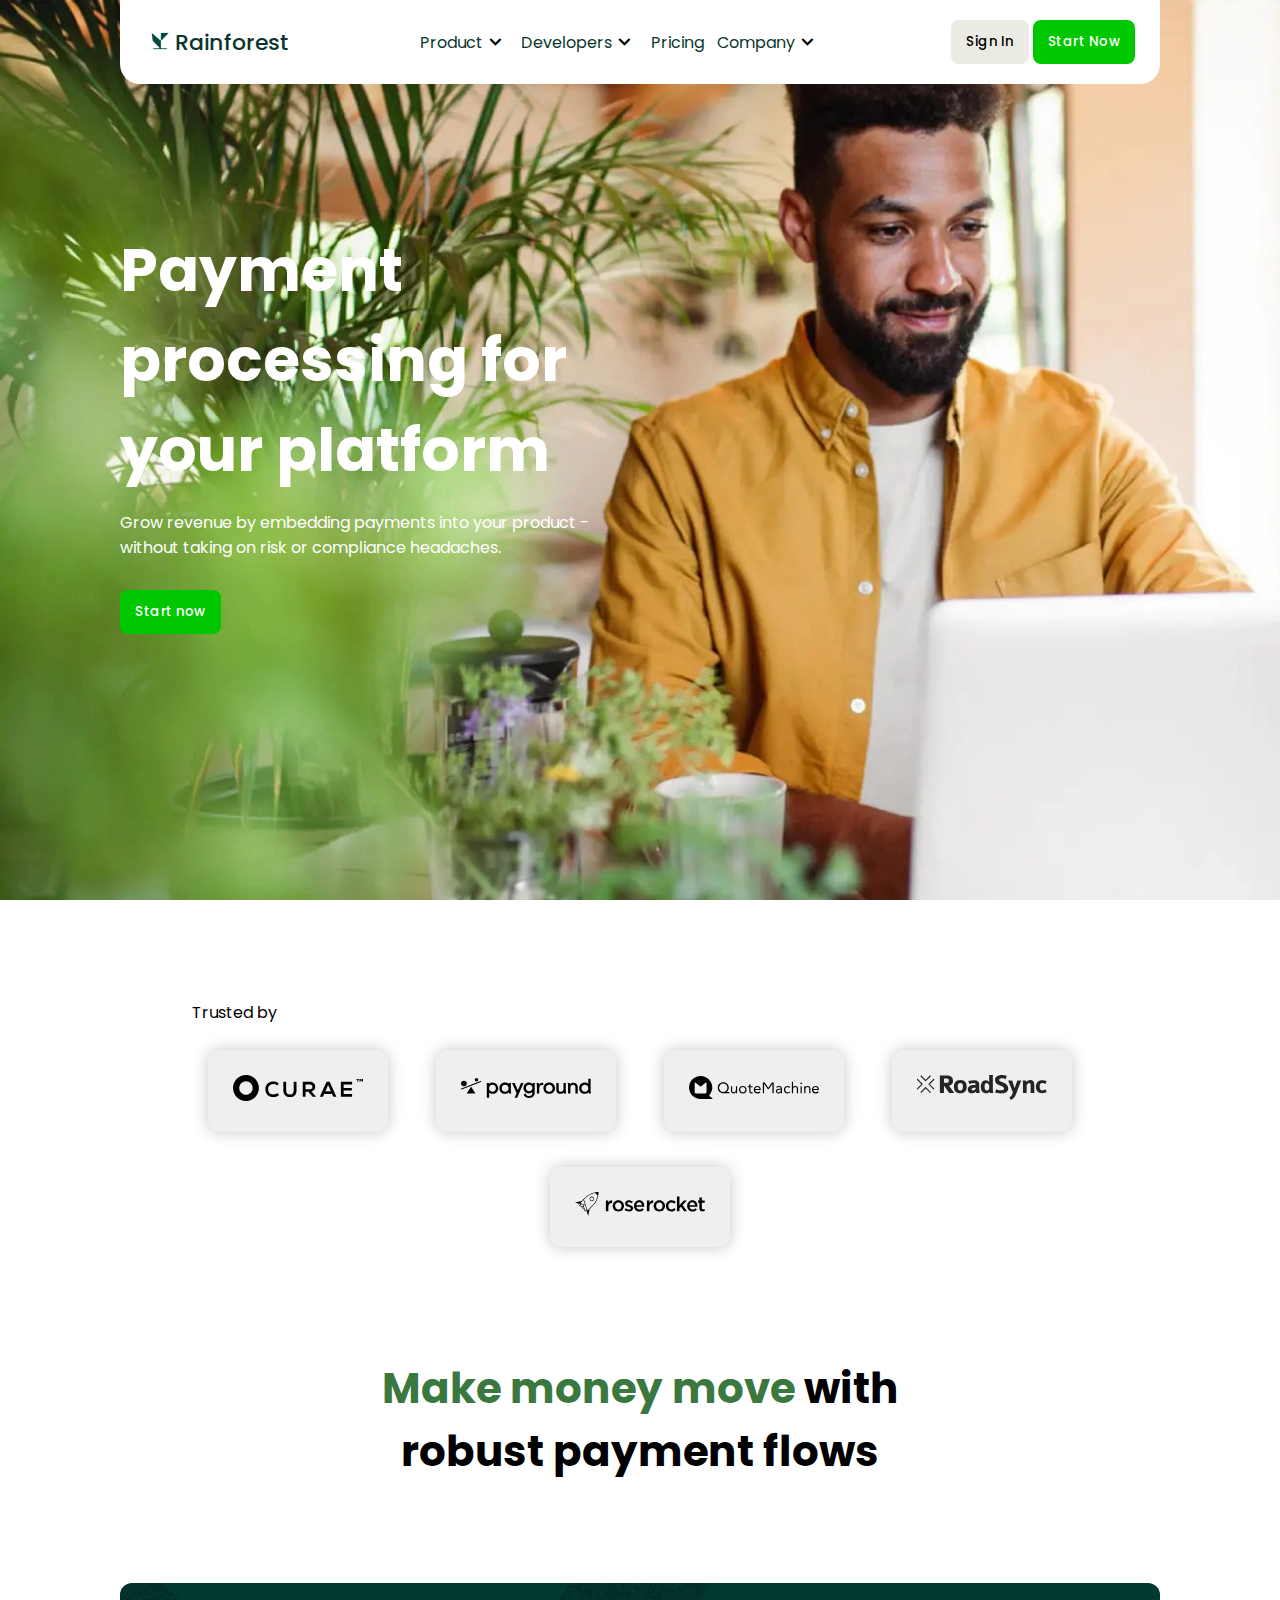
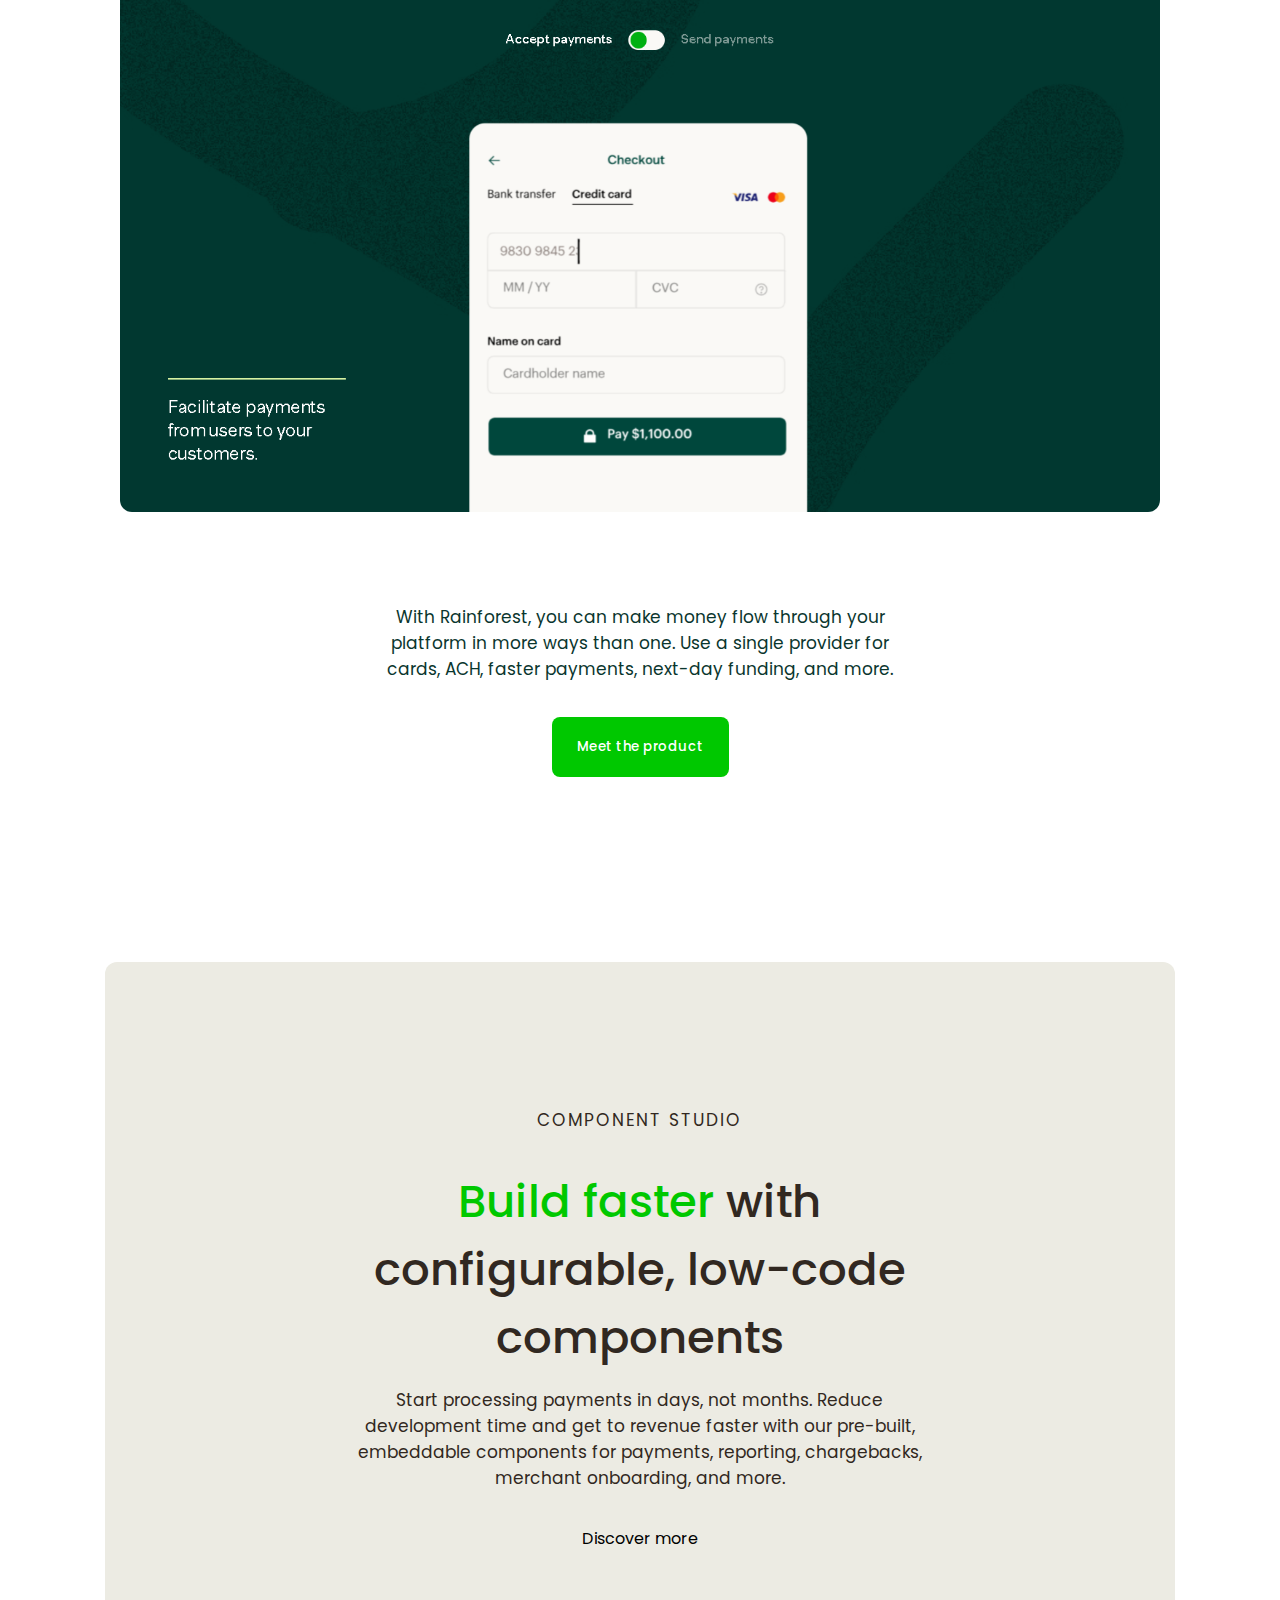
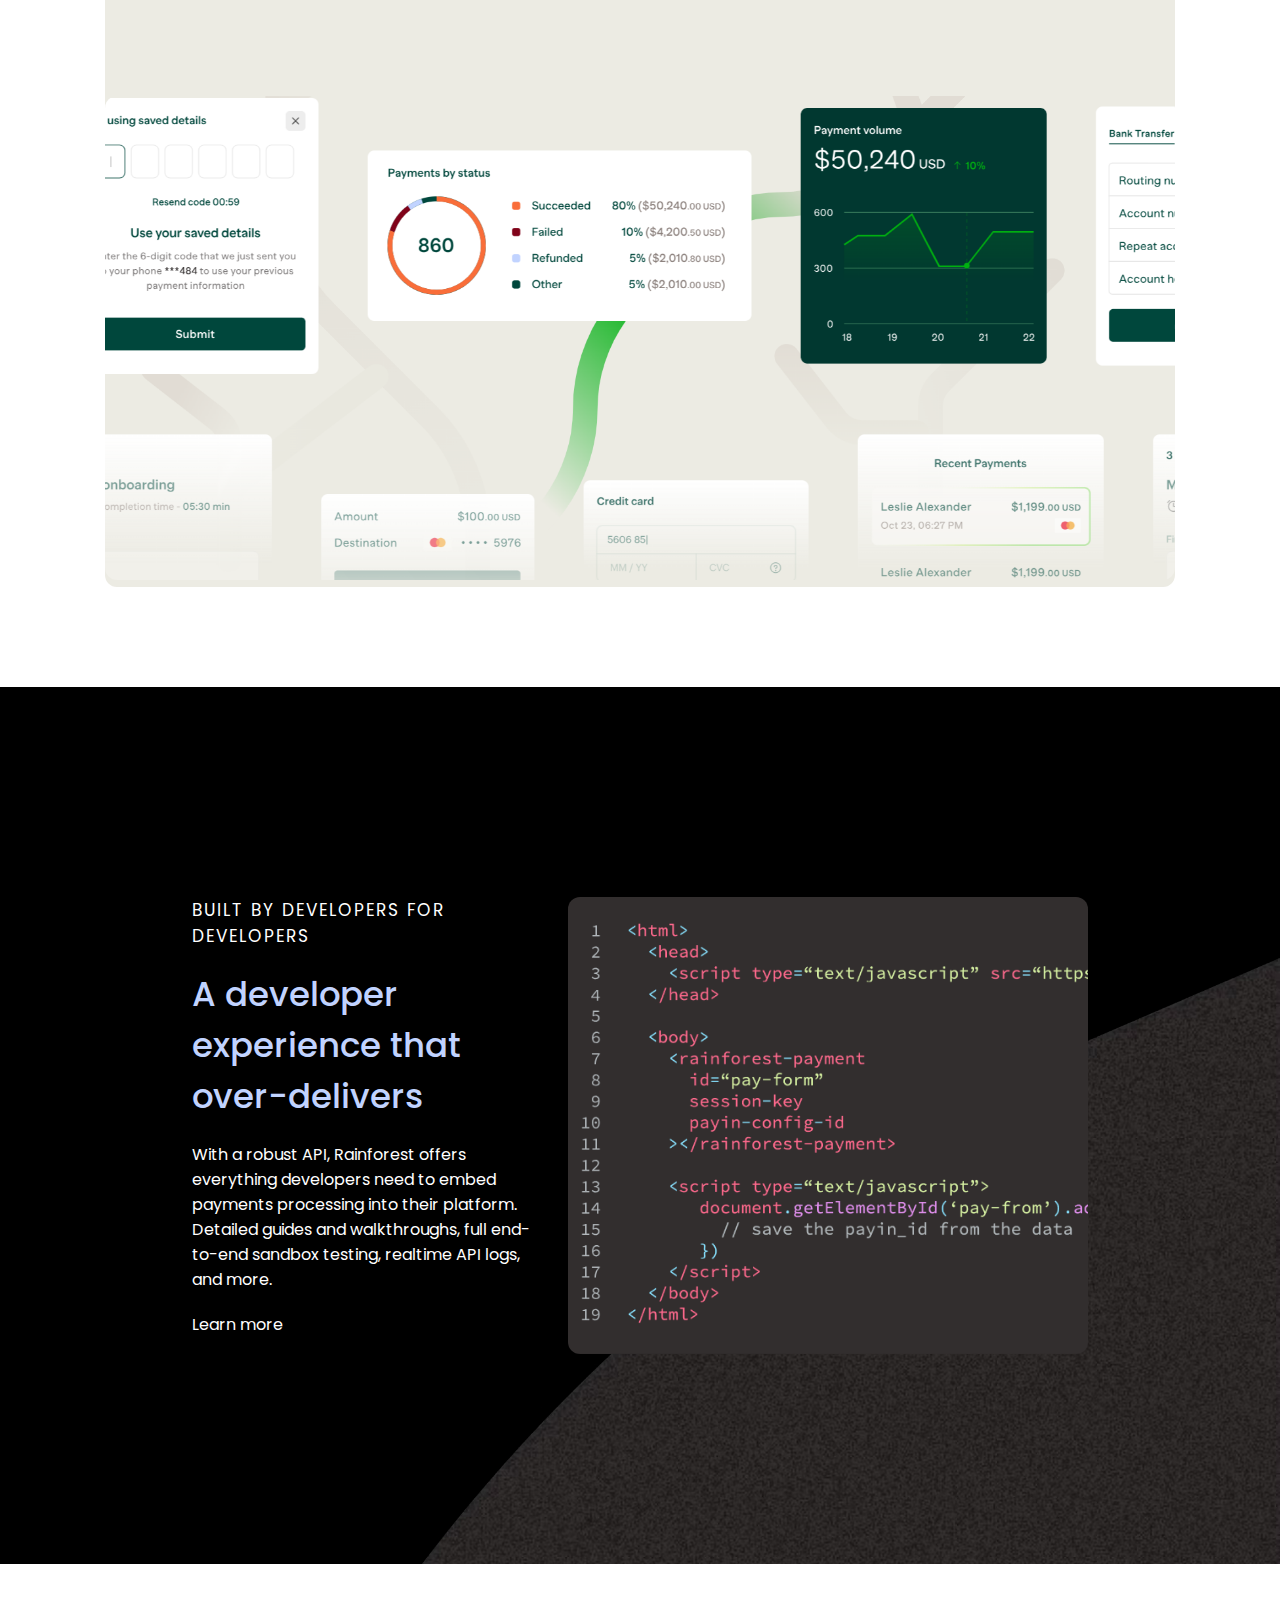
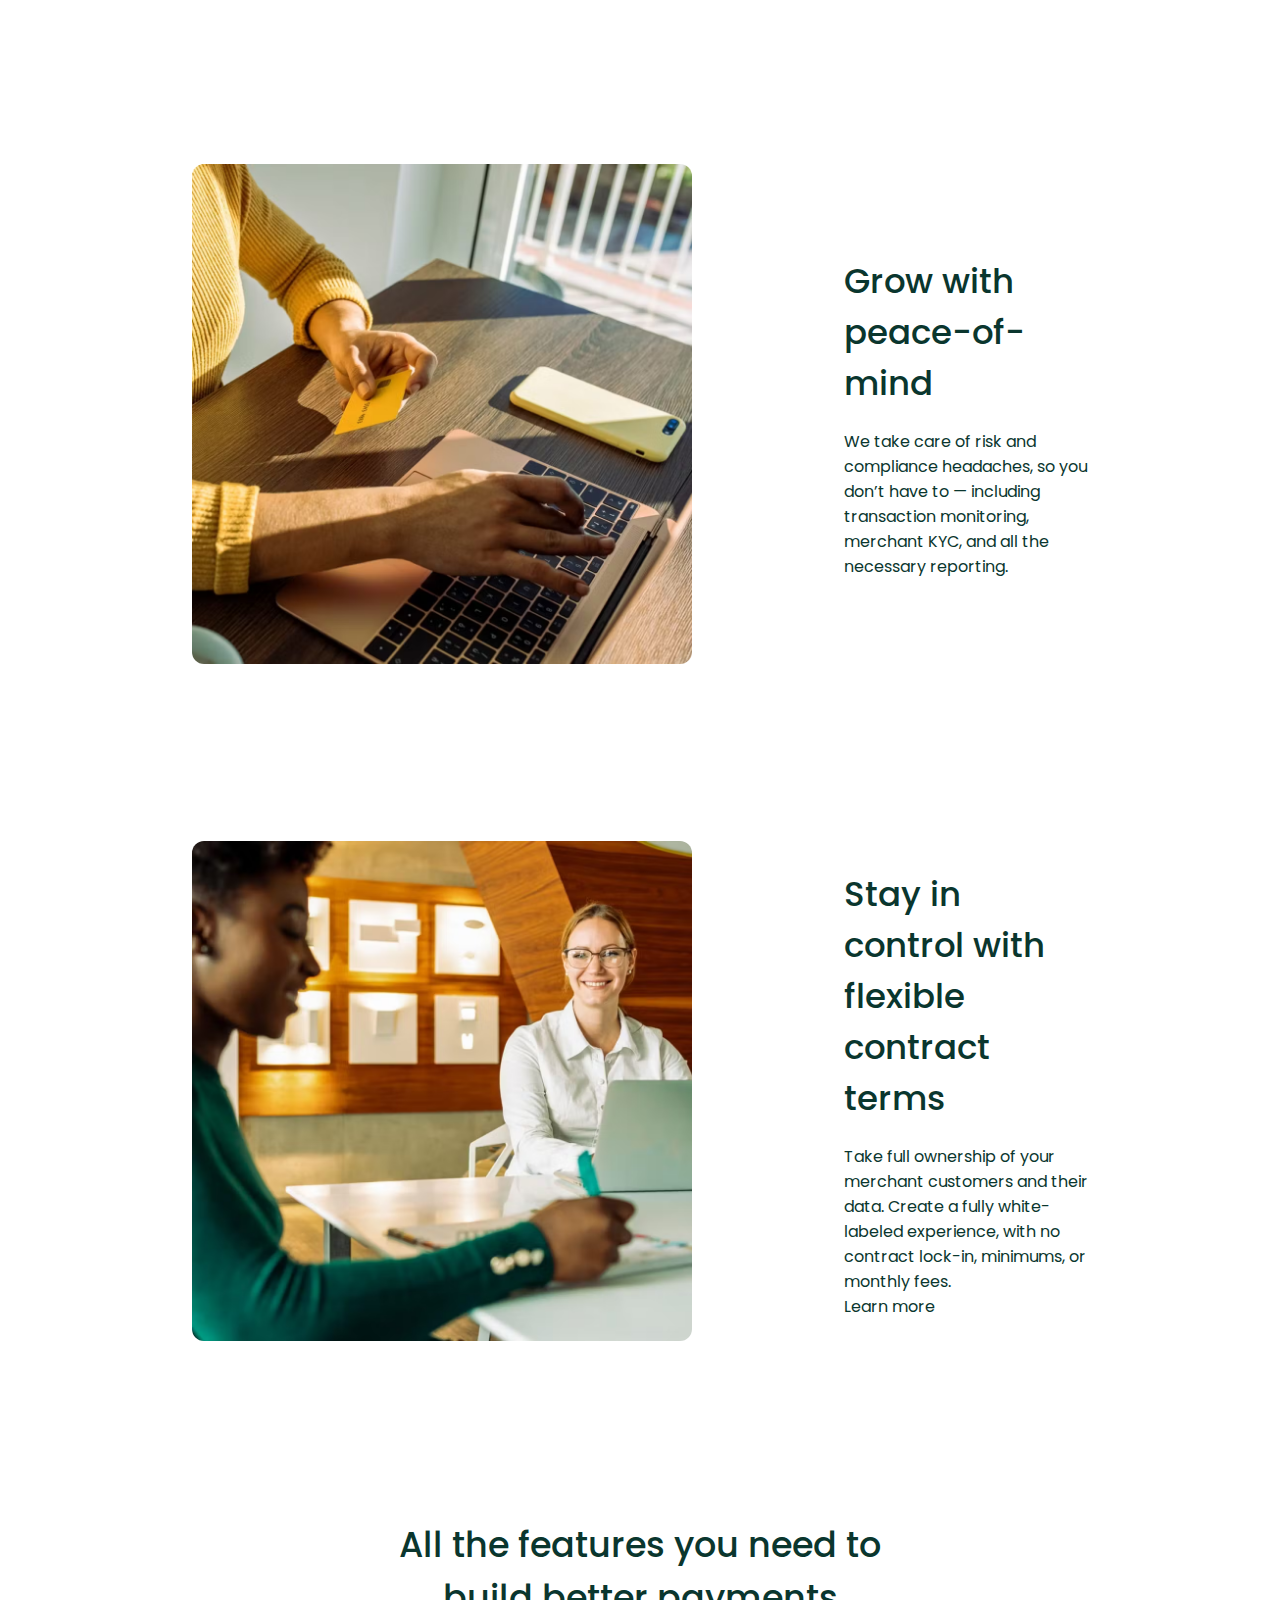
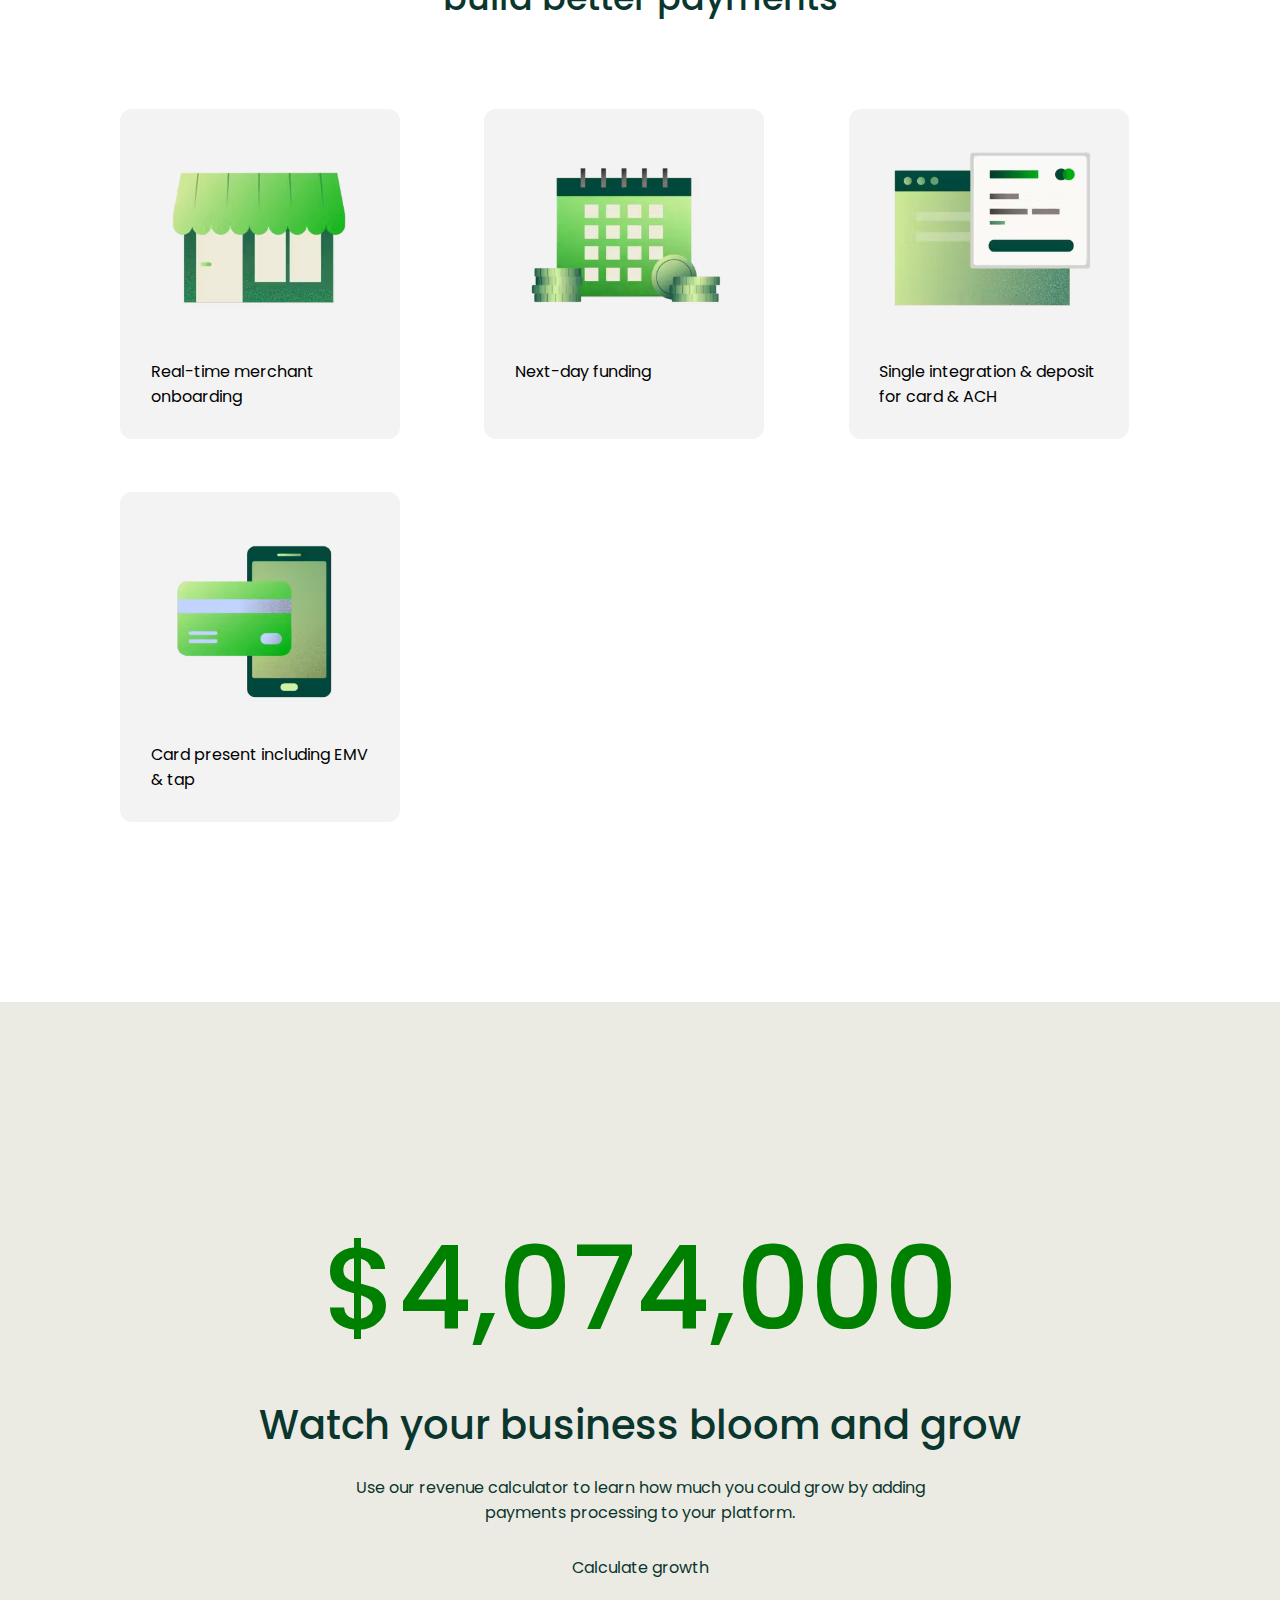
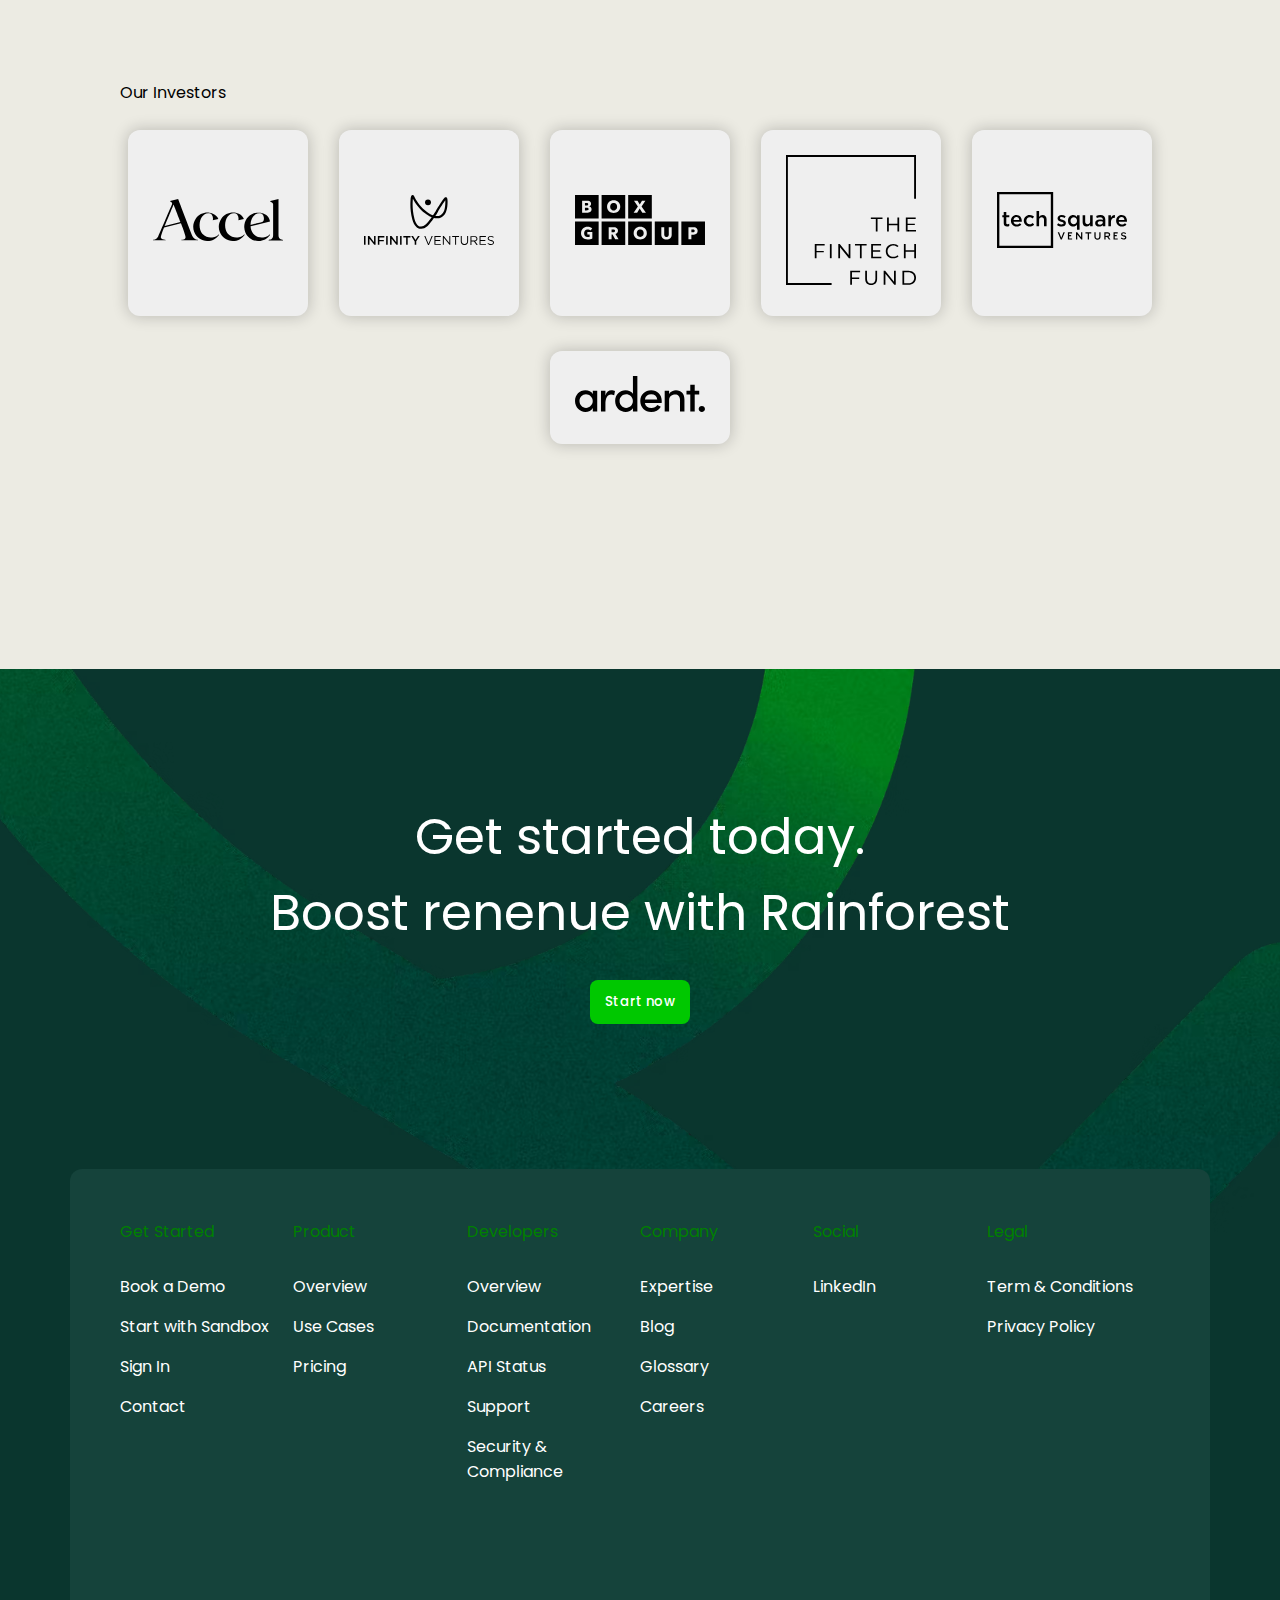
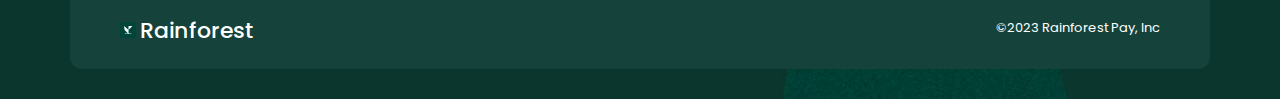
<file: index.html>
<!DOCTYPE html>
<html lang="en">
  <head>
    <meta charset="UTF-8" />
    <meta name="viewport" content="width=device-width, initial-scale=1.0" />
    <title>Rainforest Pay</title>
    <link rel="stylesheet" href="./style.css" type="text/css" />
    <link
      href="https://unpkg.com/boxicons@2.1.4/css/boxicons.min.css"
      rel="stylesheet"
    />
    <link
      rel="icon"
      type="image/png"
      sizes="32x32"
      href="./img/titleicon.png"
    />
    <script src="./script.js" defer></script>
    <script src="./jquery.js"></script>
  </head>

  <body>
    <div class="container">
      <div class="div1">
        <span class="bgimg"></span>
        <div class="imgtext">
          <h1>Payment processing for your platform</h1>
          <p>
            Grow revenue by embedding payments into your product - without
            taking on risk or compliance headaches.
          </p>
          <button type="button" id="greenbtn">Start now</button>
        </div>
        <div class="navdiv">
          <div class="nav">
            <div class="logo">
              <img src="./img/rainforest-logo.png" alt="" />
              <span><a href="./index.html" class="white">Rainforest</a></span>
            </div>
            <div class="navlinks">
              <li class="link" id="link1">
                <a href="product.html" class="navitem">Product</a
                ><i class="bx bx-chevron-down bx-sm"></i>
              </li>
              <li class="link" id="link2">
                <a href="developers.html" class="navitem">Developers</a
                ><i class="bx bx-chevron-down bx-sm"></i>
              </li>
              <li id="link3"><a href="./pricing.html">Pricing</a></li>
              <li class="link" id="link4">
                <a href="./company.html" class="navitem">Company</a
                ><i class="bx bx-chevron-down bx-sm"></i>
              </li>
            </div>
            <div class="twobtns">
              <button>Sign In</button>
              <button>Start Now</button>
            </div>

            <span class="bar"><i class="fa-solid fa-bars"></i></span>
            <!-- <i class="fa-solid fa-xmark"></i> -->
          </div>
          <!-- First One -->
          <div class="box4" id="forproduct">
            <div class="box">
              <img src="./img/overviewimg.avif" alt="" />
              <div class="text">
                <p>Overview</p>
                <p>Learn more about our product.</p>
              </div>
            </div>
            <div class="box">
              <img src="./img/usecases.avif" alt="" />
              <div class="text">
                <p>Use Cases</p>
                <p>Move money in multiple directions.</p>
              </div>
            </div>
            <div class="box">
              <img src="./img/calculate.avif" alt="" />
              <div class="text">
                <p>Calculate ROI</p>
                <p>Make cost savings, boost revenue.</p>
              </div>
            </div>
            <div class="box" id="lastbox">
              <img src="./img/hand.avif" alt="" />
              <div class="text">
                <p>Get Started</p>
                <p>Start building with low-code componenets</p>
              </div>
            </div>
          </div>

          <!-- Second One -->

          <div class="box4" id="fordevelopers">
            <div class="box">
              <img src="./img/overview2.avif" alt="" />
              <div class="text">
                <p>Overview</p>
                <p>Build faster with low-code components.</p>
              </div>
            </div>
            <div class="box">
              <img src="./img/docu.avif" alt="" />
              <div class="text">
                <p>Documentation</p>
                <p>Explore our detailed guides.</p>
              </div>
            </div>
            <div class="box">
              <img src="./img/support.avif" alt="" />
              <div class="text">
                <p>Support</p>
                <p>Get technical support.</p>
              </div>
            </div>
            <div class="box">
              <img src="./img/secure.avif" alt="" />
              <div class="text">
                <p>Security & Compliance</p>
                <p>Keep your data secure.</p>
              </div>
            </div>
          </div>

          <!-- Third One -->

          <div class="box4" id="forcompany">
            <div class="textdiv">
              <div>
                <p>Our Expertise</p>
                <p>Learn more about our team.</p>
              </div>
              <div>
                <p>Contact</p>
                <p>Get all the support you need.</p>
              </div>
            </div>
            <div class="textdiv">
              <div>
                <p>Careers</p>
                <p>Grow with us and find your place.</p>
              </div>
              <div>
                <p>Client Spotlight</p>
                <p>Meet our clients.</p>
              </div>
            </div>
            <div class="textdiv">
              <div>
                <p>Blog</p>
                <p>Explore the tree of knowledge.</p>
              </div>
              <div>
                <p>Newsroom</p>
                <p>Get the lates from Rainforest.</p>
              </div>
            </div>

            <div class="box" id="lastbox">
              <img src="./img/hand.avif" alt="" />
              <div class="text">
                <p>Get Started</p>
                <p>Start building with low-code componenets</p>
              </div>
            </div>
          </div>

          <div class="togglenav display" style="display: none">
            <div>
              <div id="navbarlink" class="head border">
                <div class="txtstyle">
                  <p>Product</p>
                  <i
                    class="bx bx-chevron-down bx-sm"
                    style="color: var(--green)"
                  ></i>
                </div>

                <div class="hiddenbox" style="display: none">
                  <h5><a href="product.html">Overview</a></h5>
                  <p class="border">Learn more about our product.</p>

                  <h5>Use Cases</h5>
                  <p class="border">Make money in multiple directions.</p>

                  <h5><a href="pricing.html">Calculate ROI</a></h5>
                  <p class="">Make cost savings, boost revenue.</p>
                </div>
              </div>

              <div id="navbarlink" class="head border">
                <div class="txtstyle">
                  <p>Developers</p>
                  <i
                    class="bx bx-chevron-down bx-sm"
                    style="color: var(--green)"
                  ></i>
                </div>

                <div class="hiddenbox" style="display: none">
                  <h5><a href="developers.html">Overview</a></h5>
                  <p class="border">Build faster with low-code components.</p>

                  <h5>Documentation</h5>
                  <p class="border">Explore our detailed guides.</p>

                  <h5>Support</h5>
                  <p class="border">Get technical support.</p>

                  <h5>Security & Compliance</h5>
                  <p class="">Keep your data secure.</p>
                </div>
              </div>

              <div class="head border">
                <div class="txtstyle">
                  <p>
                    <a
                      style="text-decoration: none; color: #fff"
                      href="pricing.html"
                      >Pricing</a
                    >
                  </p>
                </div>
              </div>
              <div id="navbarlink" class="head border">
                <div class="txtstyle">
                  <p>Company</p>
                  <i
                    class="bx bx-chevron-down bx-sm"
                    style="color: var(--green)"
                  ></i>
                </div>

                <div class="hiddenbox" style="display: none">
                  <h5><a href="company.html">Our Expertise</a></h5>
                  <p class="border">Learn more about our team.</p>

                  <h5>Careers</h5>
                  <p class="border">Grow with us and find your place.</p>

                  <h5>Blog</h5>
                  <p class="border">Explore the tree of knowledge.</p>

                  <h5>Contact</h5>
                  <p class="border">Get all the support you need.</p>

                  <h5>Client Spotlight</h5>
                  <p class="border">Meet our clients.</p>

                  <h5>Newsroom</h5>
                  <p class="">Get the latest from Rainforest.</p>
                </div>
              </div>

              <div style="display: flex; justify-content: center; gap: 10px">
                <button id="greenbtn" style="background: #fff; color: green">
                  Sign In
                </button>
                <button id="greenbtn">Start now</button>
              </div>
            </div>
          </div>
        </div>
      </div>
      <div class="div2">
        <span>Trusted by</span>
        <div class="btns">
          <button><img src="./img/curae_black-1.svg" alt="" /></button>
          <button><img src="./img/payground_black-1.svg" alt="" /></button>
          <button><img src="./img/quotemachine_black-1.svg" alt="" /></button>
          <button><img src="./img/roadsync_black-2.svg" alt="" /></button>
          <button><img src="./img/roserocket_black-1.svg" alt="" /></button>
        </div>
        <div class="title">
          <h1><span style="color: var(--green)">Make money move</span> with</h1>
          <h1>robust payment flows</h1>
        </div>
      </div>
      <div class="div3">
        <div class="img">
          <img src="./img/payment.png" alt="" />
        </div>
        <div class="text">
          <p>
            With Rainforest, you can make money flow through your platform in
            more ways than one. Use a single provider for cards, ACH, faster
            payments, next-day funding, and more.
          </p>
          <button id="greenbtn">Meet the product</button>
        </div>
      </div>
      <div class="div4">
        <div class="studio">
          <p style="letter-spacing: 2px">COMPONENT STUDIO</p>
          <h1>
            <span style="color: rgb(0, 200, 0)">Build faster</span> with
            configurable, low-code components
          </h1>
          <p>
            Start processing payments in days, not months. Reduce development
            time and get to revenue faster with our pre-built, embeddable
            components for payments, reporting, chargebacks, merchant
            onboarding, and more.
          </p>
          <a href="">Discover more</a>
        </div>
        <div class="imgslide">
          <img src="./img/slideimg.png" alt="" />
        </div>
      </div>
      <div class="div5">
        <div class="box">
          <div class="devtext">
            <p class="header">BUILT BY DEVELOPERS FOR DEVELOPERS</p>
            <h1>A developer experience that over-delivers</h1>
            <p>
              With a robust API, Rainforest offers everything developers need to
              embed payments processing into their platform. Detailed guides and
              walkthroughs, full end-to-end sandbox testing, realtime API logs,
              and more.
            </p>
            <a href="">Learn more</a>
          </div>
          <div class="img">
            <img src="./img/codeimg.png" alt="" />
          </div>
        </div>
      </div>
      <div class="div6">
        <div class="first">
          <div class="img2">
            <img src="./img/laptop.avif" alt="" />
          </div>
          <div class="text">
            <h1>Grow with</h1>
            <h1>peace-of-mind</h1>
            <p>
              We take care of risk and compliance headaches, so you don’t have
              to — including transaction monitoring, merchant KYC, and all the
              necessary reporting.
            </p>
          </div>
        </div>
        <div class="second">
          <div class="img2">
            <img src="./img/team.avif" alt="" />
          </div>
          <div class="text">
            <h1>Stay in control with</h1>
            <h1>flexible contract terms</h1>
            <p>
              Take full ownership of your merchant customers and their data.
              Create a fully white-labeled experience, with no contract lock-in,
              minimums, or monthly fees.
            </p>
            <a href="">Learn more</a>
          </div>
        </div>
      </div>
      <div class="div7">
        <div class="text">
          <h1>All the features you need to</h1>
          <h1>build better payments</h1>
        </div>
        <div class="cards">
          <div class="card1">
            <img src="./img/merchant.avif" alt="" />
            <p>Real-time merchant onboarding</p>
          </div>
          <div class="card2">
            <img src="./img/fund.avif" alt="" />
            <p>Next-day funding</p>
          </div>
          <div class="card3">
            <img src="./img/deposit.avif" alt="" />
            <p>Single integration & deposit for card & ACH</p>
          </div>
          <div class="card4">
            <img src="./img/card.avif" alt="" />
            <p>Card present including EMV & tap</p>
          </div>
        </div>
      </div>
      <div class="div8">
        <div class="moneytext">
          <h1>$4,074,000</h1>
          <h2>Watch your business bloom and grow</h2>
          <p style="margin-bottom: 30px">
            Use our revenue calculator to learn how much you could grow by
            adding payments processing to your platform.
          </p>
          <a href="">Calculate growth</a>
        </div>
        <div class="box6">
          <span>Our Investors</span>
          <div class="btns">
            <button><img src="./img/accel_black-1.svg" alt="" /></button>
            <button>
              <img src="./img/infinityventures_black-1.svg" alt="" />
            </button>
            <button><img src="./img/boxgroup_black-1.svg" alt="" /></button>
            <button>
              <img src="./img/thefintechfund_black-1.svg" alt="" />
            </button>
            <button>
              <img src="./img/techsquareventures_black-1.svg" alt="" />
            </button>
            <button><img src="./img/ardent_black-1.svg" alt="" /></button>
          </div>
        </div>
      </div>
      <div class="div9">
        <div class="text">
          <p>Get started today.</p>
          <p>Boost renenue with Rainforest</p>
          <button id="greenbtn">Start now</button>
        </div>
        <div class="lastsection">
          <div class="firstdiv">
            <ul>
              <span>Get Started</span>
              <li><a class="underlineStyle" href="">Book a Demo</a></li>
              <li><a class="underlineStyle" href="">Start with Sandbox</a></li>
              <li><a class="underlineStyle" href="">Sign In</a></li>
              <li><a class="underlineStyle" href="">Contact</a></li>
            </ul>

            <ul>
              <span>Product</span>
              <li><a class="underlineStyle" href="">Overview</a></li>
              <li><a class="underlineStyle" href="">Use Cases</a></li>
              <li><a class="underlineStyle" href="">Pricing</a></li>
            </ul>

            <ul>
              <span>Developers</span>
              <li><a class="underlineStyle" href="">Overview</a></li>
              <li><a class="underlineStyle" href="">Documentation</a></li>
              <li><a class="underlineStyle" href="">API Status</a></li>
              <li><a class="underlineStyle" href="">Support</a></li>
              <li>
                <a class="underlineStyle" href="">Security & Compliance</a>
              </li>
            </ul>

            <ul>
              <span>Company</span>
              <li><a class="underlineStyle" href="">Expertise</a></li>
              <li><a class="underlineStyle" href="">Blog</a></li>
              <li><a class="underlineStyle" href="">Glossary</a></li>
              <li><a class="underlineStyle" href="">Careers</a></li>
            </ul>

            <ul>
              <span>Social</span>
              <li><a class="underlineStyle" href="">LinkedIn</a></li>
            </ul>

            <ul>
              <span>Legal</span>
              <li><a class="underlineStyle" href="">Term & Conditions</a></li>
              <li><a class="underlineStyle" href="">Privacy Policy</a></li>
            </ul>
          </div>
          <div class="seconddiv">
            <div class="logo">
              <img src="./img/icon.png" alt="" />
              <span>Rainforest</span>
            </div>
            <div class="footer">
              <span>&copy;2023 Rainforest Pay, Inc</span>
            </div>
          </div>
        </div>
      </div>
    </div>
  </body>
</html>
</file>
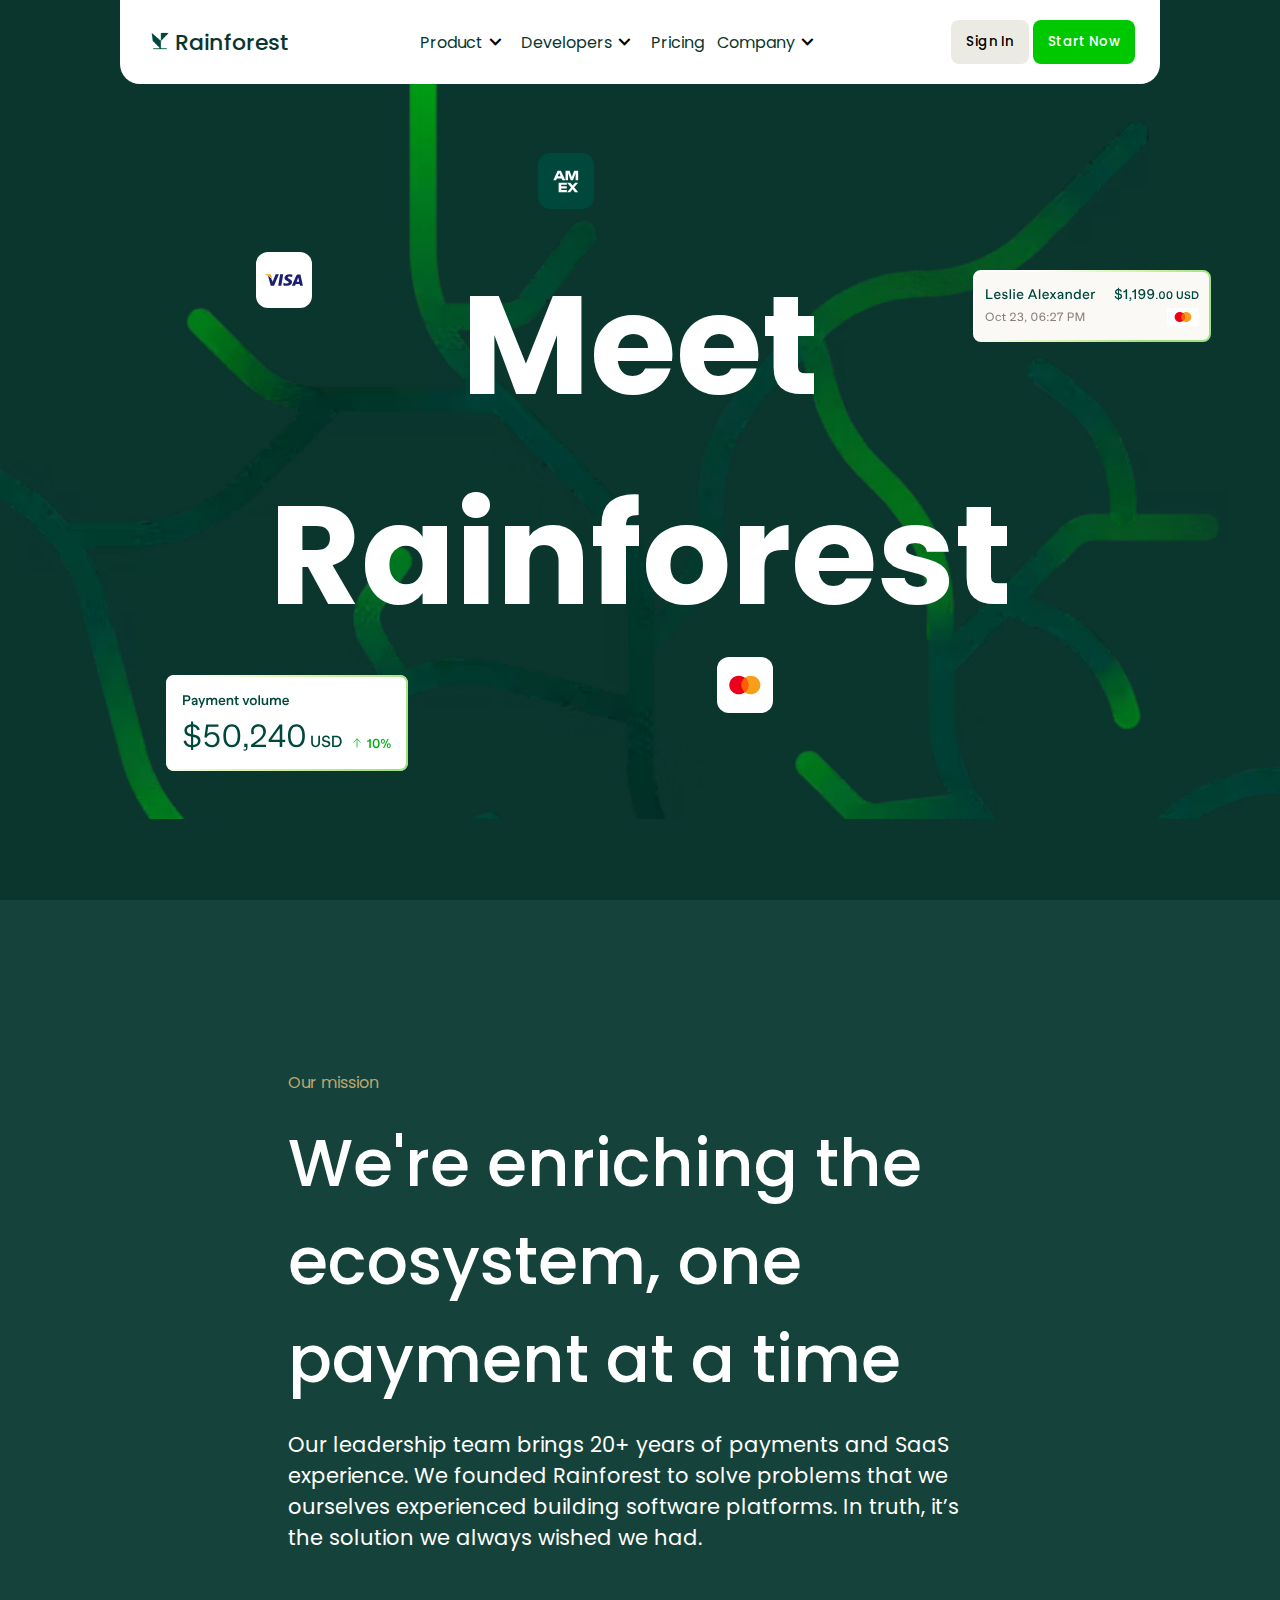
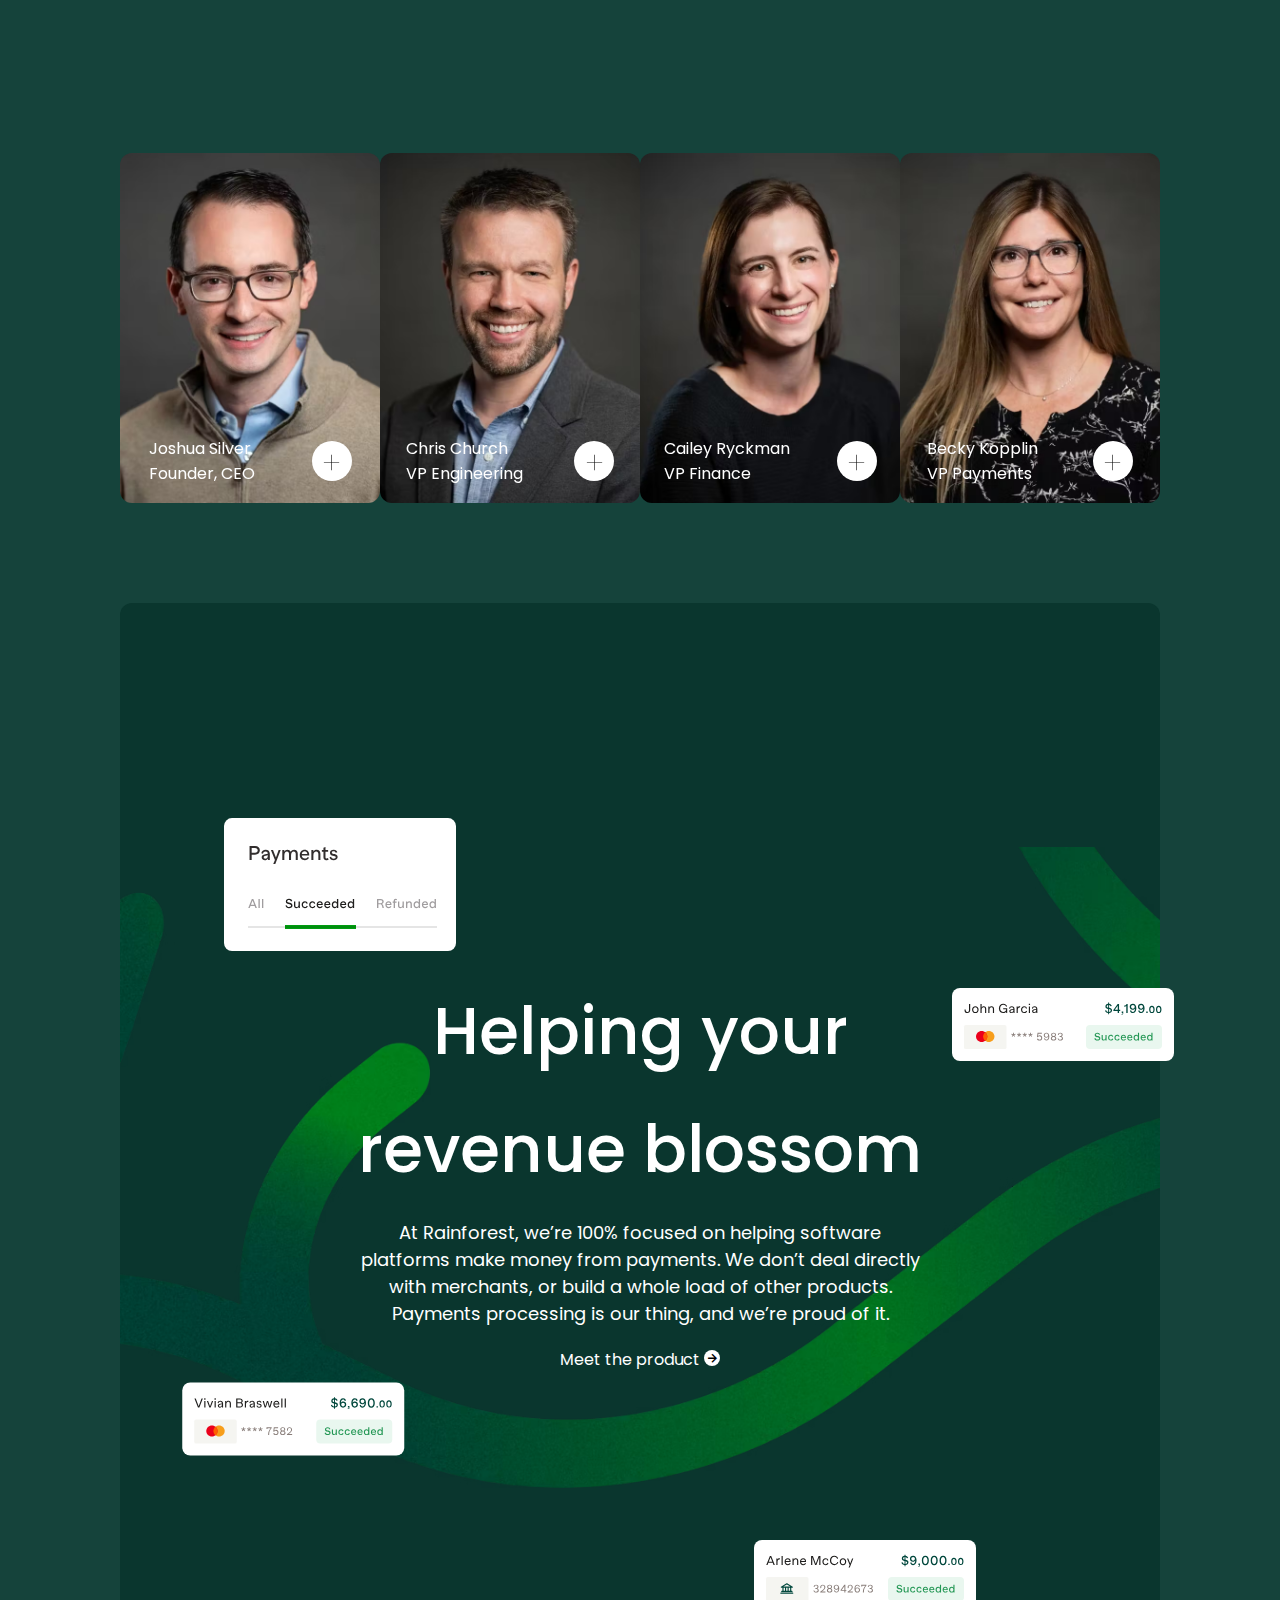
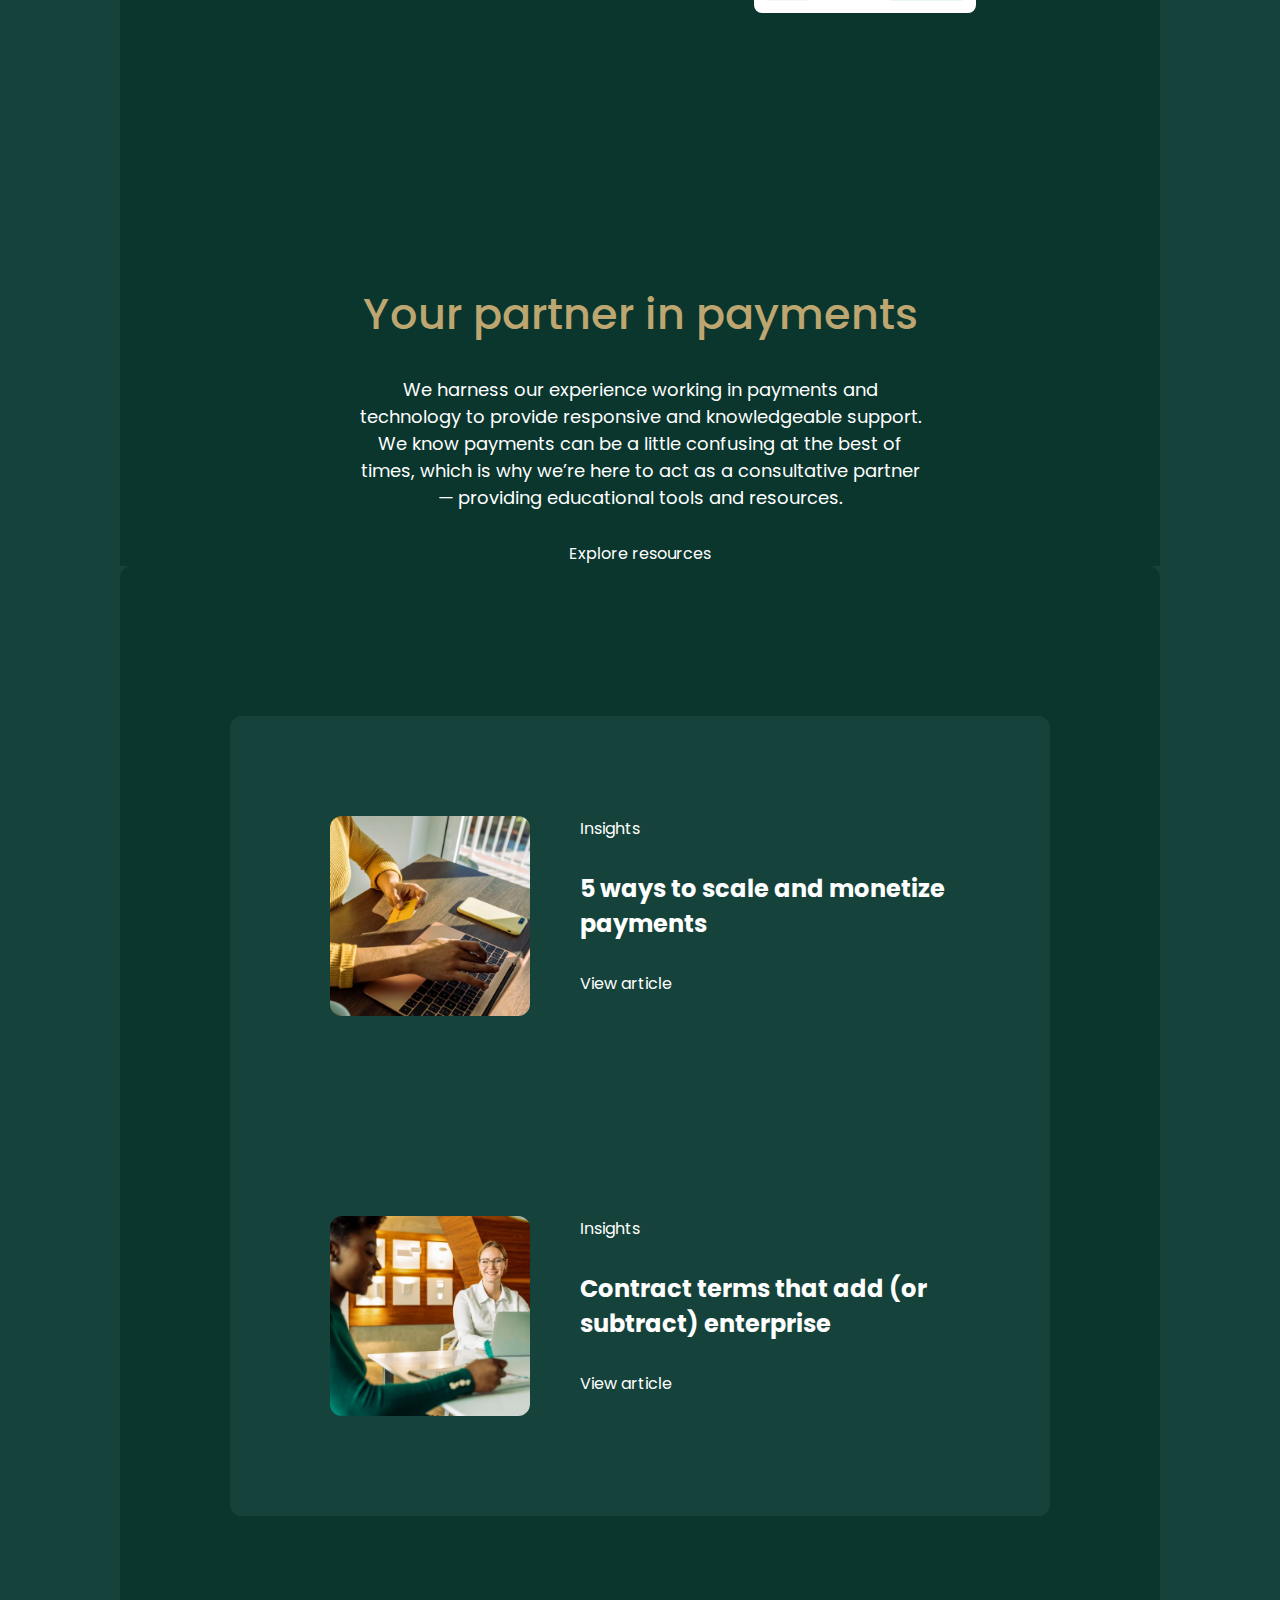
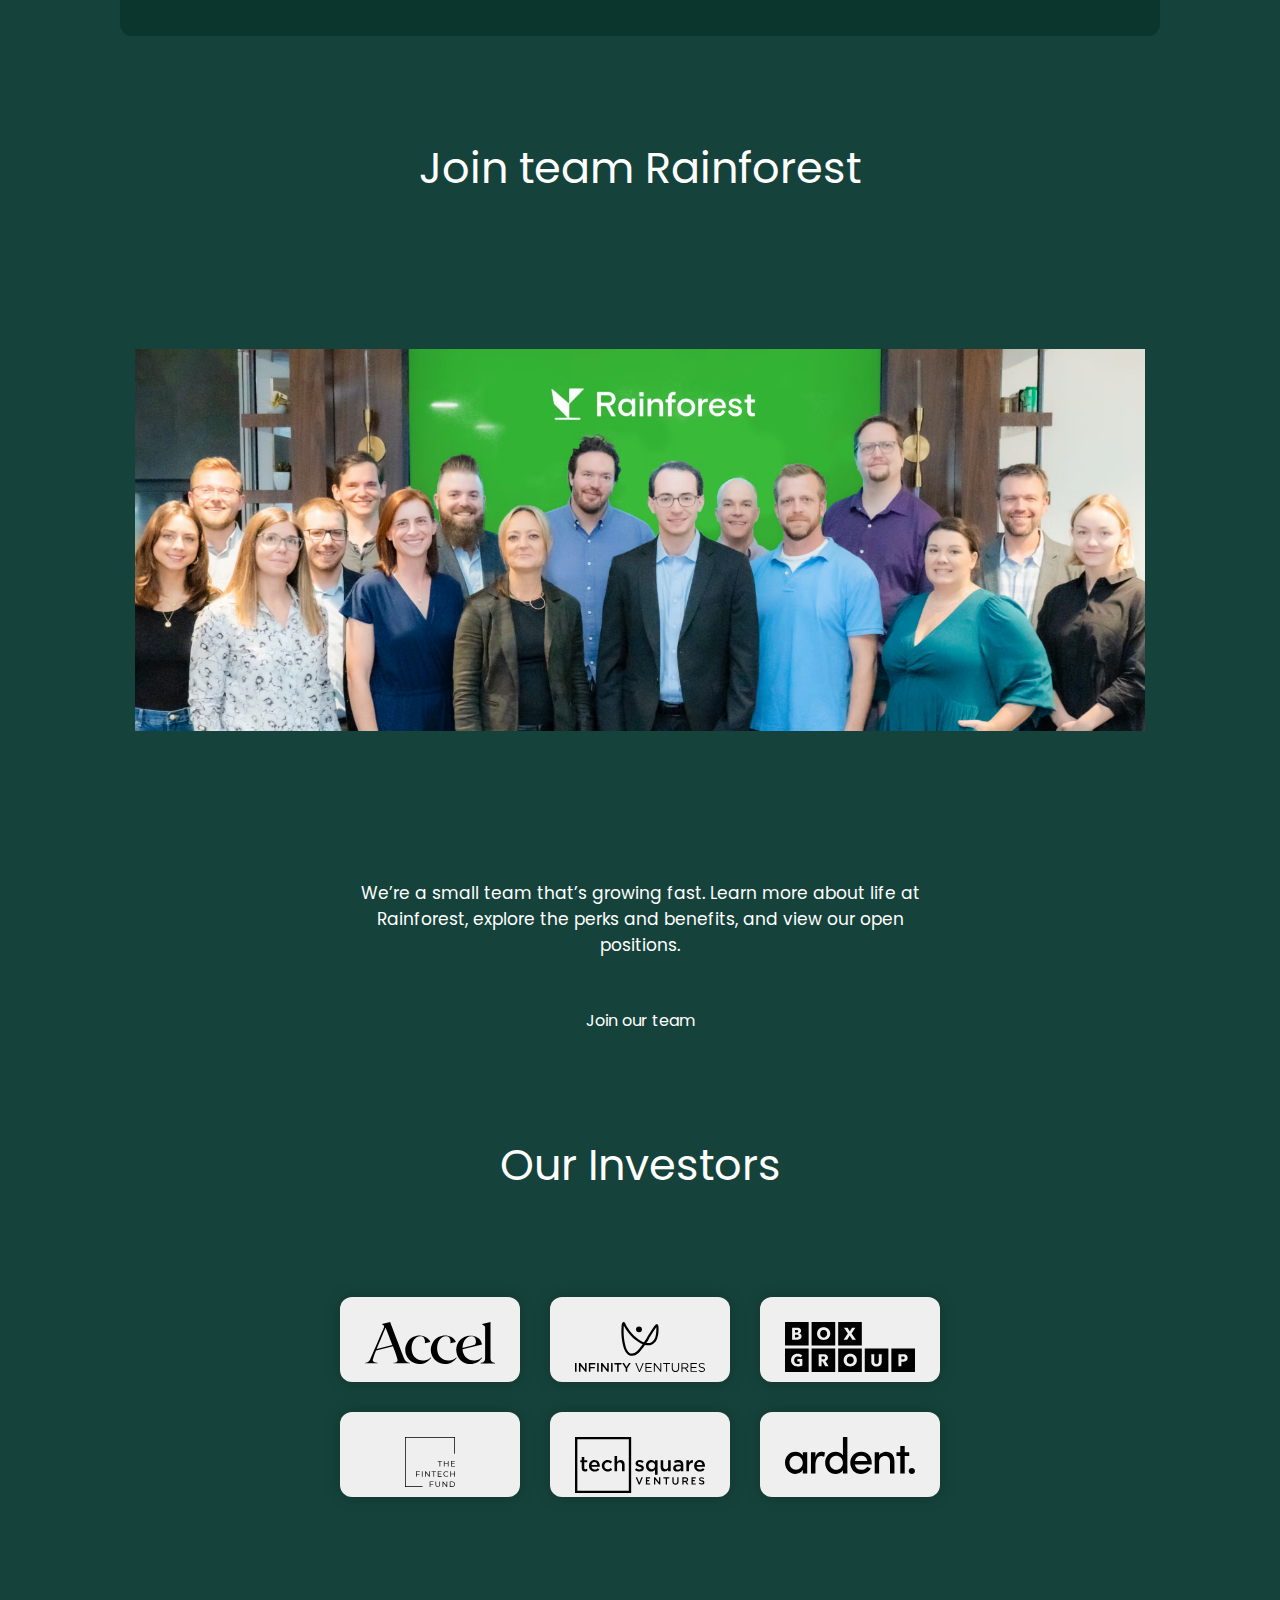
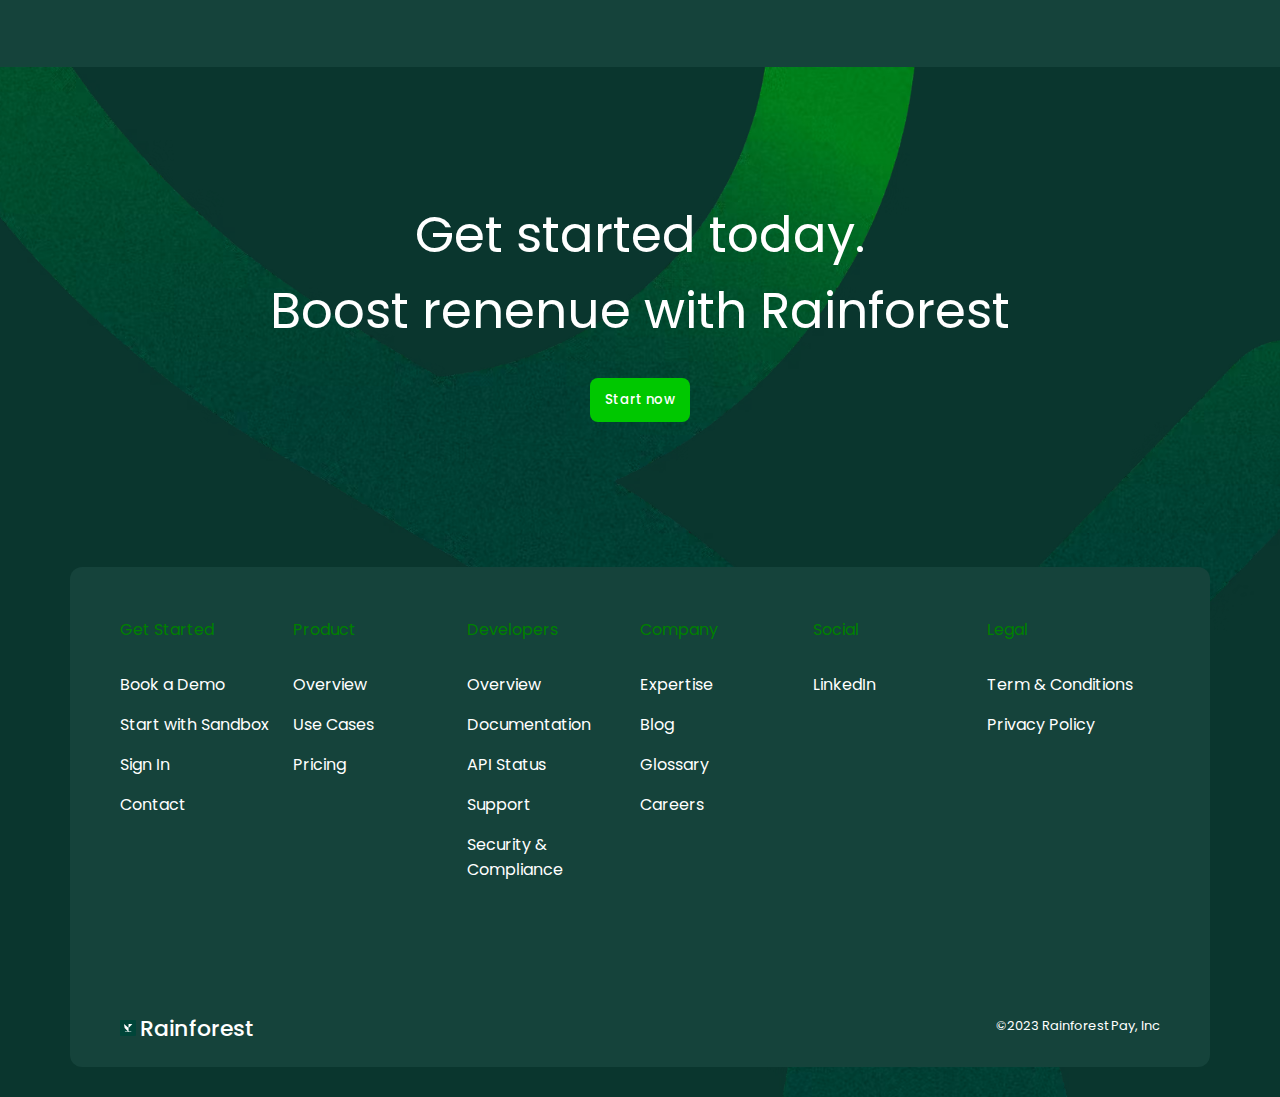
<file: company.html>
<!DOCTYPE html>
<html lang="en">

<head>
    <meta charset="UTF-8">
    <meta name="viewport" content="width=device-width, initial-scale=1.0">
    <title>Rainforest Pay</title>
    <link rel="stylesheet" href="./style.css" type="text/css">
    <link href='https://unpkg.com/boxicons@2.1.4/css/boxicons.min.css' rel='stylesheet'>
    <script src="./script.js" defer></script>
    <script src="./jquery.js"></script>
</head>

<body>
    <div class="container">
        <div class="div1" id="companydiv1">
            <!-- <span id="bgimg"></span> -->
            <img id="bgimg" src="./img/graphic-expertise.avif" alt="">
            <div id="imgtext">
                <div>
                    <h1>Meet</h1>
                    <h1>Rainforest</h1>
                </div>
            </div>
            <img id="visa" src="./img/Visa.svg" alt="">
            <img id="amex" src="./img/Amex.svg" alt="">
            <img id="payment" src="./img/paymentvolume.svg" alt="">
            <img id="leslie" src="./img/leslie.svg" alt="">
            <img id="master" src="./img/Mastercard.svg" alt="">
            <div class="navdiv">
                <div class="nav">
                    <div class="logo">
                        <img src="./img/rainforest-logo.png" alt="">
                        <span><a href="./index.html" class="white">Rainforest</a></span>
                    </div>
                    <div class="navlinks">
                        <li class="link" id="link1"><a href="product.html" class="navitem">Product</a><i
                                class='bx bx-chevron-down bx-sm'></i>
                        </li>
                        <li class="link" id="link2"><a href="developers.html" class="navitem">Developers</a><i
                                class='bx bx-chevron-down bx-sm'></i></li>
                        <li id="link3"><a href="./pricing.html">Pricing</a></li>
                        <li class="link" id="link4"><a href="./company.html" class="navitem">Company</a><i
                                class='bx bx-chevron-down bx-sm'></i></li>
                    </div>
                    <div class="twobtns">
                        <button>Sign In</button>
                        <button>Start Now</button>
                    </div>

                    <span class="bar"><i class="fa-solid fa-bars"></i></span>
                    <!-- <i class="fa-solid fa-xmark"></i> -->
                </div>
                <!-- First One -->
                <div class="box4" id="forproduct">
                    <div class="box">
                        <img src="./img/overviewimg.avif" alt="">
                        <div class="text">
                            <p>Overview</p>
                            <p>Learn more about our product.</p>
                        </div>
                    </div>
                    <div class="box">
                        <img src="./img/usecases.avif" alt="">
                        <div class="text">
                            <p>Use Cases</p>
                            <p>Move money in multiple directions.</p>
                        </div>
                    </div>
                    <div class="box">
                        <img src="./img/calculate.avif" alt="">
                        <div class="text">
                            <p>Calculate ROI</p>
                            <p>Make cost savings, boost revenue.</p>
                        </div>
                    </div>
                    <div class="box" id="lastbox">
                        <img src="./img/hand.avif" alt="">
                        <div class="text">
                            <p>Get Started</p>
                            <p>Start building with low-code componenets</p>
                        </div>
                    </div>
                </div>

                <!-- Second One -->

                <div class="box4" id="fordevelopers">
                    <div class="box">
                        <img src="./img/overview2.avif" alt="">
                        <div class="text">
                            <p>Overview</p>
                            <p>Build faster with low-code components.</p>
                        </div>
                    </div>
                    <div class="box">
                        <img src="./img/docu.avif" alt="">
                        <div class="text">
                            <p>Documentation</p>
                            <p>Explore our detailed guides.</p>
                        </div>
                    </div>
                    <div class="box">
                        <img src="./img/support.avif" alt="">
                        <div class="text">
                            <p>Support</p>
                            <p>Get technical support.</p>
                        </div>
                    </div>
                    <div class="box">
                        <img src="./img/secure.avif" alt="">
                        <div class="text">
                            <p>Security & Compliance</p>
                            <p>Keep your data secure.</p>
                        </div>
                    </div>
                </div>

                <!-- Third One -->

                <div class="box4" id="forcompany">
                    <div class="textdiv">
                        <div>
                            <p>Our Expertise</p>
                            <p>Learn more about our team.</p>
                        </div>
                        <div>
                            <p>Contact</p>
                            <p>Get all the support you need.</p>
                        </div>
                    </div>
                    <div class="textdiv">
                        <div>
                            <p>Careers</p>
                            <p>Grow with us and find your place.</p>
                        </div>
                        <div>
                            <p>Client Spotlight</p>
                            <p>Meet our clients.</p>
                        </div>
                    </div>
                    <div class="textdiv">
                        <div>
                            <p>Blog</p>
                            <p>Explore the tree of knowledge.</p>
                        </div>
                        <div>
                            <p>Newsroom</p>
                            <p>Get the lates from Rainforest.</p>
                        </div>
                    </div>

                    <div class="box" id="lastbox">
                        <img src="./img/hand.avif" alt="">
                        <div class="text">
                            <p>Get Started</p>
                            <p>Start building with low-code componenets</p>
                        </div>
                    </div>
                </div>

                <!-- toggle section to show on medium and small devices -->
                <div class="togglenav display" style="display: none;">
                    <div>
                        <div id="navbarlink" class="head border">
                            <div class="txtstyle">
                                <p>Product</p><i class='bx bx-chevron-down bx-sm' style="color: var(--green);"></i>
                            </div>

                            <div class="hiddenbox" style="display: none;">
                                <h5><a href="product.html">Overview</a></h5>
                                <p class="border">Learn more about our product.</p>

                                <h5>Use Cases</h5>
                                <p class="border">Make money in multiple directions.</p>

                                <h5><a href="pricing.html">Calculate ROI</a></h5>
                                <p class="">Make cost savings, boost revenue.</p>

                            </div>
                        </div>

                        <div id="navbarlink" class="head border">
                            <div class="txtstyle">
                                <p>Developers</p><i class='bx bx-chevron-down bx-sm' style="color: var(--green);"></i>
                            </div>

                            <div class="hiddenbox" style="display: none;">
                                <h5><a href="developers.html">Overview</a></h5>
                                <p class="border">Build faster with low-code components.</p>

                                <h5>Documentation</h5>
                                <p class="border">Explore our detailed guides.</p>

                                <h5>Support</h5>
                                <p class="border">Get technical support.</p>

                                <h5>Security & Compliance</h5>
                                <p class="">Keep your data secure.</p>
                            </div>
                        </div>

                        <div class="head border">
                            <div class="txtstyle">
                                <p><a style="text-decoration: none; color: #fff;" href="pricing.html">Pricing</a></p>
                            </div>
                        </div>
                        <div id="navbarlink" class="head border">
                            <div class="txtstyle">
                                <p>Company</p><i class='bx bx-chevron-down bx-sm' style="color: var(--green);"></i>
                            </div>

                            <div class="hiddenbox" style="display: none;">
                                <h5><a href="company.html">Our Expertise</a></h5>
                                <p class="border">Learn more about our team.</p>

                                <h5>Careers</h5>
                                <p class="border">Grow with us and find your place.</p>

                                <h5>Blog</h5>
                                <p class="border">Explore the tree of knowledge.</p>

                                <h5>Contact</h5>
                                <p class="border">Get all the support you need.</p>

                                <h5>Client Spotlight</h5>
                                <p class="border">Meet our clients.</p>

                                <h5>Newsroom</h5>
                                <p class="">Get the latest from Rainforest.</p>
                            </div>
                        </div>

                        <div style="display: flex;justify-content: center;gap: 10px;">
                            <button id="greenbtn" style="background: #fff; color: green;">Sign In</button>
                            <button id="greenbtn">Start now</button>
                        </div>
                    </div>

                </div>
            </div>
        </div>

        <div class="main">
            <div class="one">
                <span>Our mission</span>
                <h1>We're enriching the ecosystem, one payment at a time</h1>
                <p>Our leadership team brings 20+ years of payments and SaaS experience. We founded Rainforest to solve
                    problems that we ourselves experienced building software platforms. In truth, it’s the solution we
                    always wished we had.</p>
            </div>

            <div class="two">
                <div class="profile card1">
                    <div class="front">
                        <p>Joshua Silver <br> Founder, CEO</p>
                        <span>+</span>
                    </div>
                    <div class="back">
                        <h3>Joshua Silver</h3>
                        <h4>Founder, CEO</h6>
                            <p>Awarded industry expert; 10+ years running a healthcare payments processing company;
                                payment strategy consultant with over 50+ engagements.</p>
                    </div>
                </div>
                <div class="profile card2">
                    <div class="front">
                        <p>Chris Church <br> VP Engineering</p>
                        <span>+</span>
                    </div>
                    <div class="back">
                        <h3>Chris Church</h3>
                        <h4>VP Engineering</h4>
                        <p>Seasoned SaaS Technology Leader; 10+ years building and scaling enterprise software
                            integrations, paymemnt platforms, and engineering teams.</p>
                    </div>
                </div>
                <div class="profile card3">
                    <div class="front">
                        <p>Cailey Ryckman <br> VP Finance</p>
                        <span>+</span>
                    </div>
                    <div class="back">
                        <h3>Cailey Ryckman</h3>
                        <h4>VP Finance</h4>
                        <p>Knowledgeable and accomplished finance and operations leader; 10 years experience growing and
                            scaling SaaS businesses</p>
                    </div>
                </div>
                <div class="profile card4">
                    <div class="front">
                        <p>Becky Kopplin <br> VP Payments</p>
                        <span>+</span>
                    </div>
                    <div class="back">
                        <h3>Becky Kopplin</h3>
                        <h4>VP Payments</h4>
                        <p>20 years of payments leadership experience, focused on embedded payments for SaaS companies.
                        </p>
                    </div>
                </div>
            </div>

            <div class="three">
                <img id="bg" src="./img/graphic-blossems.avif" alt="">
                <div class="text">
                    <div>
                        <h1>Helping your</h1>
                        <h1>revenue blossom</h1>
                        <p>At Rainforest, we’re 100% focused on helping software platforms make money from payments. We
                            don’t deal directly with merchants, or build a whole load of other products. Payments
                            processing is our thing, and we’re proud of it.</p>
                        <a href="">Meet the product </a><i id="leftarr" class='bx bx-right-arrow-alt'></i>
                    </div>
                </div>
                <div class="floatingImg">
                    <img id="pay" src="./img/paymentsucceed.svg" alt="">
                    <img id="john" src="./img/johngarcia.svg" alt="">
                    <img id="vi" src="./img/vivian.svg" alt="">
                    <img id="arlene" src="./img/arlene.svg" alt="">
                </div>
            </div>

            <div class="four">
                <div class="text">
                    <h1>Your partner in payments</h1>
                    <p>We harness our experience working in payments and technology to provide responsive and
                        knowledgeable support. We know payments can be a little confusing at the best of times, which is
                        why we’re here to act as a consultative partner — providing educational tools and resources.</p>
                    <a href="">Explore resources</a>
                </div>
            </div>

            <div class="five">
                <div class="twobox">
                    <div class="box">
                        <img src="./img/laptop.avif" alt="">
                        <div class="text">
                            <p>Insights</p>
                            <h2>5 ways to scale and monetize payments</h2>
                            <a href="">View article</a>
                        </div>
                    </div>

                    <div class="box">
                        <img src="./img/team.avif" alt="">
                        <div class="text">
                            <p>Insights</p>
                            <h2>Contract terms that add (or subtract) enterprise</h2>
                            <a href="">View article</a>
                        </div>
                    </div>
                </div>
            </div>

            <div class="six">
                <span>Join team Rainforest</span>
                <div class="img">
                    <img src="./img/RP_Team_Photo.avif" alt="">
                </div>
                <div class="lasttext">
                    <p>We’re a small team that’s growing fast. Learn more about life at Rainforest, explore the perks
                        and benefits, and view our open positions.</p>
                    <a href="">Join our team</a>
                </div>
            </div>

            <div class="seven">
                <div class="box6">
                    <span>Our Investors</span>
                    <div class="btns">
                        <button><img src="./img/accel_black-1.svg" alt=""></button>
                        <button><img src="./img/infinityventures_black-1.svg" alt=""></button>
                        <button><img src="./img/boxgroup_black-1.svg" alt=""></button>
                        <button><img src="./img/thefintechfund_black-1.svg" alt=""></button>
                        <button><img src="./img/techsquareventures_black-1.svg" alt=""></button>
                        <button><img src="./img/ardent_black-1.svg" alt=""></button>
                    </div>
                </div>
            </div>

        </div>

        <div class="div9">
            <div class="text">
                <p>Get started today.</p>
                <p>Boost renenue with Rainforest</p>
                <button id="greenbtn">Start now</button>
            </div>
            <div class="lastsection">
                <div class="firstdiv">
                    <ul>
                        <span>Get Started</span>
                        <li><a class="underlineStyle" href="">Book a Demo</a></li>
                        <li><a class="underlineStyle" href="">Start with Sandbox</a></li>
                        <li><a class="underlineStyle" href="">Sign In</a></li>
                        <li><a class="underlineStyle" href="">Contact</a></li>
                    </ul>

                    <ul>
                        <span>Product</span>
                        <li><a class="underlineStyle" href="">Overview</a></li>
                        <li><a class="underlineStyle" href="">Use Cases</a></li>
                        <li><a class="underlineStyle" href="">Pricing</a></li>
                    </ul>

                    <ul>
                        <span>Developers</span>
                        <li><a class="underlineStyle" href="">Overview</a></li>
                        <li><a class="underlineStyle" href="">Documentation</a></li>
                        <li><a class="underlineStyle" href="">API Status</a></li>
                        <li><a class="underlineStyle" href="">Support</a></li>
                        <li><a class="underlineStyle" href="">Security & Compliance</a></li>
                    </ul>

                    <ul>
                        <span>Company</span>
                        <li><a class="underlineStyle" href="">Expertise</a></li>
                        <li><a class="underlineStyle" href="">Blog</a></li>
                        <li><a class="underlineStyle" href="">Glossary</a></li>
                        <li><a class="underlineStyle" href="">Careers</a></li>

                    </ul>

                    <ul>
                        <span>Social</span>
                        <li><a class="underlineStyle" href="">LinkedIn</a></li>
                    </ul>

                    <ul>
                        <span>Legal</span>
                        <li><a class="underlineStyle" href="">Term & Conditions</a></li>
                        <li><a class="underlineStyle" href="">Privacy Policy</a></li>
                    </ul>
                </div>
                <div class="seconddiv">
                    <div class="logo">
                        <img src="./img/icon.png" alt="">
                        <span>Rainforest</span>
                    </div>
                    <div class="footer">
                        <span>&copy;2023 Rainforest Pay, Inc</span>
                    </div>
                </div>
            </div>
        </div>
    </div>

</body>

</html>
</file>
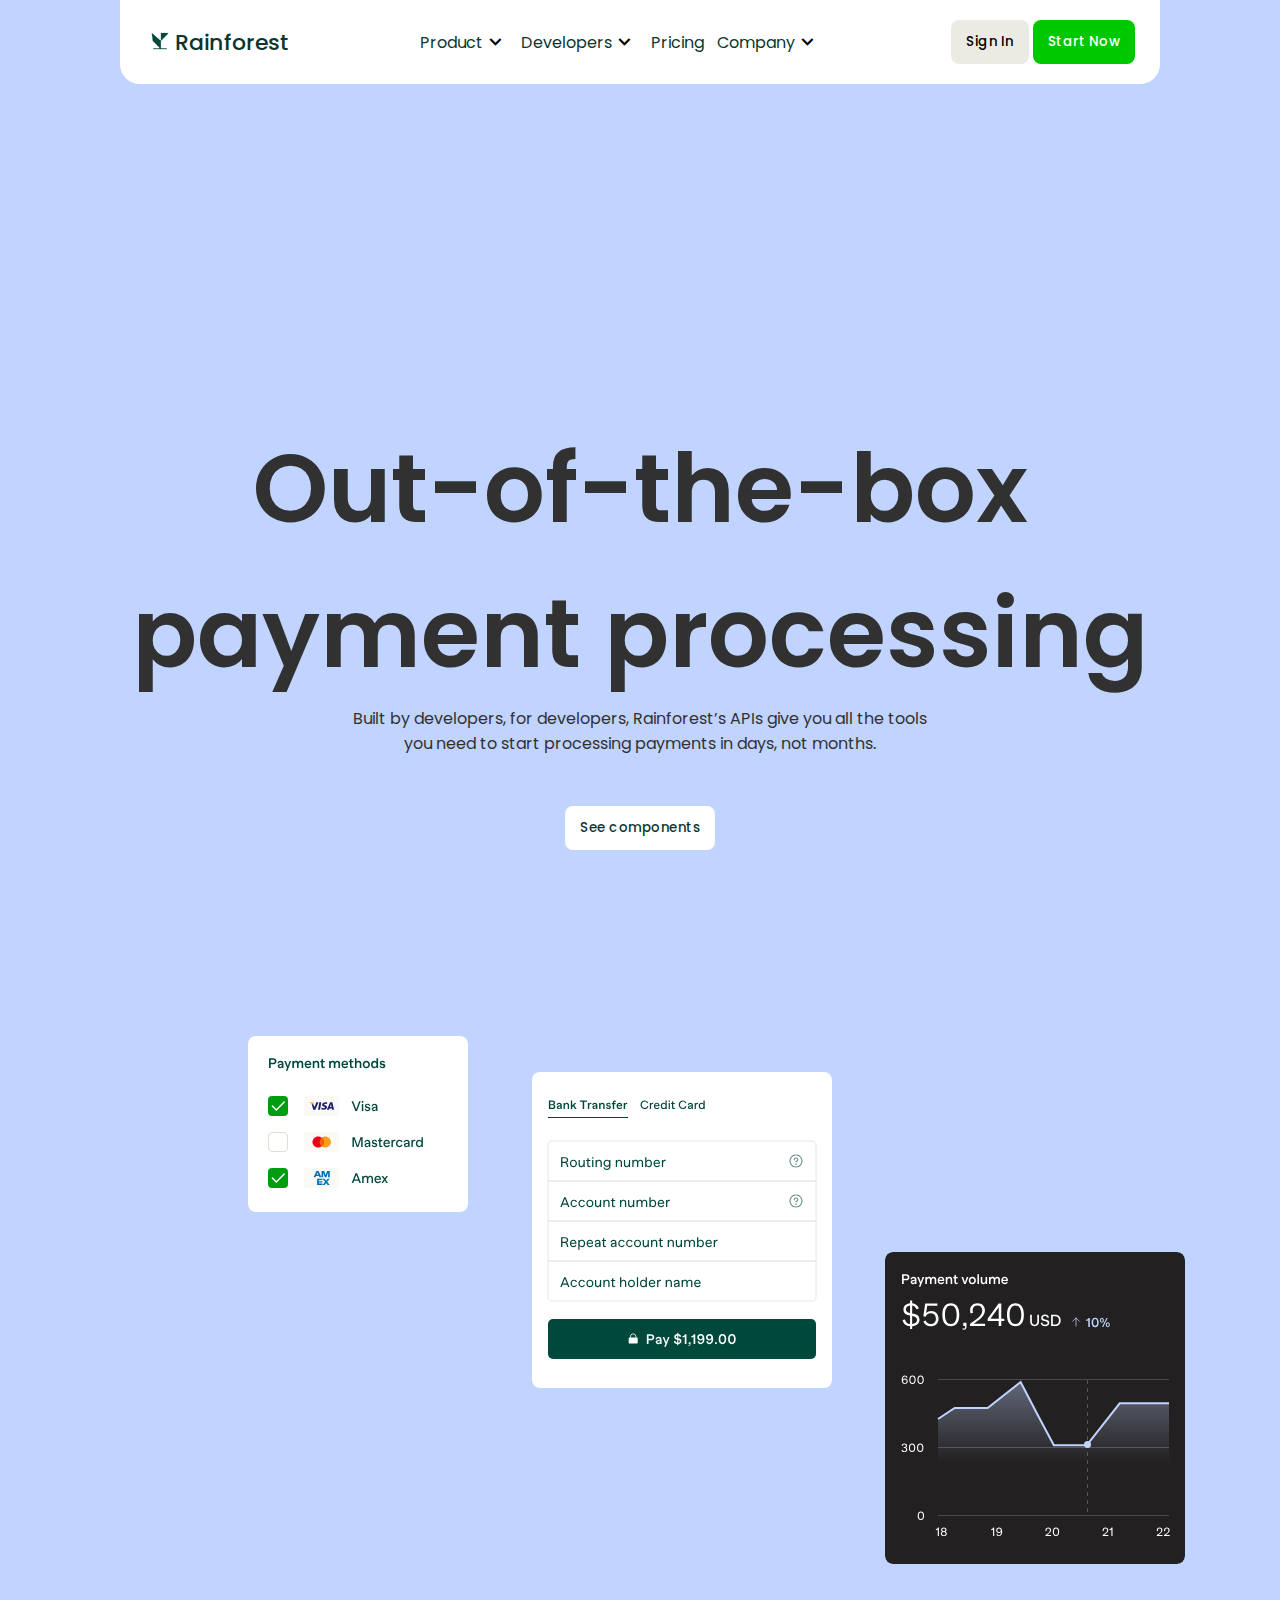
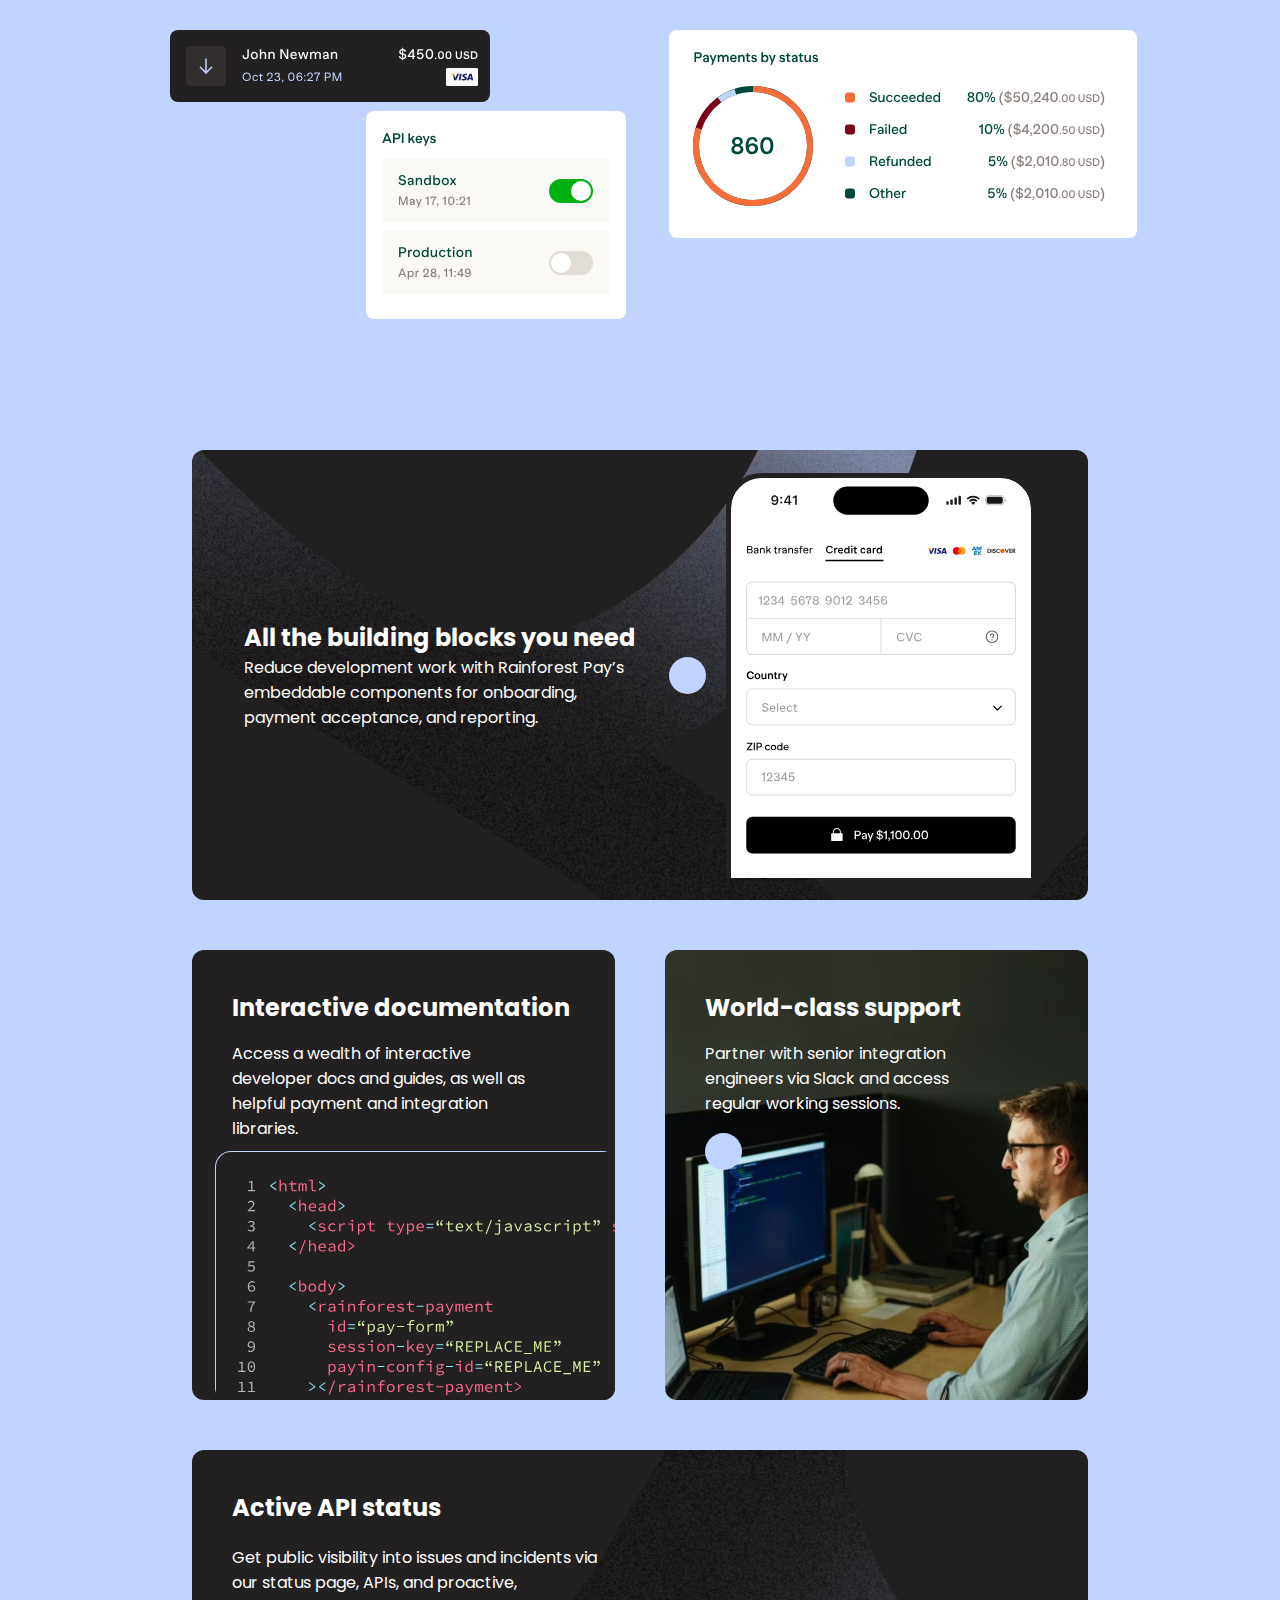
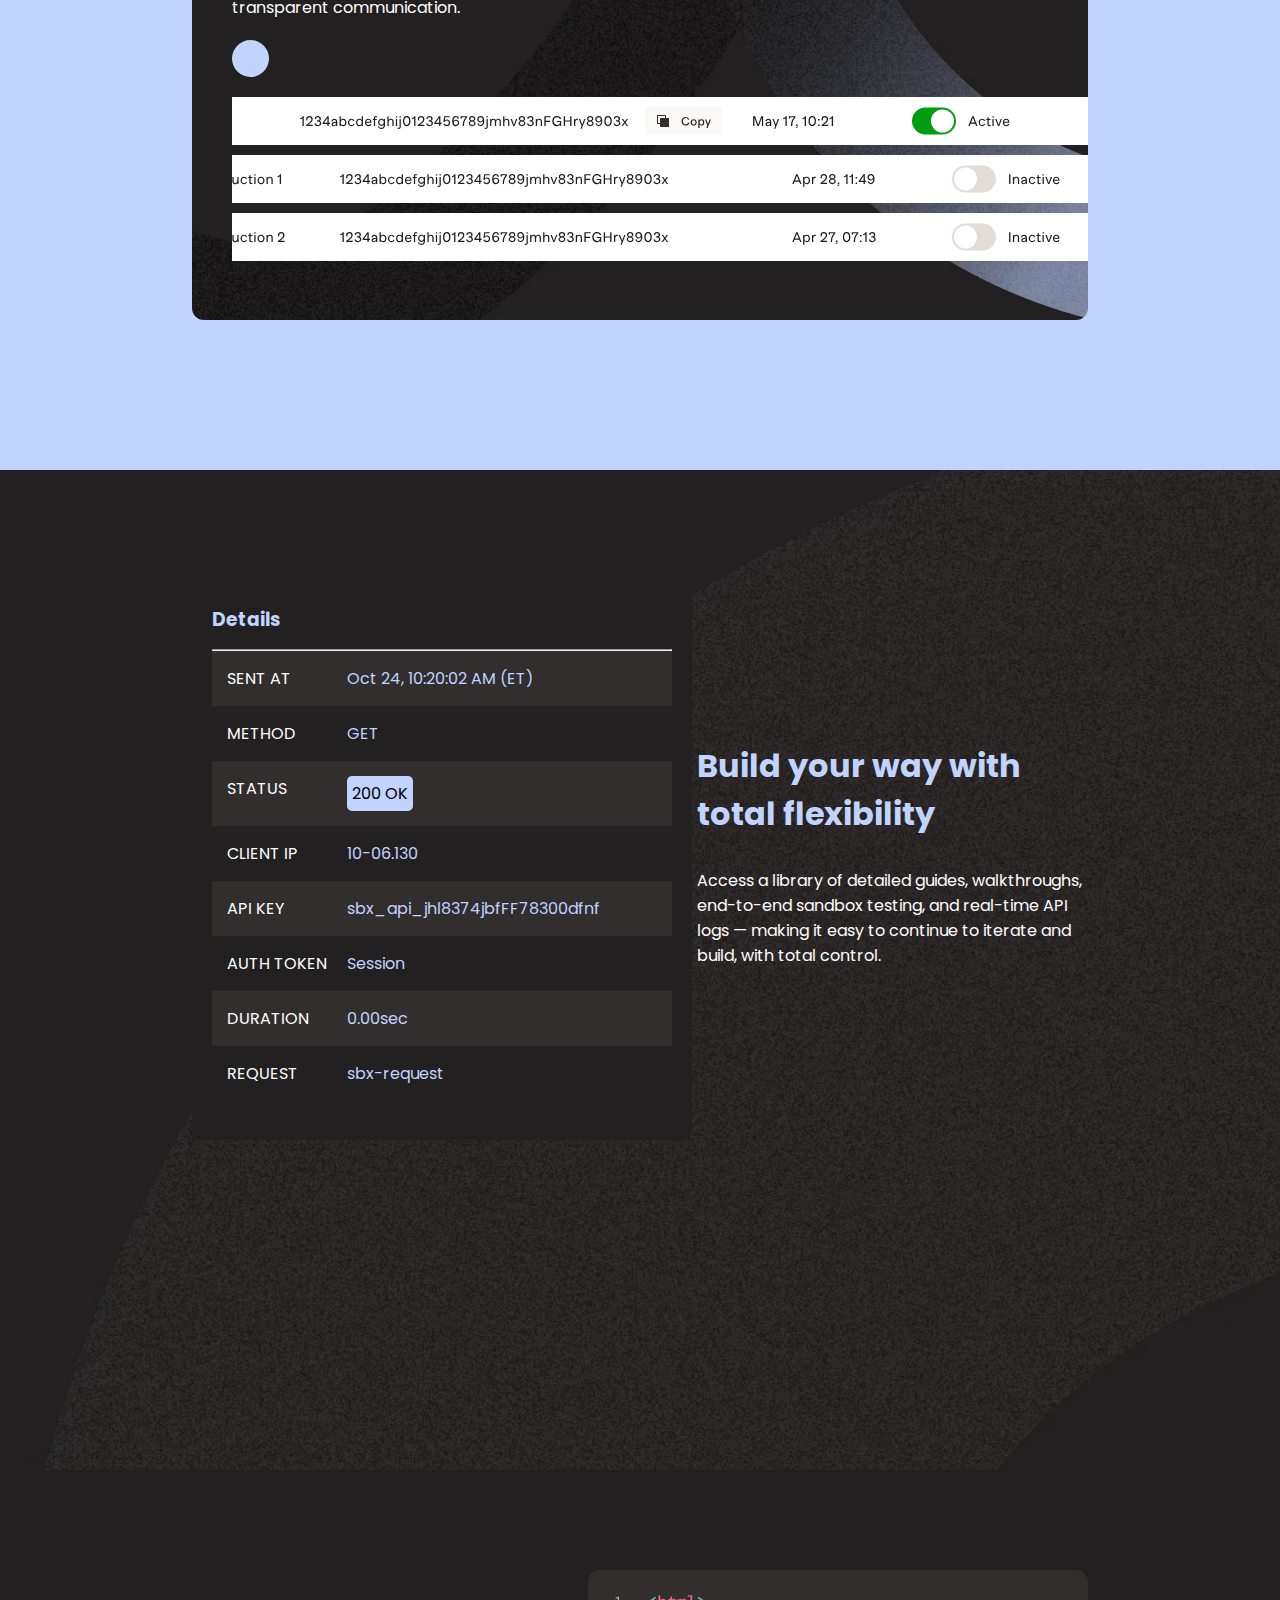
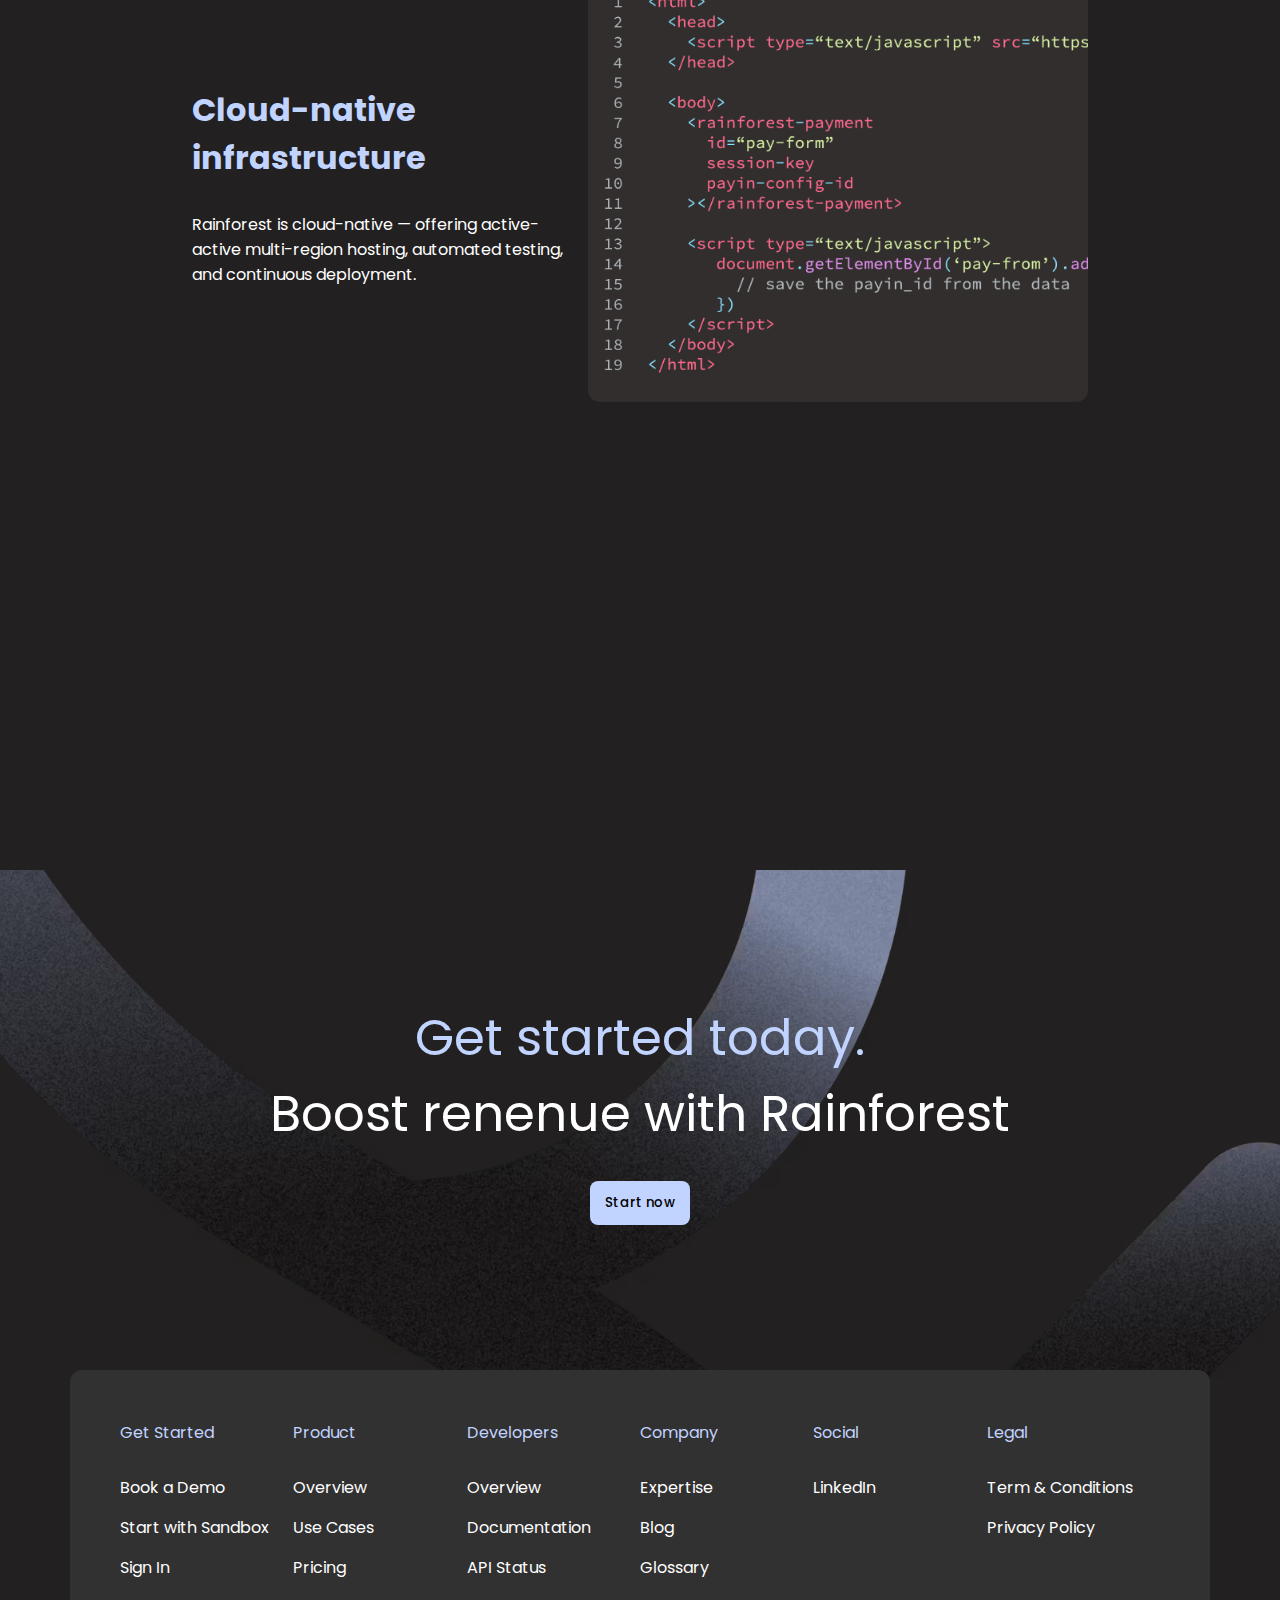
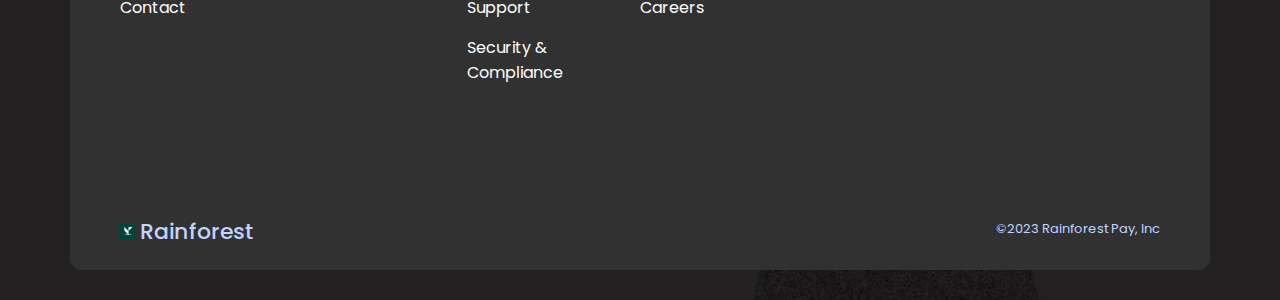
<file: developers.html>
<!DOCTYPE html>
<html lang="en">

<head>
    <meta charset="UTF-8">
    <meta name="viewport" content="width=device-width, initial-scale=1.0">
    <title>Rainforest Pay</title>
    <link rel="stylesheet" href="./style.css" type="text/css">
    <link href='https://unpkg.com/boxicons@2.1.4/css/boxicons.min.css' rel='stylesheet'>
    <link rel="stylesheet" href="https://cdnjs.cloudflare.com/ajax/libs/font-awesome/6.5.1/css/all.min.css">
    <script src="./script.js" defer></script>
    <script src="./jquery.js"></script>
</head>

<body>
    <div class="container" id="developers">
        <div class="div1">
            <div class="txt">
                <div>
                    <h1>Out-of-the-box</h1>
                    <h1>payment processing</h1>
                    <p>Built by developers, for developers, Rainforest’s APIs give you all the tools</p>
                    <p>you need to start
                        processing
                        payments in
                        days, not months.</p>
                    <button id="greenbtn">See components</button>
                </div>
            </div>
            <div class="navdiv">
                <div class="nav">
                    <div class="logo">
                        <img src="./img/rainforest-logo.png" alt="">
                        <span><a href="./index.html" class="white">Rainforest</a></span>
                    </div>
                    <div class="navlinks">
                        <li class="link" id="link1"><a href="product.html" class="navitem">Product</a><i
                                class='bx bx-chevron-down bx-sm'></i></li>
                        <li class="link" id="link2"><a href="developers.html" class="navitem">Developers</a><i
                                class='bx bx-chevron-down bx-sm'></i></li>
                        <li id="link3"><a href="./pricing.html">Pricing</a></li>
                        <li class="link" id="link4"><a href="./company.html" class="navitem">Company</a><i
                                class='bx bx-chevron-down bx-sm'></i></li>
                    </div>
                    <div class="twobtns">
                        <button>Sign In</button>
                        <button>Start Now</button>
                    </div>

                    <span class="bar"><i class="fa-solid fa-bars"></i></span>
                    <!-- <i class="fa-solid fa-xmark"></i> -->
                </div>
                <!-- First One -->
                <div class="box4" id="forproduct">
                    <div class="box">
                        <img src="./img/overviewimg.avif" alt="">
                        <div class="text">
                            <p>Overview</p>
                            <p>Learn more about our product.</p>
                        </div>
                    </div>
                    <div class="box">
                        <img src="./img/usecases.avif" alt="">
                        <div class="text">
                            <p>Use Cases</p>
                            <p>Move money in multiple directions.</p>
                        </div>
                    </div>
                    <div class="box">
                        <img src="./img/calculate.avif" alt="">
                        <div class="text">
                            <p>Calculate ROI</p>
                            <p>Make cost savings, boost revenue.</p>
                        </div>
                    </div>
                    <div class="box" id="lastbox">
                        <img src="./img/hand.avif" alt="">
                        <div class="text">
                            <p>Get Started</p>
                            <p>Start building with low-code componenets</p>
                        </div>
                    </div>
                </div>

                <!-- Second One -->

                <div class="box4" id="fordevelopers">
                    <div class="box">
                        <img src="./img/overview2.avif" alt="">
                        <div class="text">
                            <p>Overview</p>
                            <p>Build faster with low-code components.</p>
                        </div>
                    </div>
                    <div class="box">
                        <img src="./img/docu.avif" alt="">
                        <div class="text">
                            <p>Documentation</p>
                            <p>Explore our detailed guides.</p>
                        </div>
                    </div>
                    <div class="box">
                        <img src="./img/support.avif" alt="">
                        <div class="text">
                            <p>Support</p>
                            <p>Get technical support.</p>
                        </div>
                    </div>
                    <div class="box">
                        <img src="./img/secure.avif" alt="">
                        <div class="text">
                            <p>Security & Compliance</p>
                            <p>Keep your data secure.</p>
                        </div>
                    </div>
                </div>

                <!-- Third One -->

                <div class="box4" id="forcompany">
                    <div class="textdiv">
                        <div>
                            <p>Our Expertise</p>
                            <p>Learn more about our team.</p>
                        </div>
                        <div>
                            <p>Contact</p>
                            <p>Get all the support you need.</p>
                        </div>
                    </div>
                    <div class="textdiv">
                        <div>
                            <p>Careers</p>
                            <p>Grow with us and find your place.</p>
                        </div>
                        <div>
                            <p>Client Spotlight</p>
                            <p>Meet our clients.</p>
                        </div>
                    </div>
                    <div class="textdiv">
                        <div>
                            <p>Blog</p>
                            <p>Explore the tree of knowledge.</p>
                        </div>
                        <div>
                            <p>Newsroom</p>
                            <p>Get the lates from Rainforest.</p>
                        </div>
                    </div>

                    <div class="box" id="lastbox">
                        <img src="./img/hand.avif" alt="">
                        <div class="text">
                            <p>Get Started</p>
                            <p>Start building with low-code componenets</p>
                        </div>
                    </div>
                </div>

                <div class="togglenav display" style="display: none;">
                    <div>
                        <div id="navbarlink" class="head border">
                            <div class="txtstyle">
                                <p>Product</p><i class='bx bx-chevron-down bx-sm' style="color: var(--green);"></i>
                            </div>

                            <div class="hiddenbox" style="display: none;">
                                <h5><a href="product.html">Overview</a></h5>
                                <p class="border">Learn more about our product.</p>

                                <h5>Use Cases</h5>
                                <p class="border">Make money in multiple directions.</p>

                                <h5><a href="pricing.html">Calculate ROI</a></h5>
                                <p class="">Make cost savings, boost revenue.</p>

                            </div>
                        </div>

                        <div id="navbarlink" class="head border">
                            <div class="txtstyle">
                                <p>Developers</p><i class='bx bx-chevron-down bx-sm' style="color: var(--green);"></i>
                            </div>

                            <div class="hiddenbox" style="display: none;">
                                <h5><a href="developers.html">Overview</a></h5>
                                <p class="border">Build faster with low-code components.</p>

                                <h5>Documentation</h5>
                                <p class="border">Explore our detailed guides.</p>

                                <h5>Support</h5>
                                <p class="border">Get technical support.</p>

                                <h5>Security & Compliance</h5>
                                <p class="">Keep your data secure.</p>
                            </div>
                        </div>

                        <div class="head border">
                            <div class="txtstyle">
                                <p><a style="text-decoration: none; color: #fff;" href="pricing.html">Pricing</a></p>
                            </div>
                        </div>
                        <div id="navbarlink" class="head border">
                            <div class="txtstyle">
                                <p>Company</p><i class='bx bx-chevron-down bx-sm' style="color: var(--green);"></i>
                            </div>

                            <div class="hiddenbox" style="display: none;">
                                <h5><a href="company.html">Our Expertise</a></h5>
                                <p class="border">Learn more about our team.</p>

                                <h5>Careers</h5>
                                <p class="border">Grow with us and find your place.</p>

                                <h5>Blog</h5>
                                <p class="border">Explore the tree of knowledge.</p>

                                <h5>Contact</h5>
                                <p class="border">Get all the support you need.</p>

                                <h5>Client Spotlight</h5>
                                <p class="border">Meet our clients.</p>

                                <h5>Newsroom</h5>
                                <p class="">Get the latest from Rainforest.</p>
                            </div>
                        </div>

                        <div style="display: flex;justify-content: center;gap: 10px;">
                            <button id="greenbtn" style="background: #fff; color: green;">Sign In</button>
                            <button id="greenbtn">Start now</button>
                        </div>
                    </div>

                </div>
            </div>
        </div>
        <div class="siximg">
            <img src="./img/img1.svg" id="img1" alt="">
            <img src="./img/img2.svg" id="img2" alt="">
            <img src="./img/img3.svg" id="img3" alt="">
            <img src="./img/img4.svg" id="img4" alt="">
            <img src="./img/img5.svg" id="img5" alt="">
            <img src="./img/img6.svg" id="img6" alt="">
        </div>

        <div class="boxes4">
            <div class="building">
                <div>
                    <h2>All the building blocks you need</h2>
                    <p>Reduce development work with Rainforest Pay’s embeddable components for onboarding, payment
                        acceptance,
                        and reporting.</p>
                </div>
                <span></span>
                <img src="./img/iPhone.svg" alt="">
            </div>
            <div class="twodivs">
                <div class="docu">
                    <h2>Interactive documentation</h2>
                    <p style="width: 77%;">Access a wealth of interactive developer docs and guides, as well as helpful
                        payment and
                        integration libraries.</p>
                    <span></span>
                    <img src="./img/codeimg.svg" alt="">
                </div>

                <div class="world">
                    <h2>World-class support</h2>
                    <p style="width: 77%;">Partner with senior integration engineers via Slack and access regular
                        working sessions.</p>
                    <span></span>

                </div>

            </div>

            <div class="api">
                <h2>Active API status</h2>
                <p style="width: 45%;">Get public visibility into issues and incidents via our status page, APIs, and
                    proactive, transparent
                    communication.</p>
                <span></span>

                <div class="threelines">
                    <img src="./img/sandbox.svg" alt="">
                    <img src="./img/production1.svg" alt="">
                    <img src="./img/production2.svg" alt="">
                </div>
            </div>
        </div>

        <div class="blackdiv1">
            <div class="flex">
                <div class="details">
                    <div class="head" style="margin: 15px 0;">
                        <h3 style="color: #c1d3ff;">Details</h3>
                        <span></span>
                    </div>
                    <hr>
                    <div class="texts" id="textbg">
                        <p>SENT AT </p>
                        <p style="color: #c1d3ff;">Oct 24, 10:20:02 AM (ET)</p>
                    </div>
                    <div class="texts">
                        <p>METHOD</p>
                        <p style="color: #c1d3ff;">GET</p>
                    </div>
                    <div class="texts" id="textbg">
                        <p>STATUS</p>
                        <p style="color: #000; background: #c1d3ff; border-radius: 5px; padding: 5px;">200 OK</p>
                    </div>
                    <div class="texts">
                        <p>CLIENT IP</p>
                        <p style="color: #c1d3ff;">10-06.130</p>
                    </div>
                    <div class="texts" id="textbg">
                        <p>API KEY</p>
                        <p style="color: #c1d3ff;">sbx_api_jhl8374jbfFF78300dfnf</p>
                    </div>
                    <div class="texts">
                        <p>AUTH TOKEN</p>
                        <p style="color: #c1d3ff;">Session</p>
                    </div>
                    <div class="texts" id="textbg">
                        <p>DURATION</p>
                        <p style="color: #c1d3ff;">0.00sec</p>
                    </div>
                    <div class="texts">
                        <p>REQUEST</p>
                        <p style="color: #c1d3ff;">sbx-request</p>
                    </div>
                </div>
                <div class="box" style="width: 391px;">
                    <div class="devtext">
                        <h1 style="color: #c1d3ff;margin-bottom: 30px;">Build your way with total flexibility</h1>
                        <p style="color: #fff;">Access a library of detailed guides, walkthroughs, end-to-end sandbox
                            testing, and real-time API
                            logs — making it easy
                            to continue to iterate and build, with total control.</p>
                    </div>

                </div>
            </div>
        </div>


        <div class="blackdiv1" id="black2">
            <div class="flex">
                <div class="box" style="width: 391px;">
                    <div class="devtext">
                        <h1 style="color: #c1d3ff;margin-bottom: 30px;">Cloud-native infrastructure</h1>
                        <p style="color: #fff;">Rainforest is cloud-native — offering active-active multi-region
                            hosting, automated testing, and continuous deployment.</p>
                    </div>

                </div>
                <img src="./img/codeimg.png" alt="">

            </div>
        </div>


        <div class="div9" id="devpagefooter">
            <div class="text">
                <p style="color: #c1d3ff;">Get started today.</p>
                <p>Boost renenue with Rainforest</p>
                <button id="greenbtn">Start now</button>
            </div>
            <div class="lastsection">
                <div class="firstdiv">
                    <ul>
                        <span>Get Started</span>
                        <li><a class="underlineStyle" href="">Book a Demo</a></li>
                        <li><a class="underlineStyle" href="">Start with Sandbox</a></li>
                        <li><a class="underlineStyle" href="">Sign In</a></li>
                        <li><a class="underlineStyle" href="">Contact</a></li>
                    </ul>

                    <ul>
                        <span>Product</span>
                        <li><a class="underlineStyle" href="">Overview</a></li>
                        <li><a class="underlineStyle" href="">Use Cases</a></li>
                        <li><a class="underlineStyle" href="">Pricing</a></li>
                    </ul>

                    <ul>
                        <span>Developers</span>
                        <li><a class="underlineStyle" href="">Overview</a></li>
                        <li><a class="underlineStyle" href="">Documentation</a></li>
                        <li><a class="underlineStyle" href="">API Status</a></li>
                        <li><a class="underlineStyle" href="">Support</a></li>
                        <li><a class="underlineStyle" href="">Security & Compliance</a></li>
                    </ul>

                    <ul>
                        <span>Company</span>
                        <li><a class="underlineStyle" href="">Expertise</a></li>
                        <li><a class="underlineStyle" href="">Blog</a></li>
                        <li><a class="underlineStyle" href="">Glossary</a></li>
                        <li><a class="underlineStyle" href="">Careers</a></li>

                    </ul>

                    <ul>
                        <span>Social</span>
                        <li><a class="underlineStyle" href="">LinkedIn</a></li>
                    </ul>

                    <ul>
                        <span>Legal</span>
                        <li><a class="underlineStyle" href="">Term & Conditions</a></li>
                        <li><a class="underlineStyle" href="">Privacy Policy</a></li>
                    </ul>
                </div>
                <div class="seconddiv">
                    <div class="logo">
                        <img src="./img/icon.png" alt="">
                        <span>Rainforest</span>
                    </div>
                    <div class="footer">
                        <span>&copy;2023 Rainforest Pay, Inc</span>
                    </div>
                </div>
            </div>
        </div>
    </div>

</body>

</html>
</file>
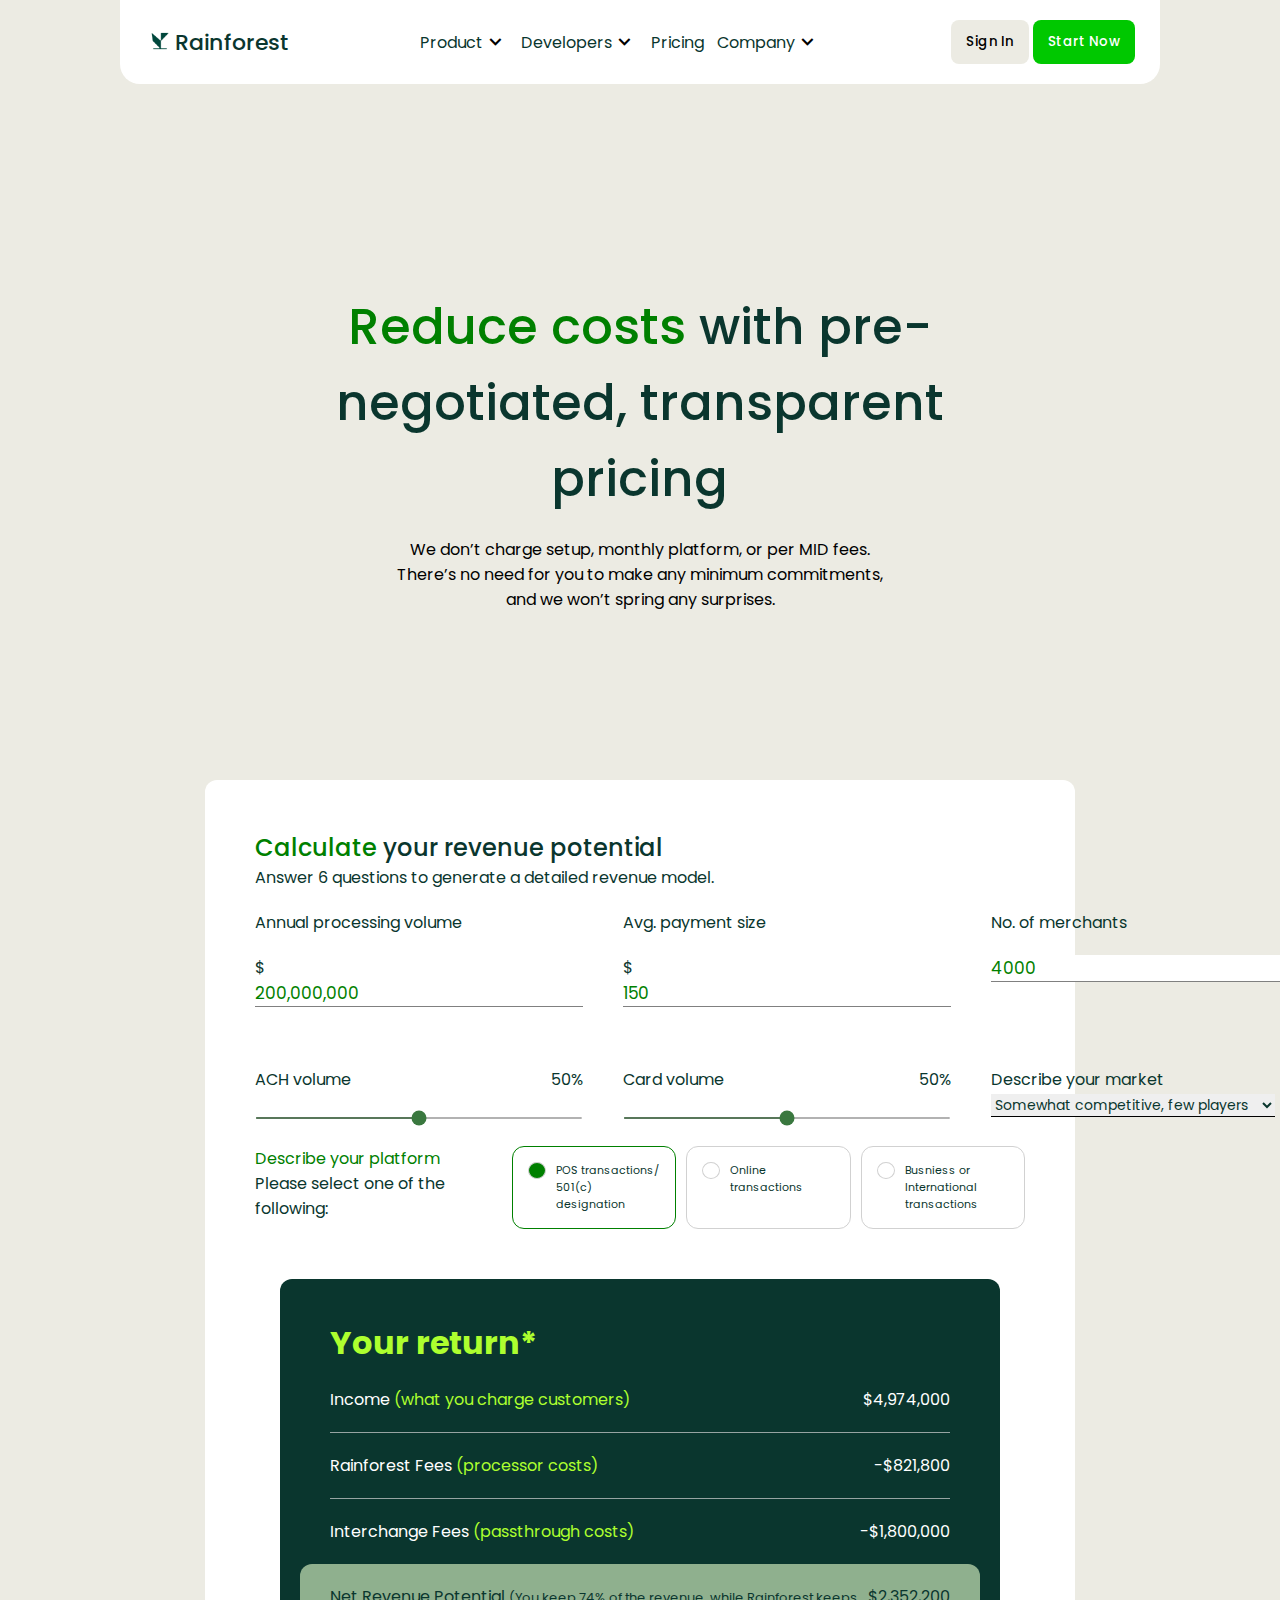
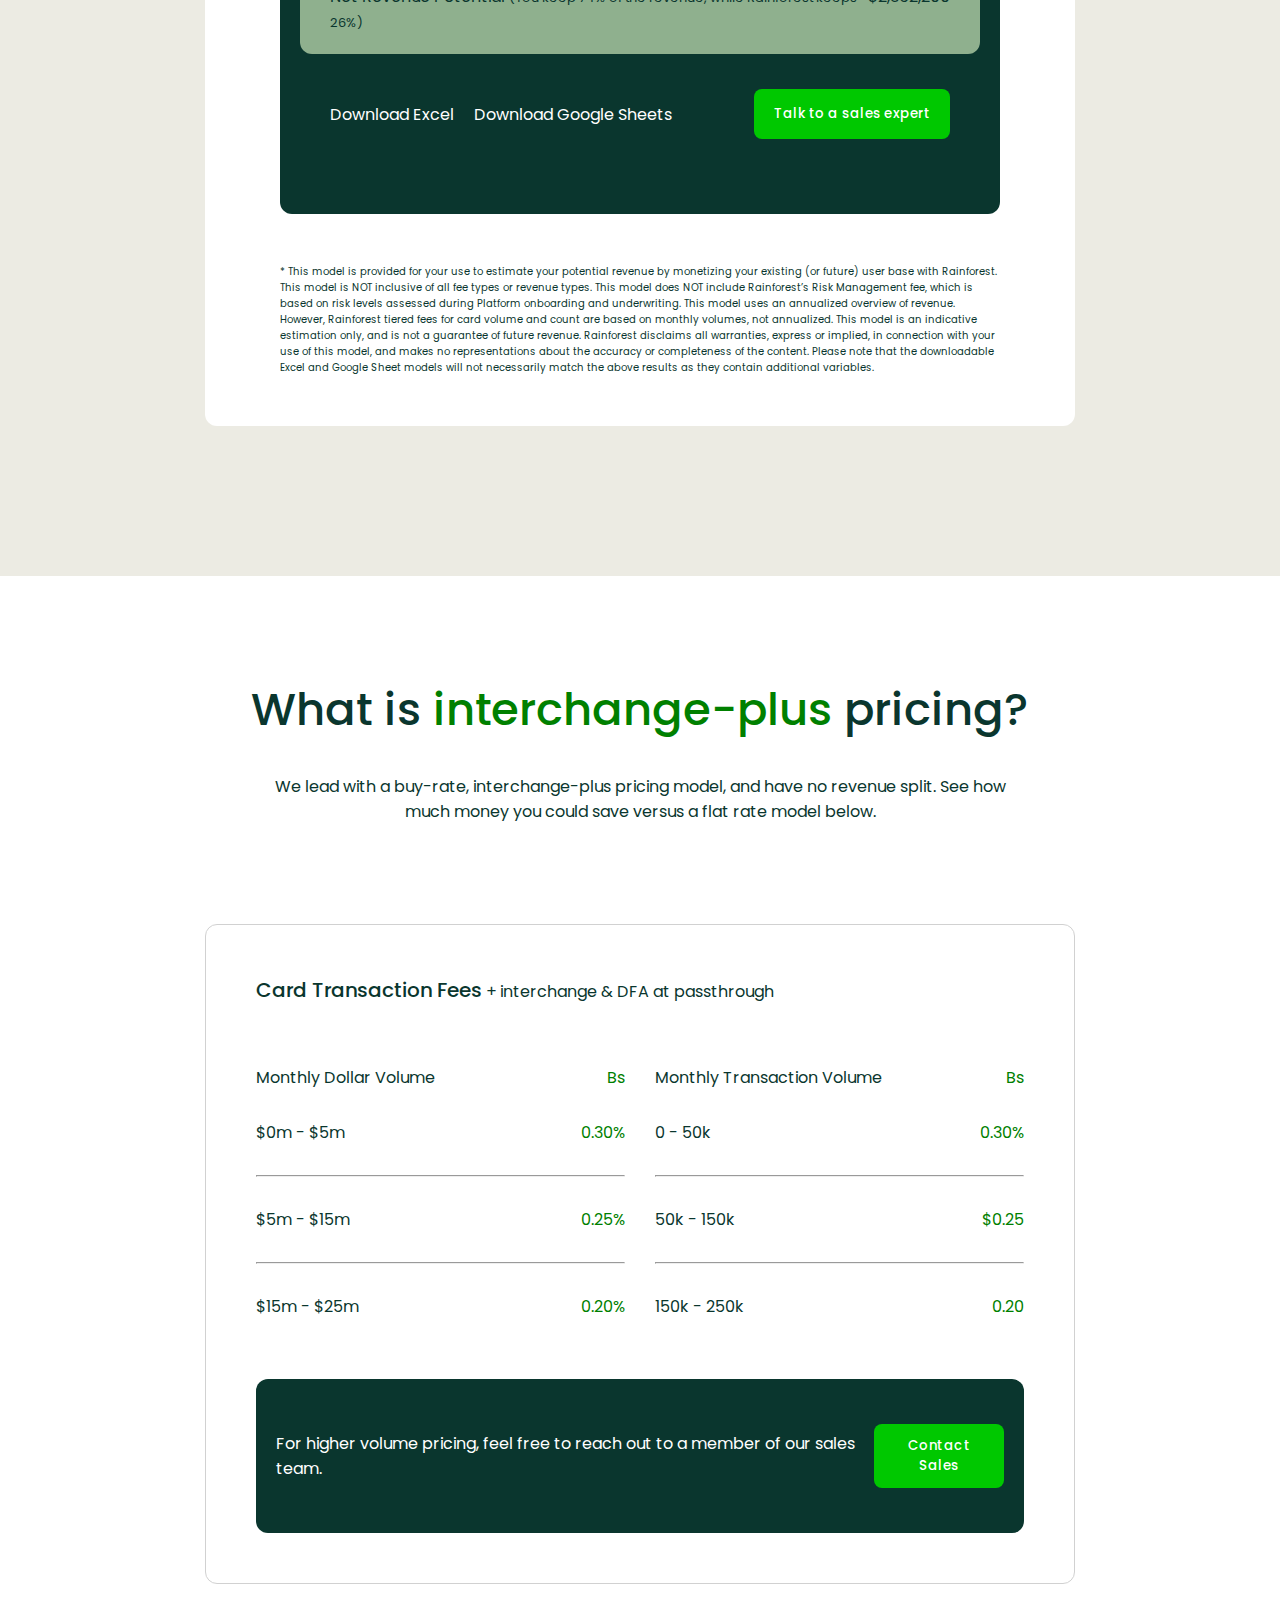
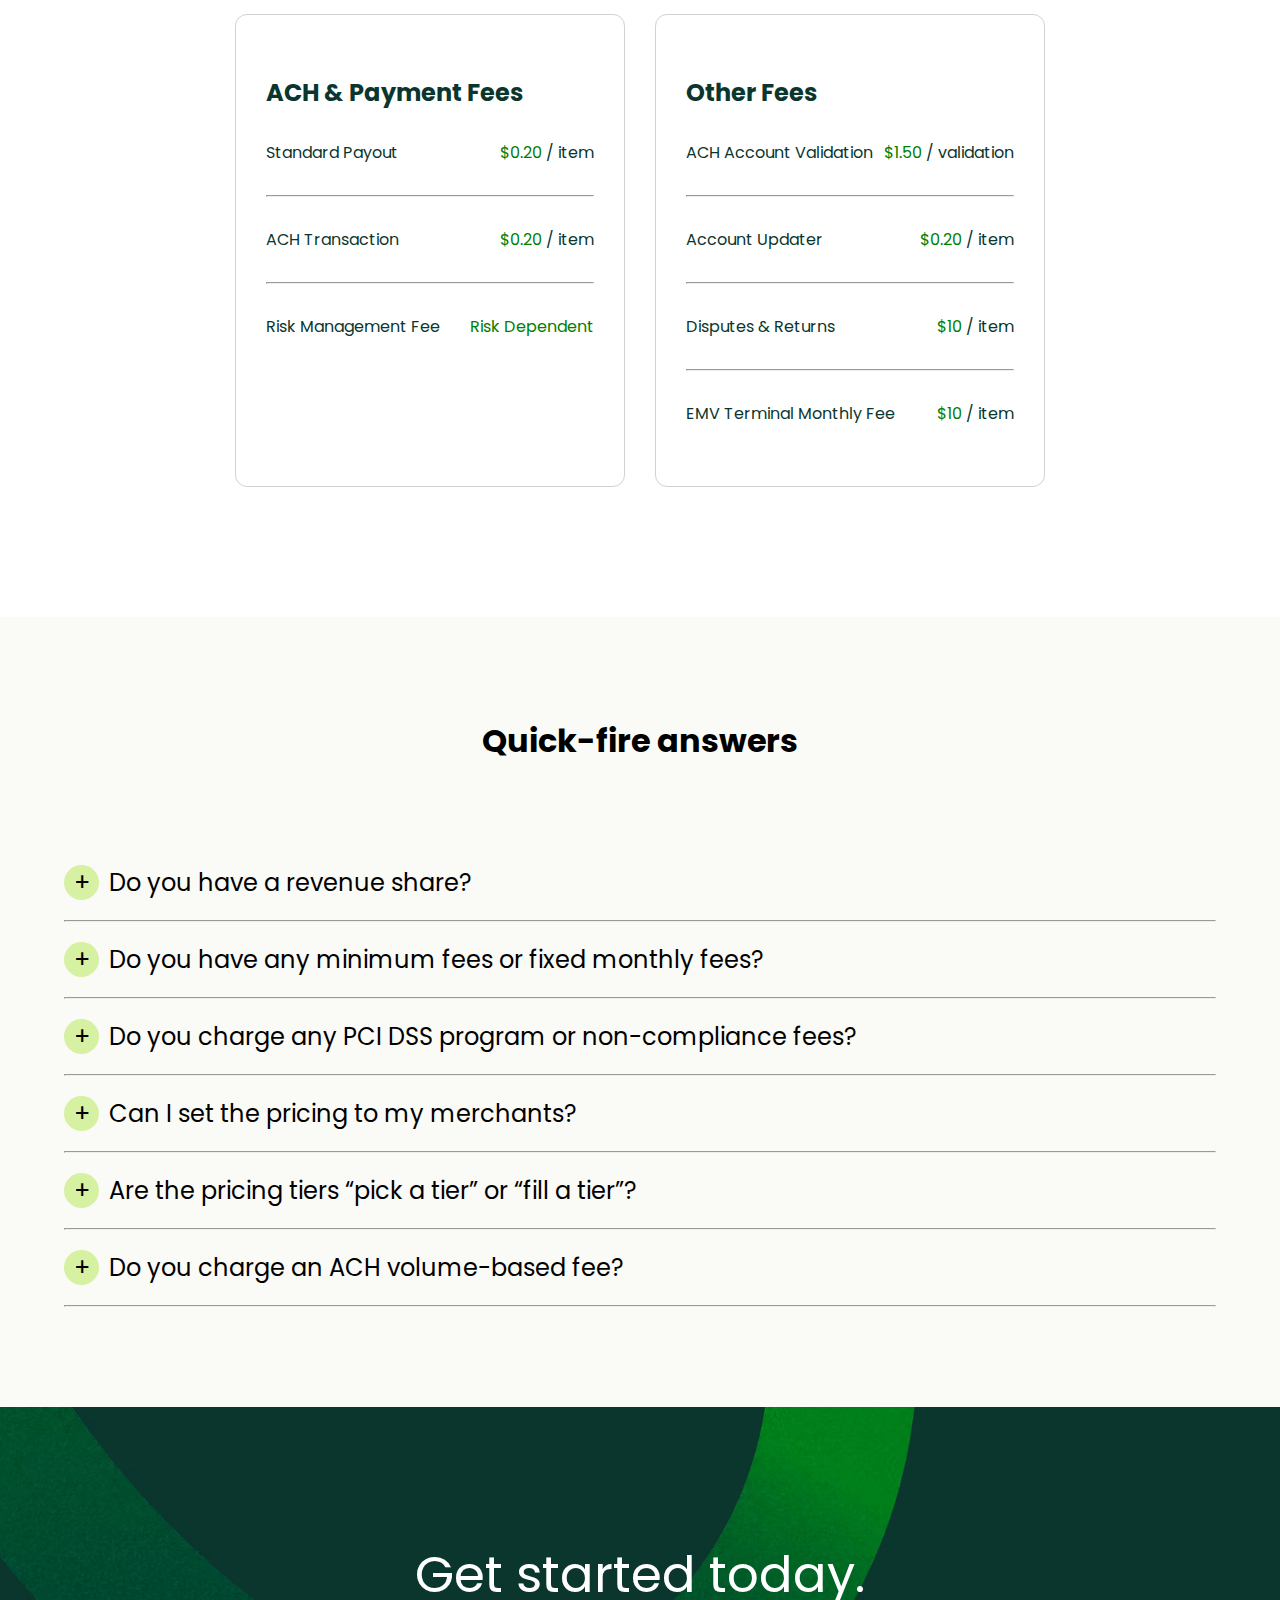
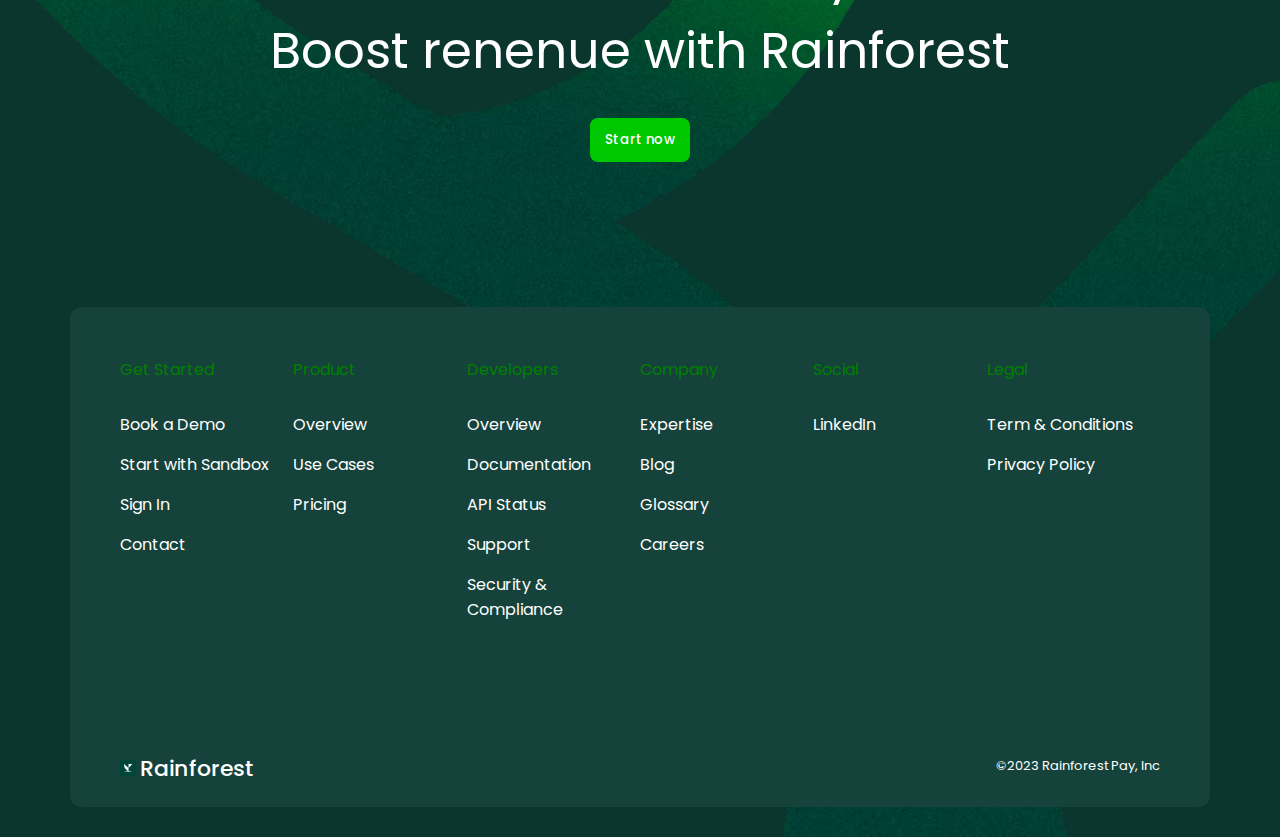
<file: pricing.html>
<!DOCTYPE html>
<html lang="en">
  <head>
    <meta charset="UTF-8" />
    <meta name="viewport" content="width=device-width, initial-scale=1.0" />
    <title>Rainforest Pay</title>
    <link rel="stylesheet" href="./style.css" type="text/css" />
    <link
      href="https://unpkg.com/boxicons@2.1.4/css/boxicons.min.css"
      rel="stylesheet"
    />
    <script src="./script.js" defer></script>
    <script src="./jquery.js"></script>
  </head>

  <body>
    <div class="container" id="pricing">
      <div class="div1">
        <div class="first">
          <div class="text1">
            <h1>
              <span style="color: green">Reduce costs</span> with pre-
              negotiated, transparent pricing
            </h1>
          </div>
          <div class="text2">
            <p>
              We don’t charge setup, monthly platform, or per MID fees. There’s
              no need for you to make any minimum commitments, and we won’t
              spring any surprises.
            </p>
          </div>
        </div>
        <div class="navdiv">
          <div class="nav">
            <div class="logo">
              <img src="./img/rainforest-logo.png" alt="" />
              <span><a href="./index.html" class="white">Rainforest</a></span>
            </div>
            <div class="navlinks">
              <li class="link" id="link1">
                <a href="product.html" class="navitem">Product</a
                ><i class="bx bx-chevron-down bx-sm"></i>
              </li>
              <li class="link" id="link2">
                <a href="developers.html" class="navitem">Developers</a
                ><i class="bx bx-chevron-down bx-sm"></i>
              </li>
              <li id="link3"><a href="./pricing.html">Pricing</a></li>
              <li class="link" id="link4">
                <a href="./company.html" class="navitem">Company</a
                ><i class="bx bx-chevron-down bx-sm"></i>
              </li>
            </div>
            <div class="twobtns">
              <button>Sign In</button>
              <button>Start Now</button>
            </div>

            <span class="bar"><i class="fa-solid fa-bars"></i></span>
            <!-- <i class="fa-solid fa-xmark"></i> -->
          </div>
          <!-- First One -->
          <div class="box4" id="forproduct">
            <div class="box">
              <img src="./img/overviewimg.avif" alt="" />
              <div class="text">
                <p>Overview</p>
                <p>Learn more about our product.</p>
              </div>
            </div>
            <div class="box">
              <img src="./img/usecases.avif" alt="" />
              <div class="text">
                <p>Use Cases</p>
                <p>Move money in multiple directions.</p>
              </div>
            </div>
            <div class="box">
              <img src="./img/calculate.avif" alt="" />
              <div class="text">
                <p>Calculate ROI</p>
                <p>Make cost savings, boost revenue.</p>
              </div>
            </div>
            <div class="box" id="lastbox">
              <img src="./img/hand.avif" alt="" />
              <div class="text">
                <p>Get Started</p>
                <p>Start building with low-code componenets</p>
              </div>
            </div>
          </div>

          <!-- Second One -->

          <div class="box4" id="fordevelopers">
            <div class="box">
              <img src="./img/overview2.avif" alt="" />
              <div class="text">
                <p>Overview</p>
                <p>Build faster with low-code components.</p>
              </div>
            </div>
            <div class="box">
              <img src="./img/docu.avif" alt="" />
              <div class="text">
                <p>Documentation</p>
                <p>Explore our detailed guides.</p>
              </div>
            </div>
            <div class="box">
              <img src="./img/support.avif" alt="" />
              <div class="text">
                <p>Support</p>
                <p>Get technical support.</p>
              </div>
            </div>
            <div class="box">
              <img src="./img/secure.avif" alt="" />
              <div class="text">
                <p>Security & Compliance</p>
                <p>Keep your data secure.</p>
              </div>
            </div>
          </div>

          <!-- Third One -->

          <div class="box4" id="forcompany">
            <div class="textdiv">
              <div>
                <p>Our Expertise</p>
                <p>Learn more about our team.</p>
              </div>
              <div>
                <p>Contact</p>
                <p>Get all the support you need.</p>
              </div>
            </div>
            <div class="textdiv">
              <div>
                <p>Careers</p>
                <p>Grow with us and find your place.</p>
              </div>
              <div>
                <p>Client Spotlight</p>
                <p>Meet our clients.</p>
              </div>
            </div>
            <div class="textdiv">
              <div>
                <p>Blog</p>
                <p>Explore the tree of knowledge.</p>
              </div>
              <div>
                <p>Newsroom</p>
                <p>Get the lates from Rainforest.</p>
              </div>
            </div>

            <div class="box" id="lastbox">
              <img src="./img/hand.avif" alt="" />
              <div class="text">
                <p>Get Started</p>
                <p>Start building with low-code componenets</p>
              </div>
            </div>
          </div>

          <div class="togglenav display">
            <div>
              <div id="navbarlink" class="head border">
                <div class="txtstyle">
                  <p>Product</p>
                  <i
                    class="bx bx-chevron-down bx-sm"
                    style="color: var(--green)"
                  ></i>
                </div>

                <div class="hiddenbox" style="display: none">
                  <h5><a href="product.html">Overview</a></h5>
                  <p class="border">Learn more about our product.</p>

                  <h5>Use Cases</h5>
                  <p class="border">Make money in multiple directions.</p>

                  <h5><a href="pricing.html">Calculate ROI</a></h5>
                  <p class="">Make cost savings, boost revenue.</p>
                </div>
              </div>

              <div id="navbarlink" class="head border">
                <div class="txtstyle">
                  <p>Developers</p>
                  <i
                    class="bx bx-chevron-down bx-sm"
                    style="color: var(--green)"
                  ></i>
                </div>

                <div class="hiddenbox" style="display: none">
                  <h5><a href="developers.html">Overview</a></h5>
                  <p class="border">Build faster with low-code components.</p>

                  <h5>Documentation</h5>
                  <p class="border">Explore our detailed guides.</p>

                  <h5>Support</h5>
                  <p class="border">Get technical support.</p>

                  <h5>Security & Compliance</h5>
                  <p class="">Keep your data secure.</p>
                </div>
              </div>

              <div class="head border">
                <div class="txtstyle">
                  <p>
                    <a
                      style="text-decoration: none; color: #fff"
                      href="pricing.html"
                      >Pricing</a
                    >
                  </p>
                </div>
              </div>
              <div id="navbarlink" class="head border">
                <div class="txtstyle">
                  <p>Company</p>
                  <i
                    class="bx bx-chevron-down bx-sm"
                    style="color: var(--green)"
                  ></i>
                </div>

                <div class="hiddenbox" style="display: none">
                  <h5><a href="company.html">Our Expertise</a></h5>
                  <p class="border">Learn more about our team.</p>

                  <h5>Careers</h5>
                  <p class="border">Grow with us and find your place.</p>

                  <h5>Blog</h5>
                  <p class="border">Explore the tree of knowledge.</p>

                  <h5>Contact</h5>
                  <p class="border">Get all the support you need.</p>

                  <h5>Client Spotlight</h5>
                  <p class="border">Meet our clients.</p>

                  <h5>Newsroom</h5>
                  <p class="">Get the latest from Rainforest.</p>
                </div>
              </div>

              <div style="display: flex; justify-content: center; gap: 10px">
                <button id="greenbtn" style="background: #fff; color: green">
                  Sign In
                </button>
                <button id="greenbtn">Start now</button>
              </div>
            </div>
          </div>
        </div>
      </div>

      <div class="second">
        <div class="whitediv">
          <h2>
            <span style="color: green">Calculate</span> your revenue potential
          </h2>
          <p>Answer 6 questions to generate a detailed revenue model.</p>
          <form action="">
            <div class="rows">
              <div class="q1">
                <label for="one">Annual processing volume</label>
                <div class="input">
                  <span for="one">$</span>
                  <input type="tel" name="one" id="one" value="200,000,000" />
                </div>
              </div>
              <div class="q1">
                <label for="two">Avg. payment size</label>
                <div class="input">
                  <span for="two">$</span>
                  <input type="number" name="two" id="two" value="150" />
                </div>
              </div>
              <div class="q1">
                <label for="three">No. of merchants</label>
                <div class="input">
                  <input type="number" name="three" id="three" value="4000" />
                </div>
              </div>
              <div class="q1">
                <div class="text">
                  <label for="">ACH volume</label>
                  <span>50%</span>
                </div>
                <input type="range" name="" id="" value="50%" />
              </div>
              <div class="q1">
                <div class="text">
                  <label for="">Card volume</label>
                  <span>50%</span>
                </div>
                <input type="range" name="" id="" value="50%" />
              </div>
              <div class="q1">
                <div class="">
                  <label for="">Describe your market</label>
                </div>
                <select name="" id="">
                  <option value="">Highly competitive, many players</option>
                  <option value="">Moderate competition, some players</option>
                  <option value="" selected>
                    Somewhat competitive, few players
                  </option>
                  <option value="">
                    I'd like to enter my customer merchant rates instead.
                  </option>
                </select>
              </div>
            </div>
            <div class="lastrow">
              <div class="q1">
                <span style="color: green">Describe your platform</span>
                <p>Please select one of the following:</p>
              </div>
              <div
                class="q1"
                id="threebox"
                style="display: flex; justify-content: space-between; gap: 10px"
              >
                <div class="box3 green" id="one">
                  <span class="circle"></span>
                  <span
                    >POS transactions/ <br />
                    501(c) designation</span
                  >
                </div>
                <div class="box3" id="two">
                  <span class="circle"></span>
                  <span>Online transactions</span>
                </div>
                <div class="box3" d="three">
                  <span class="circle"></span>
                  <span class="color"
                    >Busniess or International transactions</span
                  >
                </div>
              </div>
            </div>
          </form>

          <div class="greendiv">
            <h1 style="color: greenyellow">Your return*</h1>
            <div class="text border">
              <p>
                Income
                <span style="color: greenyellow"
                  >(what you charge customers)</span
                >
              </p>
              <span>$4,974,000</span>
            </div>
            <div class="text border">
              <p>
                Rainforest Fees
                <span style="color: greenyellow">(processor costs)</span>
              </p>
              <span>-$821,800</span>
            </div>
            <div class="text">
              <p>
                Interchange Fees
                <span style="color: greenyellow">(passthrough costs)</span>
              </p>
              <span>-$1,800,000</span>
            </div>
            <div class="text" id="bg">
              <p>
                Net Revenue Potential
                <span style="font-size: small"
                  >(You keep 74% of the revenue, while Rainforest keeps
                  26%)</span
                >
              </p>
              <span>$2,352,200</span>
            </div>
            <div class="text">
              <div style="display: flex; align-items: center; gap: 20px">
                <p>Download Excel</p>
                <p>Download Google Sheets</p>
              </div>
              <button id="greenbtn">Talk to a sales expert</button>
            </div>
          </div>

          <p id="whitetext">
            * This model is provided for your use to estimate your potential
            revenue by monetizing your existing (or future) user base with
            Rainforest. This model is NOT inclusive of all fee types or revenue
            types. This model does NOT include Rainforest’s Risk Management fee,
            which is based on risk levels assessed during Platform onboarding
            and underwriting. This model uses an annualized overview of revenue.
            However, Rainforest tiered fees for card volume and count are based
            on monthly volumes, not annualized. This model is an indicative
            estimation only, and is not a guarantee of future revenue.
            Rainforest disclaims all warranties, express or implied, in
            connection with your use of this model, and makes no representations
            about the accuracy or completeness of the content. Please note that
            the downloadable Excel and Google Sheet models will not necessarily
            match the above results as they contain additional variables.
          </p>
        </div>
      </div>

      <div class="third">
        <h1>
          What is <span style="color: green">interchange-plus </span>pricing?
        </h1>
        <p>
          We lead with a buy-rate, interchange-plus pricing model, and have no
          revenue split. See how
        </p>
        <p>much money you could save versus a flat rate model below.</p>

        <div class="fees">
          <p>
            <span style="font-size: 20px; font-weight: 500"
              >Card Transaction Fees</span
            >
            + interchange & DFA at passthrough
          </p>

          <div class="twodiv">
            <div class="dollar">
              <div>
                <p>Monthly Dollar Volume</p>
                <span style="color: green">Bs</span>
              </div>
              <div>
                <p>$0m - $5m</p>
                <span style="color: green">0.30%</span>
              </div>
              <hr />
              <div>
                <p>$5m - $15m</p>
                <span style="color: green">0.25%</span>
              </div>
              <hr />
              <div>
                <p>$15m - $25m</p>
                <span style="color: green">0.20%</span>
              </div>
            </div>
            <div class="transaction">
              <div>
                <p>Monthly Transaction Volume</p>
                <span style="color: green">Bs</span>
              </div>
              <div>
                <p>0 - 50k</p>
                <span style="color: green">0.30%</span>
              </div>
              <hr />
              <div>
                <p>50k - 150k</p>
                <span style="color: green">$0.25</span>
              </div>
              <hr />
              <div>
                <p>150k - 250k</p>
                <span style="color: green">0.20</span>
              </div>
            </div>
          </div>

          <div class="bg">
            <p>
              For higher volume pricing, feel free to reach out to a member of
              our sales team.
            </p>
            <button id="greenbtn">Contact Sales</button>
          </div>
        </div>

        <div class="twodiv ach">
          <div class="dollar">
            <h2>ACH & Payment Fees</h2>
            <div>
              <p>Standard Payout</p>
              <p><span style="color: green">$0.20 </span>/ item</p>
            </div>
            <hr />
            <div>
              <p>ACH Transaction</p>
              <p><span style="color: green">$0.20 </span>/ item</p>
            </div>
            <hr />
            <div>
              <p>Risk Management Fee</p>
              <span style="color: green">Risk Dependent</span>
            </div>
          </div>

          <div class="transaction">
            <h2>Other Fees</h2>
            <div>
              <p>ACH Account Validation</p>
              <p><span style="color: green">$1.50 </span>/ validation</p>
            </div>
            <hr />
            <div>
              <p>Account Updater</p>
              <p><span style="color: green">$0.20 </span>/ item</p>
            </div>
            <hr />
            <div>
              <p>Disputes & Returns</p>
              <p><span style="color: green">$10 </span>/ item</p>
            </div>
            <hr />
            <div>
              <p>EMV Terminal Monthly Fee</p>
              <p><span style="color: green">$10 </span>/ item</p>
            </div>
          </div>
        </div>
      </div>

      <div class="fourth">
        <h1>Quick-fire answers</h1>
        <div class="sixlines">
          <div class="line">
            <div class="text">
              <div class="spandiv">
                <span>+</span>
              </div>
              <h2 style="font-weight: 400">Do you have a revenue share?</h2>
            </div>

            <p>
              No, we offer a buy-rate, interchange-plus pricing model giving you
              the most control over your revenue.
            </p>
          </div>

          <hr />
          <div class="line">
            <div class="text">
              <div class="spandiv">
                <span>+</span>
              </div>
              <h2 style="font-weight: 400">
                Do you have any minimum fees or fixed monthly fees?
              </h2>
            </div>

            <p>
              No, we don’t have any minimum fees or fixed fees. You only pay us
              for what you use.
            </p>
          </div>

          <hr />
          <div class="line">
            <div class="text">
              <div class="spandiv">
                <span>+</span>
              </div>
              <h2 style="font-weight: 400">
                Do you charge any PCI DSS program or non-compliance fees?
              </h2>
            </div>

            <p>No, we do not charge any PCI DSS fees.</p>
          </div>

          <hr />
          <div class="line">
            <div class="text">
              <div class="spandiv">
                <span>+</span>
              </div>
              <h2 style="font-weight: 400">
                Can I set the pricing to my merchants?
              </h2>
            </div>

            <p>
              Yes! You totally control how much you bill your merchants. And
              with our buy-rate model, any optimization to pricing or
              interchange costs goes directly to your bottom line.
            </p>
          </div>

          <hr />
          <div class="line">
            <div class="text">
              <div class="spandiv">
                <span>+</span>
              </div>
              <h2 style="font-weight: 400">
                Are the pricing tiers “pick a tier” or “fill a tier”?
              </h2>
            </div>

            <p>
              The pricing tiers are “pick a tier” meaning that once you move
              into a higher tier, all your transactions are billed at that
              single tier.
            </p>
          </div>

          <hr />
          <div class="line">
            <div class="text">
              <div class="spandiv">
                <span>+</span>
              </div>
              <h2 style="font-weight: 400">
                Do you charge an ACH volume-based fee?
              </h2>
            </div>
            <p>
              No, we do not. However, for many embedded software payment
              solutions charging an ACH volume fee to your merchants is an
              excellent way to boost margins.
            </p>
          </div>

          <hr />
        </div>
      </div>

      <div class="div9">
        <div class="text">
          <p>Get started today.</p>
          <p>Boost renenue with Rainforest</p>
          <button id="greenbtn">Start now</button>
        </div>
        <div class="lastsection">
          <div class="firstdiv">
            <ul>
              <span>Get Started</span>
              <li><a class="underlineStyle" href="">Book a Demo</a></li>
              <li><a class="underlineStyle" href="">Start with Sandbox</a></li>
              <li><a class="underlineStyle" href="">Sign In</a></li>
              <li><a class="underlineStyle" href="">Contact</a></li>
            </ul>

            <ul>
              <span>Product</span>
              <li><a class="underlineStyle" href="">Overview</a></li>
              <li><a class="underlineStyle" href="">Use Cases</a></li>
              <li><a class="underlineStyle" href="">Pricing</a></li>
            </ul>

            <ul>
              <span>Developers</span>
              <li><a class="underlineStyle" href="">Overview</a></li>
              <li><a class="underlineStyle" href="">Documentation</a></li>
              <li><a class="underlineStyle" href="">API Status</a></li>
              <li><a class="underlineStyle" href="">Support</a></li>
              <li>
                <a class="underlineStyle" href="">Security & Compliance</a>
              </li>
            </ul>

            <ul>
              <span>Company</span>
              <li><a class="underlineStyle" href="">Expertise</a></li>
              <li><a class="underlineStyle" href="">Blog</a></li>
              <li><a class="underlineStyle" href="">Glossary</a></li>
              <li><a class="underlineStyle" href="">Careers</a></li>
            </ul>

            <ul>
              <span>Social</span>
              <li><a class="underlineStyle" href="">LinkedIn</a></li>
            </ul>

            <ul>
              <span>Legal</span>
              <li><a class="underlineStyle" href="">Term & Conditions</a></li>
              <li><a class="underlineStyle" href="">Privacy Policy</a></li>
            </ul>
          </div>
          <div class="seconddiv">
            <div class="logo">
              <img src="./img/icon.png" alt="" />
              <span>Rainforest</span>
            </div>
            <div class="footer">
              <span>&copy;2023 Rainforest Pay, Inc</span>
            </div>
          </div>
        </div>
      </div>
    </div>
  </body>
</html>
</file>
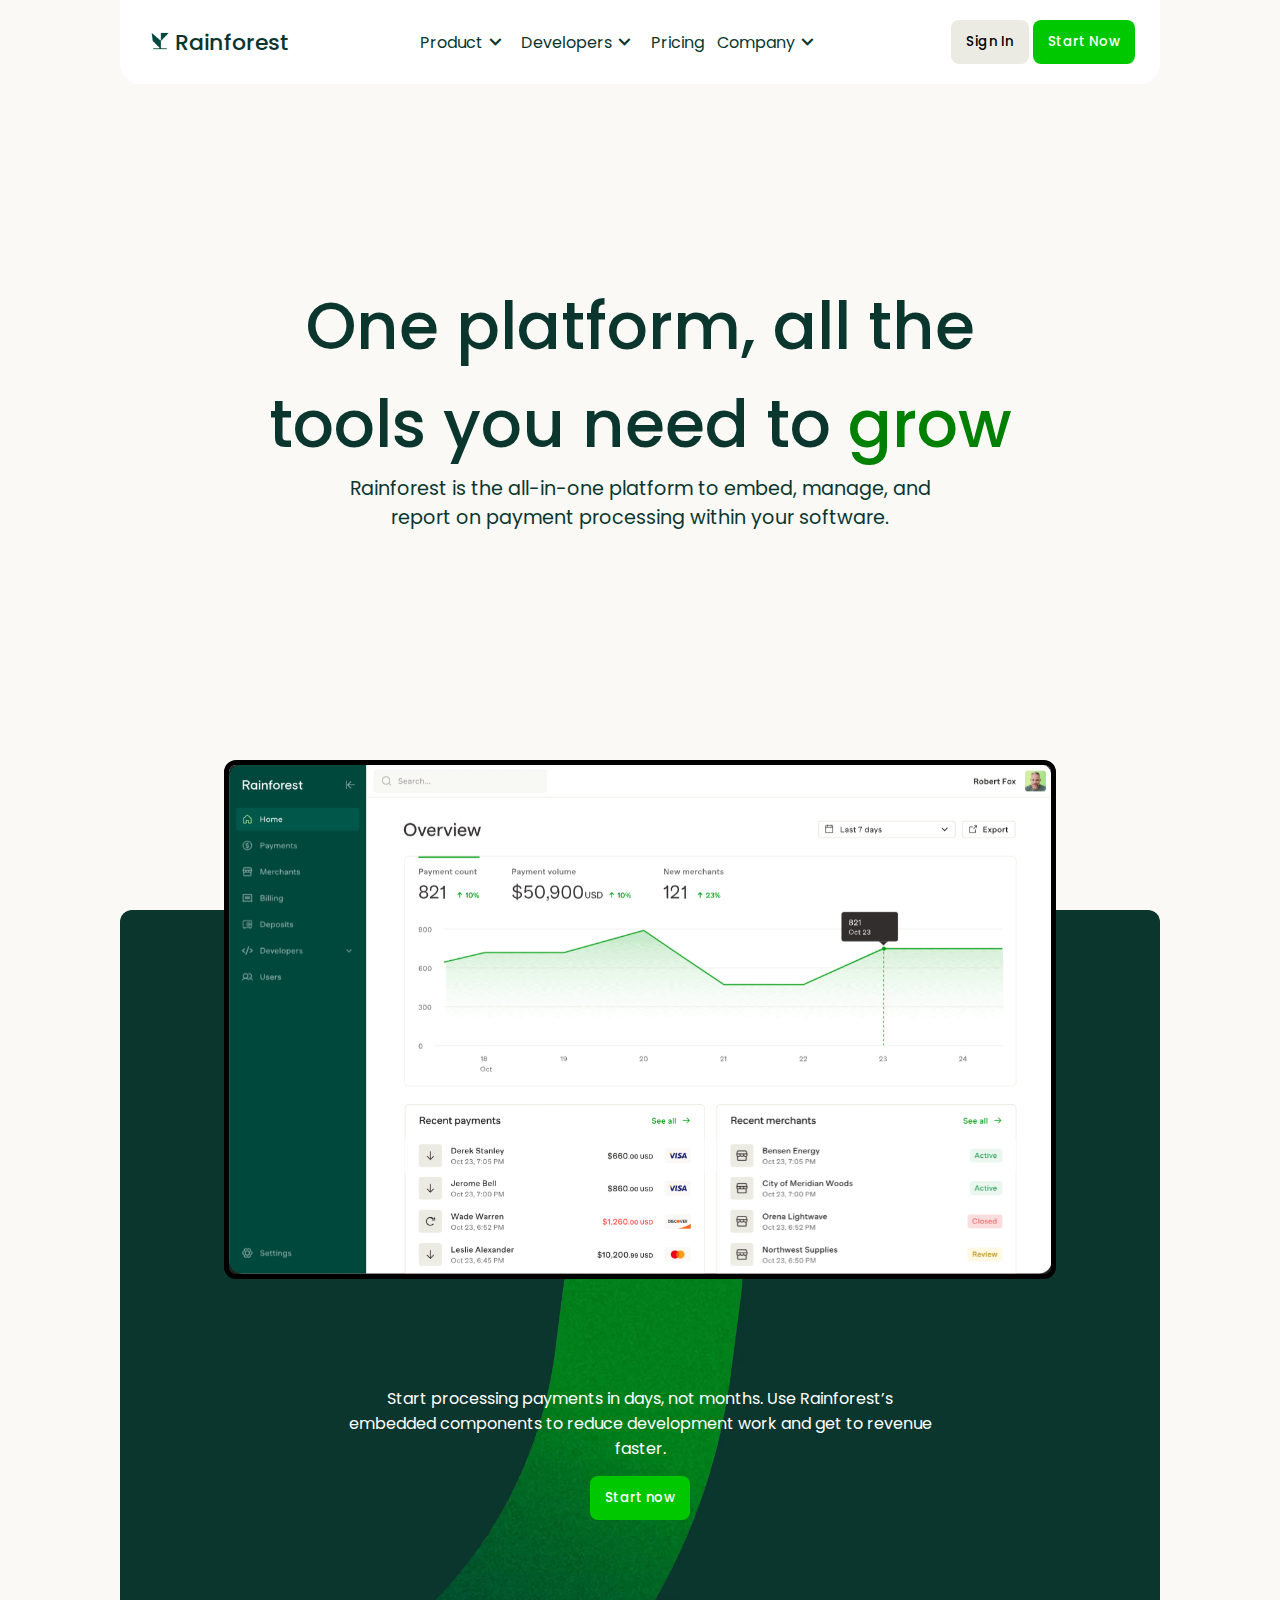
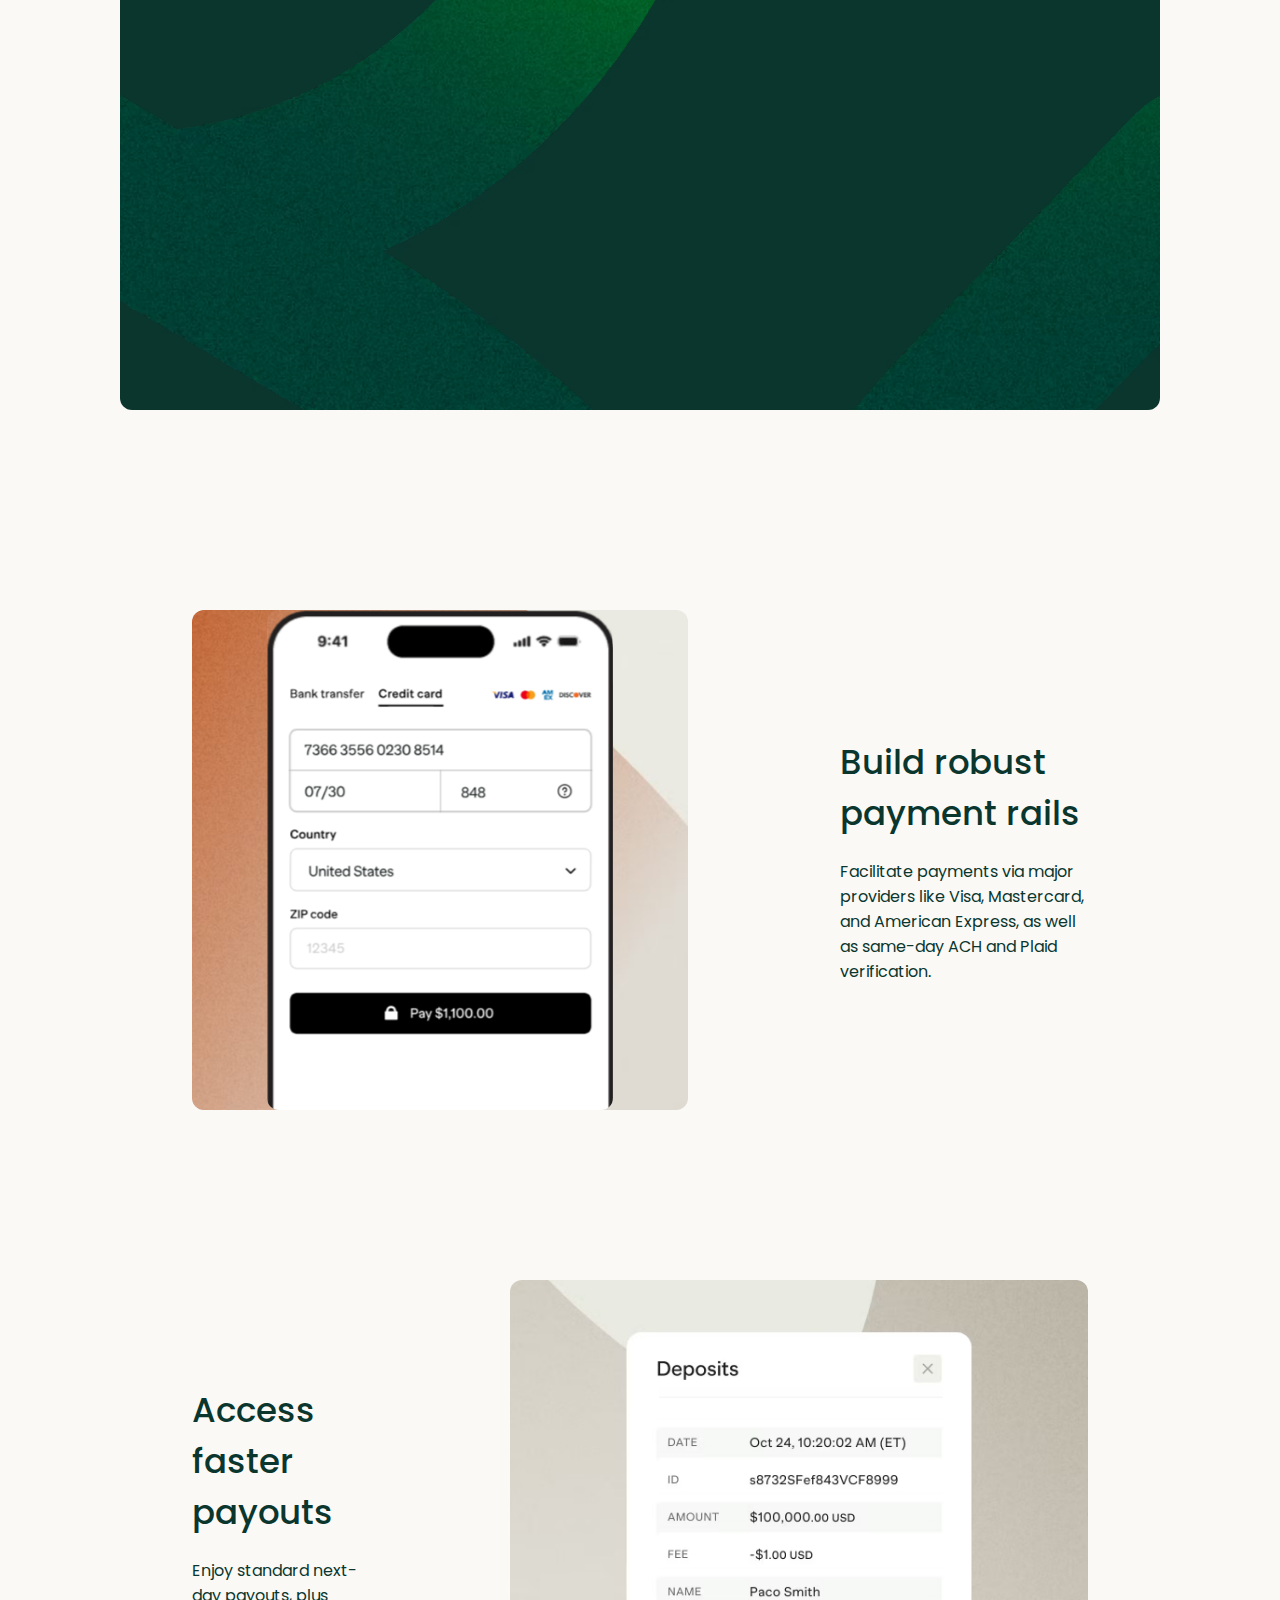
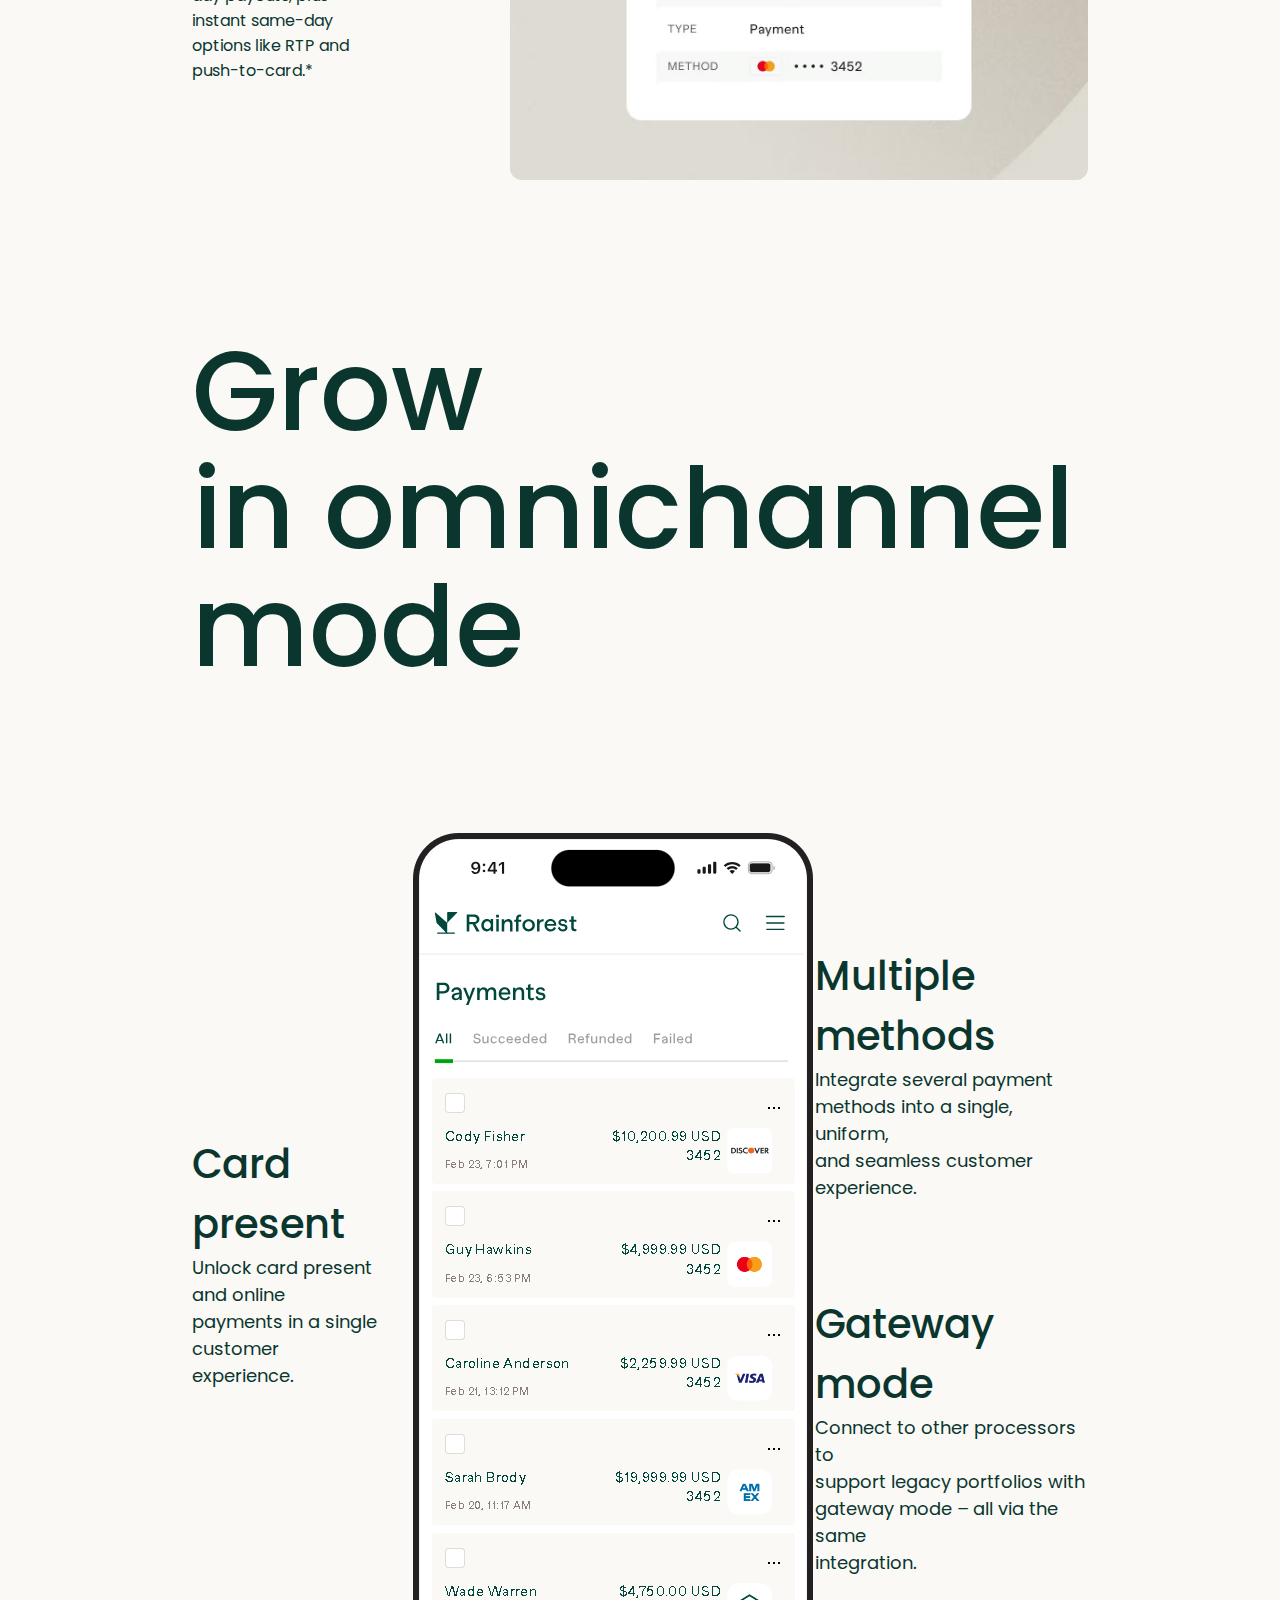
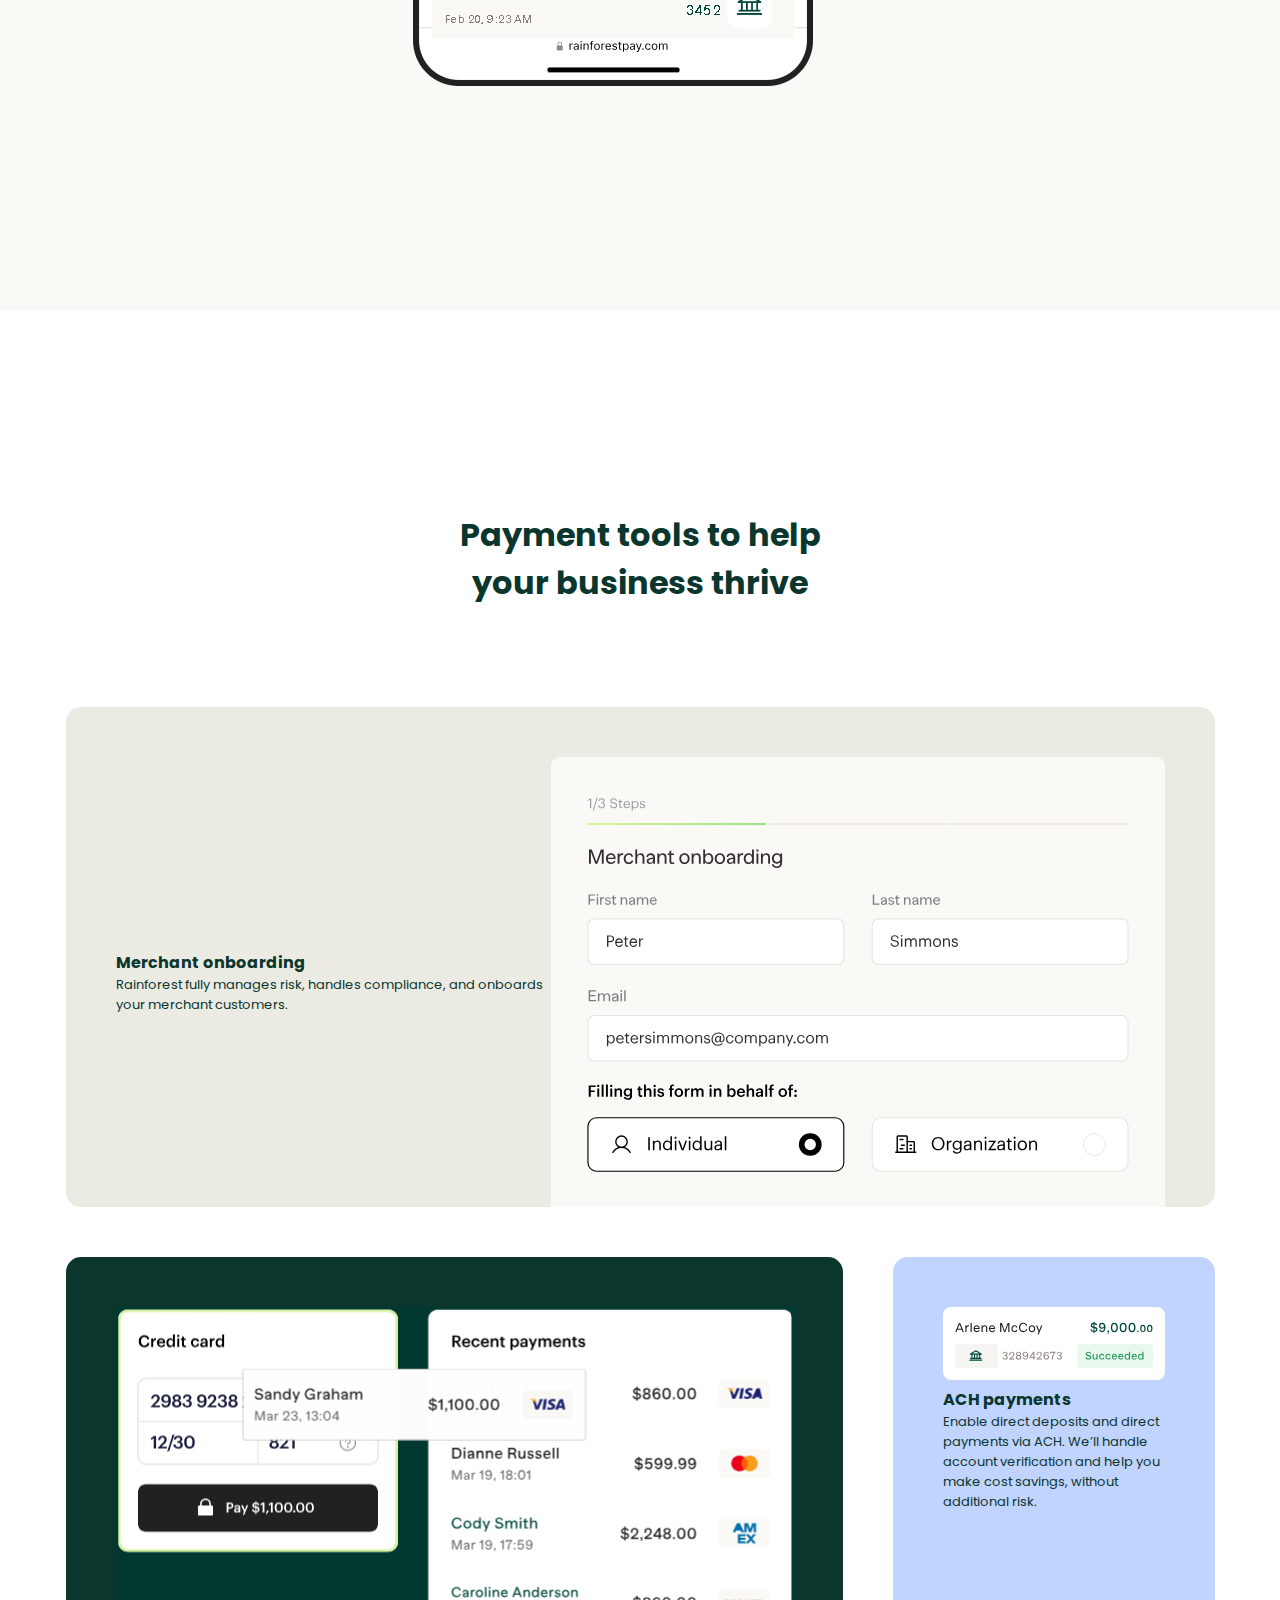
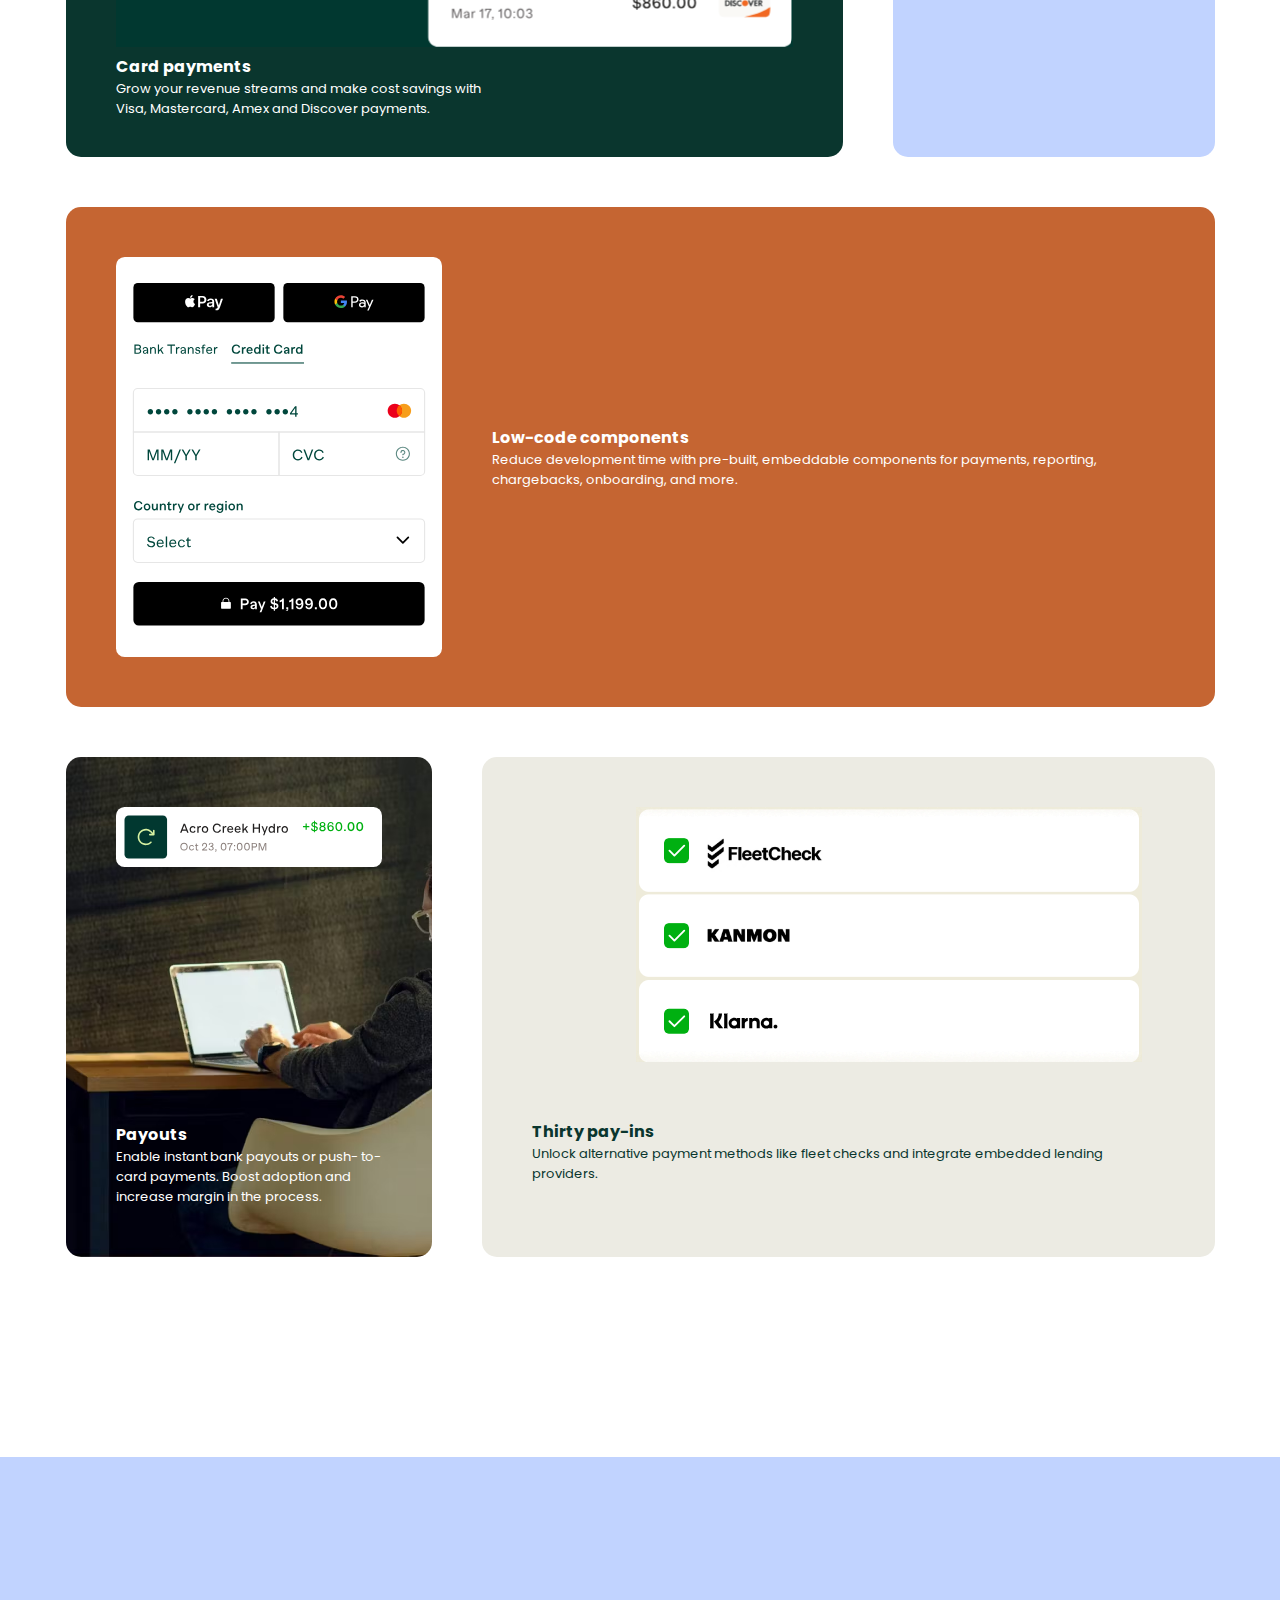
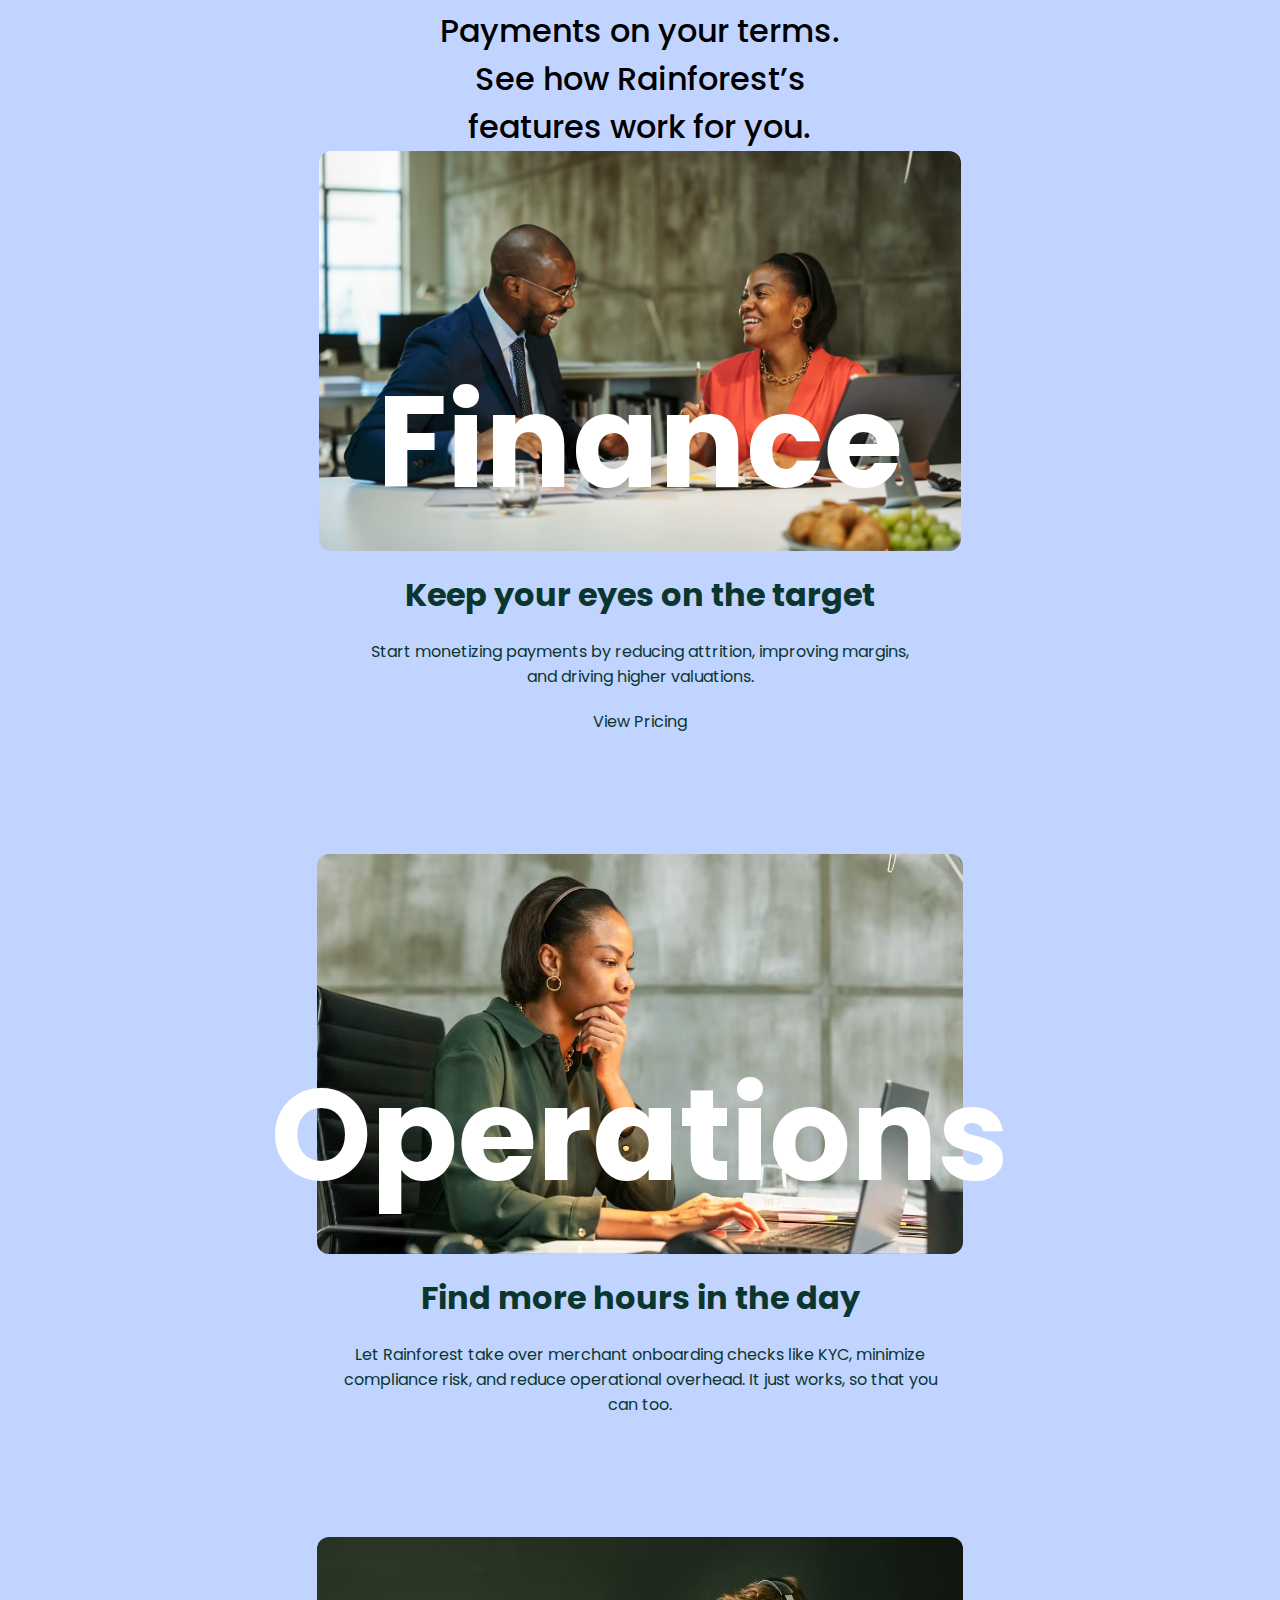
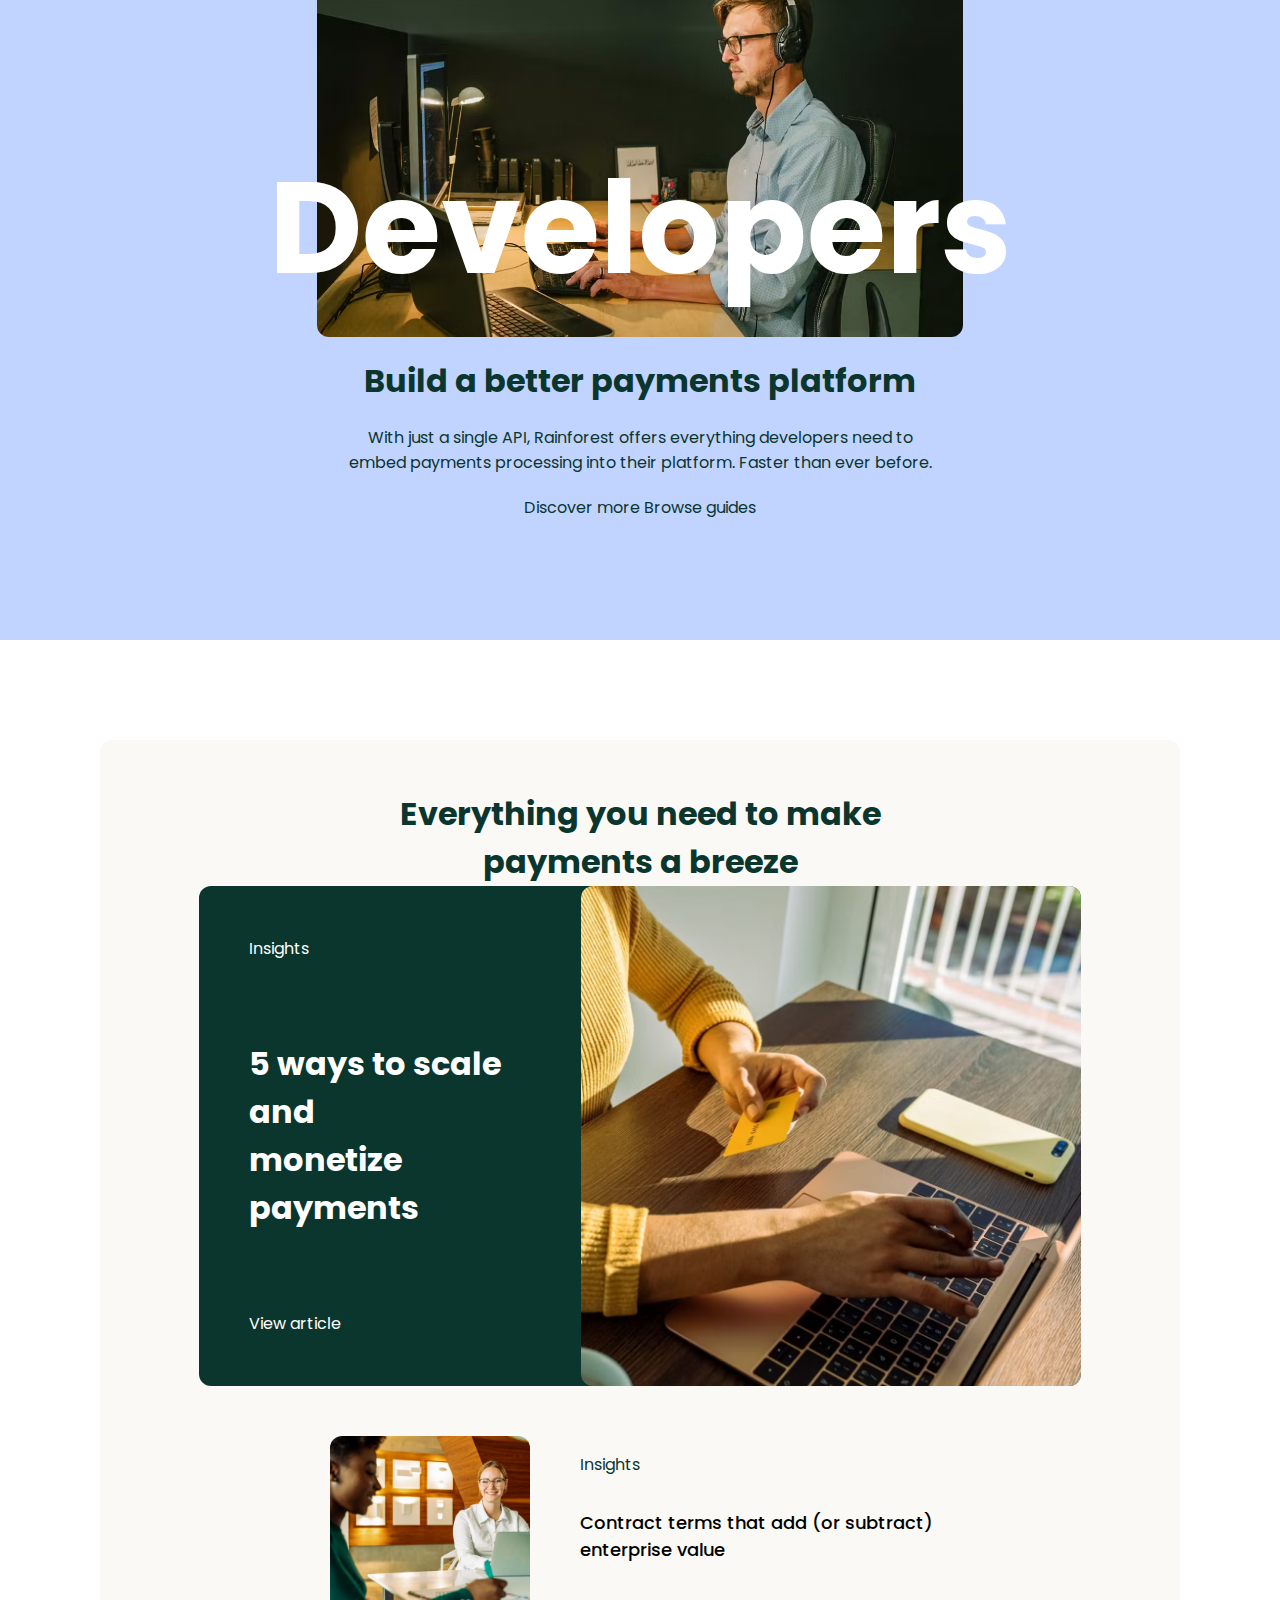
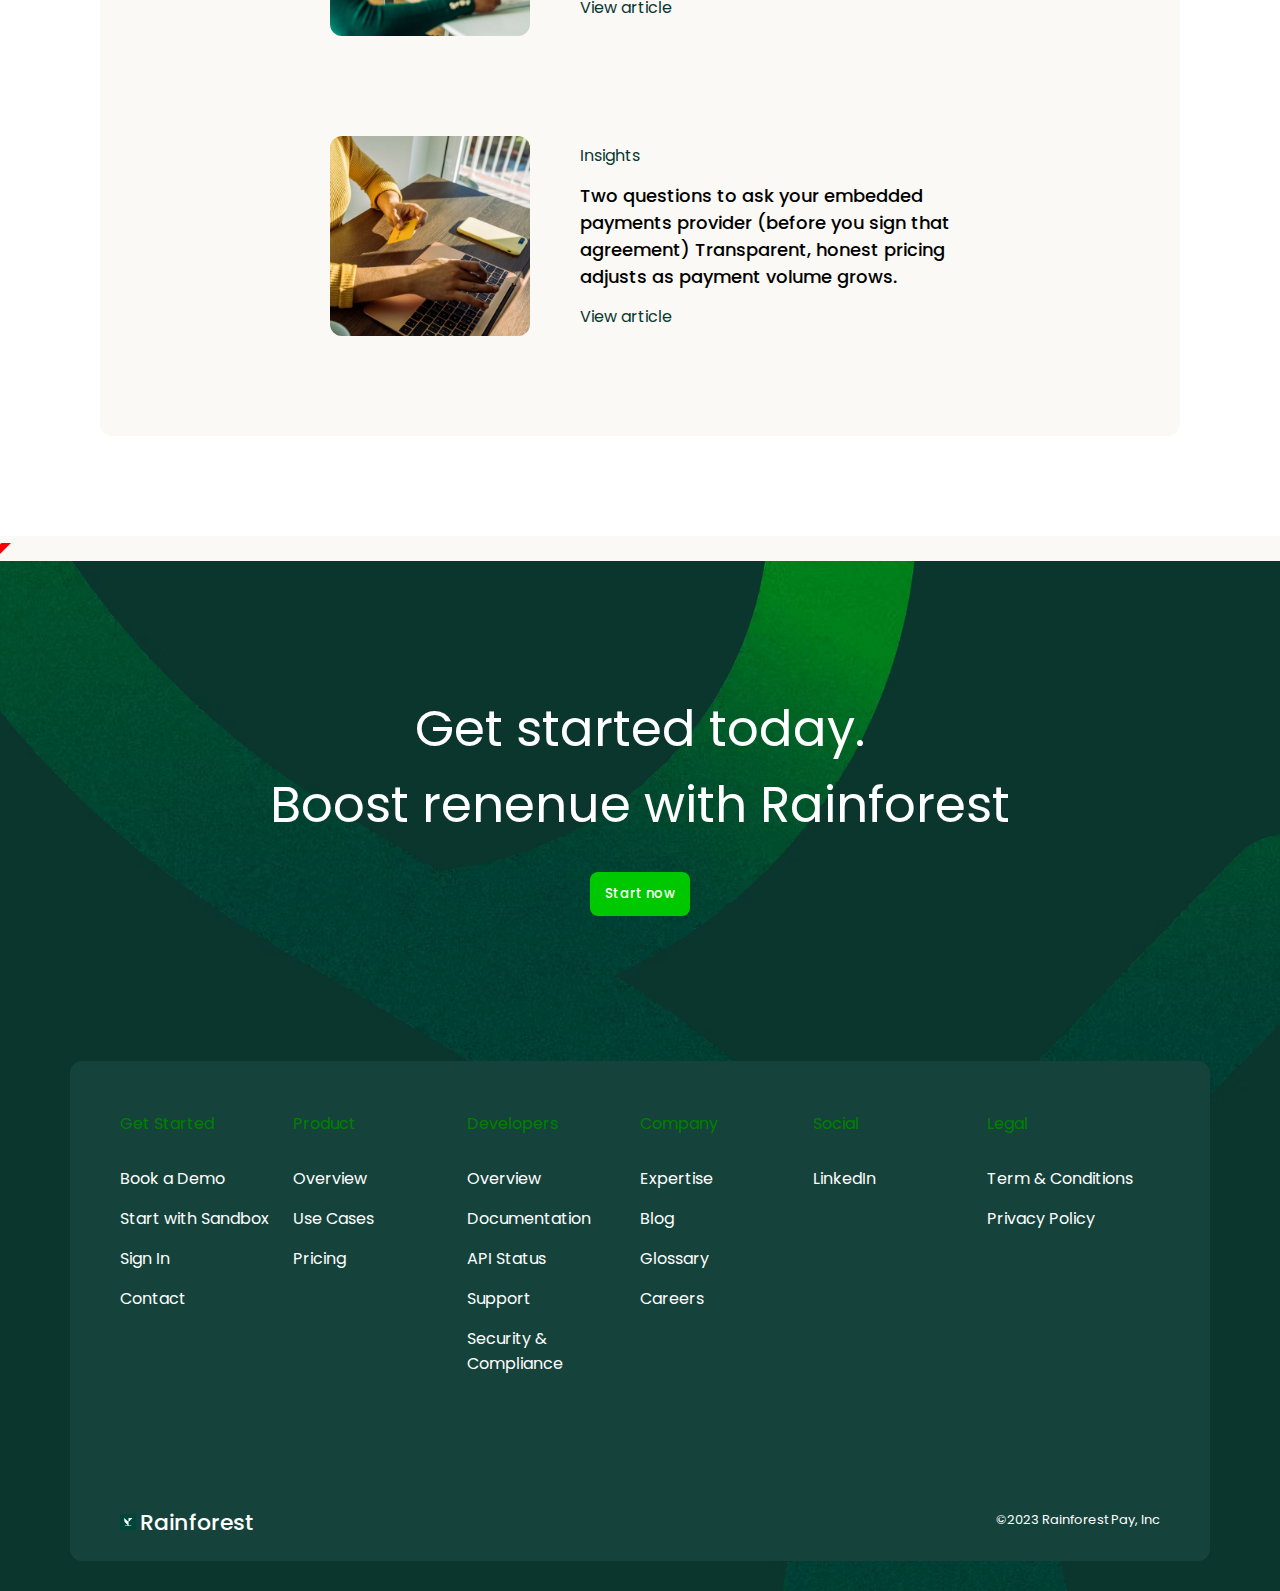
<file: product.html>
<!DOCTYPE html>
<html lang="en">

<head>
    <meta charset="UTF-8">
    <meta name="viewport" content="width=device-width, initial-scale=1.0">
    <title>Rainforest Pay</title>
    <link rel="stylesheet" href="./style.css" type="text/css">
    <link href='https://unpkg.com/boxicons@2.1.4/css/boxicons.min.css' rel='stylesheet'>
    <script src="./script.js" defer></script>
    <script src="./jquery.js"></script>
</head>

<body>
    <div class="container" id="products">
        <div class="div1">
            <div class="txt">
                <div>
                    <h1>One platform, all the</h1>
                    <h1>tools you need to <span style="color: green;">grow</span></h1>
                    <p>Rainforest is the all-in-one platform to embed, manage, and</p>
                    <p>report on payment processing within your software.</p>
                </div>
            </div>
            <div class="navdiv">
                <div class="nav">
                    <div class="logo">
                        <img src="./img/rainforest-logo.png" alt="">
                        <span><a href="./index.html" class="white">Rainforest</a></span>
                    </div>
                    <div class="navlinks">
                        <li class="link" id="link1"><a href="product.html" class="navitem">Product</a><i
                                class='bx bx-chevron-down bx-sm'></i></li>
                        <li class="link" id="link2"><a href="developers.html" class="navitem">Developers</a><i
                                class='bx bx-chevron-down bx-sm'></i></li>
                        <li id="link3"><a href="./pricing.html">Pricing</a></li>
                        <li class="link" id="link4"><a href="./company.html" class="navitem">Company</a><i
                                class='bx bx-chevron-down bx-sm'></i></li>
                    </div>
                    <div class="twobtns">
                        <button>Sign In</button>
                        <button>Start Now</button>
                    </div>

                    <span class="bar"><i class="fa-solid fa-bars"></i></span>
                    <!-- <i class="fa-solid fa-xmark"></i> -->
                </div>
                <!-- First One -->
                <div class="box4" id="forproduct">
                    <div class="box">
                        <img src="./img/overviewimg.avif" alt="">
                        <div class="text">
                            <p>Overview</p>
                            <p>Learn more about our product.</p>
                        </div>
                    </div>
                    <div class="box">
                        <img src="./img/usecases.avif" alt="">
                        <div class="text">
                            <p>Use Cases</p>
                            <p>Move money in multiple directions.</p>
                        </div>
                    </div>
                    <div class="box">
                        <img src="./img/calculate.avif" alt="">
                        <div class="text">
                            <p>Calculate ROI</p>
                            <p>Make cost savings, boost revenue.</p>
                        </div>
                    </div>
                    <div class="box" id="lastbox">
                        <img src="./img/hand.avif" alt="">
                        <div class="text">
                            <p>Get Started</p>
                            <p>Start building with low-code componenets</p>
                        </div>
                    </div>
                </div>

                <!-- Second One -->

                <div class="box4" id="fordevelopers">
                    <div class="box">
                        <img src="./img/overview2.avif" alt="">
                        <div class="text">
                            <p>Overview</p>
                            <p>Build faster with low-code components.</p>
                        </div>
                    </div>
                    <div class="box">
                        <img src="./img/docu.avif" alt="">
                        <div class="text">
                            <p>Documentation</p>
                            <p>Explore our detailed guides.</p>
                        </div>
                    </div>
                    <div class="box">
                        <img src="./img/support.avif" alt="">
                        <div class="text">
                            <p>Support</p>
                            <p>Get technical support.</p>
                        </div>
                    </div>
                    <div class="box">
                        <img src="./img/secure.avif" alt="">
                        <div class="text">
                            <p>Security & Compliance</p>
                            <p>Keep your data secure.</p>
                        </div>
                    </div>
                </div>

                <!-- Third One -->

                <div class="box4" id="forcompany">
                    <div class="textdiv">
                        <div>
                            <p>Our Expertise</p>
                            <p>Learn more about our team.</p>
                        </div>
                        <div>
                            <p>Contact</p>
                            <p>Get all the support you need.</p>
                        </div>
                    </div>
                    <div class="textdiv">
                        <div>
                            <p>Careers</p>
                            <p>Grow with us and find your place.</p>
                        </div>
                        <div>
                            <p>Client Spotlight</p>
                            <p>Meet our clients.</p>
                        </div>
                    </div>
                    <div class="textdiv">
                        <div>
                            <p>Blog</p>
                            <p>Explore the tree of knowledge.</p>
                        </div>
                        <div>
                            <p>Newsroom</p>
                            <p>Get the lates from Rainforest.</p>
                        </div>
                    </div>

                    <div class="box" id="lastbox">
                        <img src="./img/hand.avif" alt="">
                        <div class="text">
                            <p>Get Started</p>
                            <p>Start building with low-code componenets</p>
                        </div>
                    </div>
                </div>

                <div class="togglenav display">
                    <div>
                        <div id=" navbarlink" class="head border">
                            <div class="txtstyle">
                                <p>Product</p><i class='bx bx-chevron-down bx-sm' style="color: var(--green);"></i>
                            </div>

                            <div class="hiddenbox" style="display: none;">
                                <h5><a href="product.html">Overview</a></h5>
                                <p class="border">Learn more about our product.</p>

                                <h5>Use Cases</h5>
                                <p class="border">Make money in multiple directions.</p>

                                <h5><a href="pricing.html">Calculate ROI</a></h5>
                                <p class="">Make cost savings, boost revenue.</p>

                            </div>
                        </div>

                        <div id="navbarlink" class="head border">
                            <div class="txtstyle">
                                <p>Developers</p><i class='bx bx-chevron-down bx-sm' style="color: var(--green);"></i>
                            </div>

                            <div class="hiddenbox" style="display: none;">
                                <h5><a href="developers.html">Overview</a></h5>
                                <p class="border">Build faster with low-code components.</p>

                                <h5>Documentation</h5>
                                <p class="border">Explore our detailed guides.</p>

                                <h5>Support</h5>
                                <p class="border">Get technical support.</p>

                                <h5>Security & Compliance</h5>
                                <p class="">Keep your data secure.</p>
                            </div>
                        </div>

                        <div class="head border">
                            <div class="txtstyle">
                                <p><a style="text-decoration: none; color: #fff;" href="pricing.html">Pricing</a></p>
                            </div>
                        </div>
                        <div id="navbarlink" class="head border">
                            <div class="txtstyle">
                                <p>Company</p><i class='bx bx-chevron-down bx-sm' style="color: var(--green);"></i>
                            </div>

                            <div class="hiddenbox" style="display: none;">
                                <h5><a href="company.html">Our Expertise</a></h5>
                                <p class="border">Learn more about our team.</p>

                                <h5>Careers</h5>
                                <p class="border">Grow with us and find your place.</p>

                                <h5>Blog</h5>
                                <p class="border">Explore the tree of knowledge.</p>

                                <h5>Contact</h5>
                                <p class="border">Get all the support you need.</p>

                                <h5>Client Spotlight</h5>
                                <p class="border">Meet our clients.</p>

                                <h5>Newsroom</h5>
                                <p class="">Get the latest from Rainforest.</p>
                            </div>
                        </div>

                        <div style="display: flex;justify-content: center;gap: 10px;">
                            <button id="greenbtn" style="background: #fff; color: green;">Sign In</button>
                            <button id="greenbtn">Start now</button>
                        </div>
                    </div>

                </div>
            </div>
        </div>

        <div class="double">
            <img src="./img/overview.png" alt="">
            <div class="text">
                <p>Start processing payments in days, not months. Use Rainforest’s </p>
                <p>embedded components to reduce
                    development
                    work and get
                    to revenue</p>
                <p>faster.</p>
                <button id="greenbtn">Start now</button>
            </div>
        </div>

        <div class="div6">
            <div class="first">
                <div class="img2">
                    <img src="./img/phone.png" alt="">

                </div>
                <div class="text">
                    <h1>Build robust </h1>
                    <h1>payment rails</h1>
                    <p>Facilitate payments via major providers like Visa, Mastercard, and American Express, as well as
                        same-day ACH and Plaid
                        verification.</p>
                </div>
            </div>
            <div class="second">

                <div class="text">
                    <h1>Access faster </h1>
                    <h1>payouts</h1>
                    <p>Enjoy standard next-day payouts, plus instant same-day options like RTP and push-to-card.*</p>
                </div>
                <div class="img2">
                    <img src="./img/graphic-deposits.avif" alt="">
                </div>
            </div>
        </div>

        <div class="grow">
            <p>Grow</p>
            <p>in omnichannel</p>
            <p>mode</p>
        </div>

        <div class="multi">
            <div>
                <h1>Card present</h1>
                <p>Unlock card present and online </p>
                <p>payments in a single customer</p>
                <p>experience.</p>
            </div>
            <div>
                <img src="./img/phonepayments.png" alt="">
            </div>
            <div class="twotxt">
                <div>
                    <h1>Multiple methods</h1>
                    <p>Integrate several payment</p>
                    <p>methods into a single, uniform,</p>
                    <p>and seamless customer</p>
                    <p>experience.</p>
                </div>
                <div>
                    <h1>Gateway mode</h1>
                    <p>Connect to other processors to</p>
                    <p>support legacy portfolios with</p>
                    <p>gateway mode – all via the same</p>
                    <p>integration.</p>
                </div>
            </div>

        </div>

        <div class="tools">
            <h1 style="text-align: center;">Payment tools to help</h1>
            <h1 style="text-align: center;">your business thrive</h1>

            <div class="boxes">
                <div class="box1 merchant">
                    <div class="txt">
                        <h1>Merchant onboarding</h1>
                        <p>Rainforest fully manages risk, handles compliance, and onboards your merchant customers.</p>
                    </div>
                    <img src="./img/merchant.svg" alt="">
                </div>
                <div class="payments">
                    <div class="box1 cardpay">
                        <img src="./img/cardpayments.png" alt="">
                        <h1>Card payments</h1>
                        <p>Grow your revenue streams and make cost savings with </p>
                        <p>Visa, Mastercard, Amex and Discover
                            payments.</p>
                    </div>
                    <div class="box1 achpay">
                        <img src="./img/arlene.svg" alt="">
                        <h1>ACH payments</h1>
                        <p>Enable direct deposits and direct payments via ACH. We’ll handle account verification and
                            help you make cost savings, without additional risk.</p>
                    </div>
                </div>

                <div class="box1 low-code" style="background-color: #c56532;">
                    <img src="./img/low3.svg" alt="">
                    <div class="txt" style="padding: 50px;">
                        <h1>Low-code components</h1>
                        <p>Reduce development time with pre-built, embeddable components for payments, reporting,
                            chargebacks, onboarding, and
                            more.</p>
                    </div>
                </div>
                <div class="pay">
                    <div class="box1 payout">
                        <img src="./img/pay0.svg" alt="">
                        <div class="txt">
                            <h1>Payouts</h1>
                            <p>Enable instant bank payouts or push- to-card payments. Boost adoption and increase margin
                                in the process.</p>
                        </div>
                    </div>
                    <div class="box1 payin">
                        <div class="img"><img src="./img/payin.png" alt="">
                        </div>
                        <div class="txt">
                            <h1>Thirty pay-ins</h1>
                            <p>Unlock alternative payment methods like fleet checks and integrate embedded lending
                                providers.</p>
                        </div>

                    </div>
                </div>
            </div>
        </div>

        <div class="purple">
            <div class="txt">
                <h1>Payments on your terms. See how Rainforest’s features work for you.</h1>
            </div>
            <div class="finance">
                <div class="bigtxt">
                    <h1>Finance</h1>
                </div>
                <img src="./img/rainforest-finance-1.avif" alt="">
                <h1>Keep your eyes on the target</h1>
                <p>Start monetizing payments by reducing attrition, improving margins, <br> and driving higher
                    valuations.
                </p>
                <span>View Pricing</span>
            </div>
            <div class="finance">
                <div class="bigtxt">
                    <h1>Operations</h1>
                </div>
                <img src="./img/operation.avif" alt="">
                <h1>Find more hours in the day</h1>
                <p>Let Rainforest take over merchant onboarding checks like KYC, minimize <br> compliance risk, and
                    reduce
                    operational overhead.
                    It just works, so that you <br> can too.
                </p>
            </div>

            <div class="finance">
                <div class="bigtxt">
                    <h1>Developers</h1>
                </div>
                <img src="./img/developers.avif" alt="">
                <h1>Build a better payments platform</h1>
                <p>With just a single API, Rainforest offers everything developers need to <br> embed payments
                    processing
                    into their platform.
                    Faster than ever before.
                </p>
                <div>
                    <span>Discover more</span>
                    <span>Browse guides</span>
                </div>

            </div>
        </div>

        <div class="bgfff">
            <div class="insight">
                <h1 style="text-align: center;">Everything you need to make <br> payments a breeze</h1>

                <div class="green">
                    <div class="text">
                        <p>Insights</p>
                        <h1>5 ways to scale and <br> monetize payments</h1>
                        <a href="">View article</a>
                    </div>
                    <img src="./img/laptop.avif" alt="">
                </div>

                <div class="twobox">
                    <div class="box">
                        <img src="./img/team.avif" alt="">
                        <div class="text">
                            <p>Insights</p>
                            <h2>Contract terms that add (or subtract) enterprise value</h2>
                            <a href="">View article</a>
                        </div>
                    </div>

                    <div class="box">
                        <img src="./img/laptop.avif" alt="">
                        <div class="text">
                            <p>Insights</p>
                            <h2>Two questions to ask your embedded payments provider (before you sign that agreement)
                                Transparent, honest pricing
                                adjusts as payment volume grows.</h2>
                            <a href="">View article</a>
                        </div>
                    </div>
                </div>
            </div>
        </div>

        <svg width="11" height="11" viewBox="0 0 11 11" fill="none" xmlns="http://www.w3.org/2000/svg"
            class="text-umber">
            <path d="M0 11L11 0H2C0.895431 0 0 0.895431 0 2V11Z" fill="red"></path>
        </svg>

        <div class="div9">
            <div class="text">
                <p>Get started today.</p>
                <p>Boost renenue with Rainforest</p>
                <button id="greenbtn">Start now</button>
            </div>
            <div class="lastsection">
                <div class="firstdiv">
                    <ul>
                        <span>Get Started</span>
                        <li><a class="underlineStyle" href="">Book a Demo</a></li>
                        <li><a class="underlineStyle" href="">Start with Sandbox</a></li>
                        <li><a class="underlineStyle" href="">Sign In</a></li>
                        <li><a class="underlineStyle" href="">Contact</a></li>
                    </ul>

                    <ul>
                        <span>Product</span>
                        <li><a class="underlineStyle" href="">Overview</a></li>
                        <li><a class="underlineStyle" href="">Use Cases</a></li>
                        <li><a class="underlineStyle" href="">Pricing</a></li>
                    </ul>

                    <ul>
                        <span>Developers</span>
                        <li><a class="underlineStyle" href="">Overview</a></li>
                        <li><a class="underlineStyle" href="">Documentation</a></li>
                        <li><a class="underlineStyle" href="">API Status</a></li>
                        <li><a class="underlineStyle" href="">Support</a></li>
                        <li><a class="underlineStyle" href="">Security & Compliance</a></li>
                    </ul>

                    <ul>
                        <span>Company</span>
                        <li><a class="underlineStyle" href="">Expertise</a></li>
                        <li><a class="underlineStyle" href="">Blog</a></li>
                        <li><a class="underlineStyle" href="">Glossary</a></li>
                        <li><a class="underlineStyle" href="">Careers</a></li>

                    </ul>

                    <ul>
                        <span>Social</span>
                        <li><a class="underlineStyle" href="">LinkedIn</a></li>
                    </ul>

                    <ul>
                        <span>Legal</span>
                        <li><a class="underlineStyle" href="">Term & Conditions</a></li>
                        <li><a class="underlineStyle" href="">Privacy Policy</a></li>
                    </ul>
                </div>
                <div class="seconddiv">
                    <div class="logo">
                        <img src="./img/icon.png" alt="">
                        <span>Rainforest</span>
                    </div>
                    <div class="footer">
                        <span>&copy;2023 Rainforest Pay, Inc</span>
                    </div>
                </div>
            </div>
        </div>
    </div>

</body>

</html>
</file>
<file: style.css>
@import url('https://fonts.googleapis.com/css2?family=Poppins:wght@300;400;500&display=swap');

:root {
    --darkgreen: #0A362E;
    --green: #3A783F;
    --lightgreen: #8FB08E;
    --darkbrown: #6D6331;
    --brown: #A98B3E;
    --lightbrown: #BEA670;
    --black: #312821;
}

@keyframes textmove {
    0% {
        opacity: 0;
        top: 100px;
        left: 0px;
    }

    100% {
        opacity: 1;
        top: 0px;
        left: 0px;
    }
}

/* classes used in javascript */

/* for pricing */
.transform {
    transform: rotate(-45deg);
}



.rotatearr {
    transform: rotate(180deg);
}



* {
    padding: 0;
    margin: 0;
    box-sizing: border-box;
    font-family: 'Poppins', sans-serif;
}

img {
    object-fit: contain;
}

.container .div1 {
    width: 100%;
    height: 100vh;
    position: relative;
    margin-bottom: 100px;
}

#leftarr {
    width: 16px;
    height: 16px;
    border-radius: 50%;
    background-color: #fff;
}

.three a:hover #leftarr {
    transform: translateX(20px, 0px);
}

.div1 .bgimg {
    width: 100%;
    height: 100%;
    background-image: url('./img/bgimg.webp');
    background-size: cover;
    /* background-position: center; */
    object-fit: contain;
    position: absolute;
    z-index: -1;
}

.div1 .navdiv {
    width: calc(100% - 240px);
    padding: 20px 25px;
    margin: auto;
    background: #fff;

    border-radius: 0 0 20px 20px;
    position: fixed;
    left: 120px;
    z-index: 1;
}

.div1 .navdiv .togglenav {
    display: none;
}

.div1 .nav {
    display: flex;
    justify-content: space-between;
    align-items: center;

}

.div1 .nav .logo {
    display: flex;
}

.div1 .nav .logo img {
    height: 30px;
}

.div1 .nav .logo span a {
    text-decoration: none;
    font-size: 22px;
    color: var(--darkgreen);
    font-weight: 500;
}

.div1 .nav .navlinks {
    width: 400px;
    list-style: none;
    display: flex;
    justify-content: space-between;
    align-items: center;
}

.div1 .nav .navlinks li {
    display: flex;
    transition: all 1s;
}

.div1 .nav li a {
    color: var(--darkgreen);
    font-weight: 400;
    text-decoration: none;
}

.div1 .nav li a:hover {
    color: green;
}

.div1 .nav li:hover .bx {
    color: green;
    transform: rotate(180deg);
}

.div1 .nav button,
#greenbtn {
    color: #fff;
    background: rgb(0, 200, 0);
    letter-spacing: 0.5px;
    font-weight: 500;
    border-radius: 8px;
    outline: none;
    border: none;
    cursor: pointer;
}

.div1 .nav button:first-child {
    color: #000;
    padding: 12px 15px;
    background: #ecebe3;
}

.div1 .nav button:last-child,
#greenbtn {
    padding: 12px 15px;
}

.div1 .bar {
    display: none;
}

.div1 .imgtext {
    width: 480px;
    color: #fff;
    position: absolute;
    top: 25%;
    left: 120px;
}

.div1 .imgtext h1 {
    font-size: 60px;
}

.div1 .imgtext p,
#greenbtn {
    margin: 15px 0;
}

.div1 .navdiv .box4 {
    padding: 10px 20px;
    font-size: small;
    display: grid;
    grid-template-columns: 1fr 1fr 1fr 1fr;
    grid-gap: 20px;

    display: none;
}

.div1 .navdiv .box4 .box {
    padding: 10px 20px;
    background-color: #f0f0f0;
    border-radius: 12px;
    display: flex;
    align-items: center;
    gap: 10px;

}

.div1 .navdiv .box4 .box img {
    width: 50px;
}

.div1 .navdiv .box4 #lastbox {
    color: #fff;
    background-color: var(--darkgreen);
    background-image: url('./img/getstarted.avif');
    background-position: center;
    background-size: cover;
}

.div1 .navdiv #forcompany .textdiv {
    display: flex;
    flex-direction: column;
    row-gap: 10px;
}

.container .div2 {
    width: 70%;
    margin: auto;
}

.div2 .btns,
.div8 .box6 .btns {
    margin: 15px 0;
    display: flex;
    justify-content: space-between;
}

.div2 .btns button,
.div8 .box6 button,
.seven .box6 button {
    width: 180px;
    height: 85px;
    padding: 25px;
    border-radius: 12px;
    box-shadow: 0 0 15px 1px rgba(0, 0, 0, 0.2);
    outline: none;
    border: none;
}

.div2 .title {
    text-align: center;
    font-size: 21px;
    margin: 100px 0;
}

.container .div3 {
    width: calc(100% - 240px);
    margin: auto;
}

.div3 .img img {
    width: 100%;
    border-radius: 12px;
}

.div3 .text {
    width: 50%;
    margin: 85px auto 170px auto;
    font-size: 17px;
    text-align: center;
}

.div3 .text p {
    color: var(--darkgreen);
    margin-bottom: 20px;
}

.div3 .text button {
    padding: 20px 25px !important;
}

.container .div4 {
    width: calc(100% - 210px);
    background: #ecebe3;
    border-radius: 12px;
    margin: 100px auto;
}

.div4 .studio {
    width: 54%;
    margin: auto;
    padding: 145px 0;
    text-align: center;
}

.div4 .studio h1 {
    color: var(--black);
    font-size: 45px;
    font-weight: 500;
    margin: 15px 0;
}

.div4 .studio p {
    color: var(--black);
    font-size: 17px;
    margin-bottom: 35px;
}

.div4 .studio a,
.div5 a {
    color: #000;
    padding: 100px auto;
    text-decoration: none;
}

.div4 .imgslide {
    height: 100vh;
}

.div4 img {
    width: 100%;
    height: 100%;
    margin: auto;
    border-radius: 12px;
}

.container .div5 {
    width: 100%;
    background-image: url('./img/graphic-dev.avif');
    background-size: cover;
    background-position: center;
    background-color: black;
    display: flex;
}

.div5 .box {
    width: 70%;
    margin: auto;
    padding: 210px 0;
    display: flex;
    justify-content: space-between;
}

.div5 .devtext {
    width: calc((100% / 2) - 105px);
    color: #fff;
}

.div5 .devtext>* {
    margin-bottom: 20px;
}

.div5 .devtext .header {
    font-size: 17px;
    font-weight: 400;
    letter-spacing: 2px;
}

.div5 h1 {
    font-size: 34px;
    font-weight: 500;
    color: #c1d3ff;
}

.div5 .devtext a {
    color: #fff;
    text-decoration: none;
}

.div5 .img {
    width: 520px;
    border-radius: 12px;
}

.div5 .img img {
    width: 100%;
    height: 100%;
    object-fit: cover;
    border-radius: 12px;
}

.container .div6 {
    margin: 200px auto 0;
}

.div6 .first,
.div6 .second {
    width: 70%;
    display: flex;
    justify-content: space-between;
    align-items: center;
    margin: 0 auto 170px;
    gap: 152px;
}

.div6 img {
    /* width: 500px; */
    height: 500px;
    border-radius: 12px;
}

.div6 .text {
    /* width: 29%; */
    color: var(--darkgreen);
}

.div6 h1 {
    font-size: 34px;
    font-weight: 500;
}

.div6 h1:nth-child(2) {
    margin-bottom: 20px;
}

.div6 a {
    color: var(--darkgreen);
    text-decoration: none;
}

.container .div7 {
    width: calc(100% - 240px);
    margin: 50px auto;
}

.div7 .text {
    margin-bottom: 85px;
}

.div7 h1 {
    color: var(--darkgreen);
    font-size: 35px;
    font-weight: 500;
    text-align: center;
}

.div7 .cards {
    display: grid;
    grid-template-columns: 1fr 1fr 1fr 1fr;
    gap: 53px;
    margin-bottom: 180px;
}

.div7 .cards>* {
    width: 280px;
    height: 330px;
    background-color: #f3f3f3;
    border-radius: 12px;
    display: flex;
    flex-direction: column;
    align-items: center;
}

.div7 img {
    width: 250px;
    height: 250px;
    object-fit: contain;
}

.div7 p {
    width: calc(100% - 61px);
}

.container .div8 {
    width: 100%;
    padding-bottom: 200px;
    background: #ecebe3;
}

.div8 .moneytext {
    padding-top: 200px;
    color: var(--darkgreen);
    text-align: center;
}

.div8 .moneytext>* {
    margin-bottom: 20px;
}

.div8 h1 {
    color: green;
    font-size: 115px;
    font-weight: 500;
}

.div8 h2 {
    font-size: 40px;
    font-weight: 500;
}

.div8 p {
    width: 33%;
    margin: auto;
}

.div8 a {
    color: var(--darkgreen);
    text-decoration: none;
}

.div8 .box6,
.seven .box6 {
    width: calc(100% - 240px);
    margin: 100px auto 0;
}

.div8 .box6 button:nth-child(4) img,
.seven .box6 button:nth-child(4) img {
    width: 130px;
    height: 50px;
}

.container .div9 {
    width: 100%;
    background-image: url(./img/footerbg.avif);
    background-color: var(--darkgreen);
    background-position: center;
    background-size: cover;
    padding-bottom: 30px;
}

.div9 .text {
    color: #fff;
    font-size: 50px;
    font-weight: 400;
    text-align: center;
    display: block;
    padding: 130px;
}

.lastsection {
    width: calc(100% - 140px);
    height: 500px;
    margin: auto;
    border-radius: 12px;
    color: #fff;
    background: #15433b;
}

.lastsection .firstdiv {
    padding: 50px;
    display: grid;
    grid-template-columns: 1fr 1fr 1fr 1fr 1fr 1fr;
}

.lastsection span {
    color: green;
    display: inline-block;
    margin-bottom: 30px;
}

.lastsection ul li {
    margin-bottom: 15px;
    list-style: none;
}

.lastsection .firstdiv ul li a {
    text-decoration: none;
    color: #fff;
    transition: all 0.3s ease-in-out 0s;
}

.underlineStyle {
    position: relative;
}

.underlineStyle::after {
    width: 0%;
    height: 1px;
    background: #fff;
    content: "";
    position: absolute;
    right: 0;
    bottom: 0;
    transition: 300ms ease-in-out;
}

.underlineStyle:hover::after {
    width: 100%;
    left: 0;
}

.lastsection .seconddiv {
    display: flex;
    justify-content: space-between;
    padding: 0 50px;
    margin-top: 65px;
}

.lastsection .seconddiv .logo span {
    font-size: 22px;
    color: #fff;
    font-weight: 500;
}

.lastsection .seconddiv .footer>* {
    color: #fff;
    font-size: small;
}

/* ________________________________________________Company__________________________________________________ */
.container #companydiv1 {
    margin-bottom: 0;
}

.div1 #bgimg {
    width: 100%;
    height: 100%;
    background: var(--darkgreen);
    position: absolute;
    z-index: -1;
}

.div1 #imgtext {
    width: 100%;
    height: 100%;
    color: #fff;
    font-size: 70px;
    text-align: center;
    position: absolute;
    display: flex;
    justify-content: center;
    align-items: center;
}

.div1 #visa,
#amex,
#payment,
#leslie,
#master {
    position: absolute;
}

.div1 #visa {
    top: 28%;
    left: 20%;
}

.div1 #amex {
    top: 17%;
    left: 42%;
}

.div1 #payment {
    top: 75%;
    left: 13%;
}

.div1 #leslie {
    top: 30%;
    left: 76%;
}

.div1 #master {
    top: 73%;
    left: 56%;
}

.main {
    background-color: #15433b;
    padding: 170px 0;
}

.main .one {
    width: 55%;
    margin: auto;
}

.one span {
    color: var(--lightbrown);
}

.one h1,
.three h1 {
    color: #fff;
    font-size: 65px;
    font-weight: 500;
    margin-top: 20px;
}

.one p {
    color: #fff;
    font-size: 21px;
    margin-top: 20px;
}

.main .two {
    width: calc(100% - 240px);
    margin: auto;
    display: flex;
    justify-content: space-between;
    margin-top: 200px;
}

.two .profile {
    width: 280px;
    height: 350px;
    background-size: cover;
    background-position: center;
    border-radius: 12px;
    color: #fff;
    cursor: pointer;
    transition: transform 1s;
    transform-style: preserve-3d;
}

.two .profile.changeSide {
    transform: rotateY(180deg);
}

.two .profile .front {
    display: flex;
    justify-content: space-around;
    align-items: center;
    bottom: 5%;
}

.two .profile .front span {
    color: #000;
    width: 40px;
    height: 40px;
    font-size: 30px;
    font-weight: lighter;
    border-radius: 50%;
    background: #fff;
    text-align: center;
}

.two .profile .front,
.profile .back {
    position: absolute;
    width: 100%;
    -webkit-backface-visibility: hidden;
    backface-visibility: hidden;
}

.two .profile .back {
    height: 100%;
    padding: 20px;
    border-radius: 12px;
    background-color: #fff;
    color: #000;
    transform: rotateY(180deg);
}

.two .profile .back h4 {
    color: green;
}

.two .profile.card1 {
    position: relative;
    background-image: url(./img/Josh.avif);
}

.two .profile.card2 {
    position: relative;
    background-image: url(./img/Chris.avif);
}

.two .profile.card3 {
    position: relative;
    background-image: url(./img/Cailey.avif);
}

.two .profile.card4 {
    position: relative;
    background-image: url(./img/Becky.avif);
}

.main .three {
    width: calc(100% - 240px);
    height: calc(100vh + 229px);
    margin: 100px auto auto;
    position: relative;
}

.three #bg {
    width: 100%;
    height: calc(100vh + 229px);
    background-color: var(--darkgreen);
    margin: auto;
    position: absolute;
    border-radius: 12px 12px 0 0;
}

.three .text {
    width: 100%;
    height: 100%;
    text-align: center;
    margin: auto;
    display: flex;
    justify-content: center;
    align-items: center;
    position: absolute;
}

.three .text div {
    width: 58%;
}

.three p {
    color: #fff;
    font-size: 18px;
    margin: 20px;
}

.three a,
.four a,
.five .twobox .box a,
.six a {
    color: #fff;
    text-decoration: none;
}

.three #pay,
#john,
#vi,
#arlene {
    position: absolute;
}

.three #pay {
    top: 19%;
    left: 10%;
}

.three #john {
    top: 34%;
    left: 80%;
}

.three #vi {
    top: 69%;
    left: 6%;
}

.three #arlene {
    top: 83%;
    left: 61%;
}

.main .four,
.main .five {
    width: calc(100% - 240px);
    margin: auto;
    padding-top: 150px;
    background-color: var(--darkgreen);
}

.main .four {
    text-align: center;
}

.main .four .text {
    width: 55%;
    margin: auto;
}

.four .text h1,
.four .text p,
.five p,
.five h2 {
    padding-bottom: 30px;
}

.four .text h1 {
    color: var(--lightbrown);
    font-size: 43px;
    font-weight: 500;
}

.four .text p {
    color: #fff;
    font-size: 18px;
}

.main .five {
    padding-bottom: 120px;
    border-radius: 12px;
}

.main .five .twobox {
    width: calc(100% - 220px);
    margin: auto;
    background-color: #15433b;
    color: #fff;
    border-radius: 12px;
}

.main .five .twobox .box {
    padding: 100px;
    display: flex;
    gap: 50px;
}

.main .five .twobox img,
.insight .twobox img {
    width: 200px;
    height: 200px;
    border-radius: 12px;
}

.main .six span,
.seven .box6 span {
    margin: 100px 0;
    color: #fff;
    font-size: 43px;
    text-align: center;
    display: block;
}

.six>* {
    margin: auto;
}

.six .img {
    width: calc(100% - 270px);
    height: 480px;
    margin: auto;
}

.six .img img {
    width: 100%;
    height: 100%;
}

.six .lasttext {
    width: 45%;
    margin-top: 100px;
}

.six .lasttext p {
    color: #fff;
    text-align: center;
    font-size: 17px;
}

.six .lasttext a {
    display: block;
    text-align: center;
    margin: 50px 0;
}

.seven .box6 .btns {
    width: fit-content;
    margin: auto;
    display: grid;
    grid-template-columns: 1fr 1fr 1fr;
    grid-gap: 30px;
}

/* ________________________________________________Pricing__________________________________________________ */

#pricing .first {
    background: #ecebe3;
    width: 100%;
    height: 100vh;
    position: absolute;
    z-index: -1;
    display: flex;
    flex-direction: column;
    justify-content: center;
    align-items: center;
}

.first .text1 {
    width: 56%;
    margin-bottom: 20px;
    text-align: center;
}

.first .text1 h1 {
    color: var(--darkgreen);
    font-size: 50px;
    font-weight: 500;
}

.first .text2 {
    width: 40%;
    text-align: center;
}

#pricing .second {
    width: 100%;
    height: auto;
    background: #ecebe3;
    margin-top: -220px;
    padding-bottom: 150px;
}

.second .whitediv {
    width: 68%;
    height: auto;
    margin: auto;
    padding: 50px;
    background: #fff;
    border-radius: 12px;
    color: var(--darkgreen);
}

.second .whitediv h2 {
    font-weight: 500;
}

.second .whitediv .rows {
    display: grid;
    grid-template-columns: 1fr 1fr 1fr;
    grid-gap: 40px;
}

.second .whitediv .q1 {
    margin-top: 20px;
}

.second .whitediv .q1 .input {
    margin-top: 20px;
    border-bottom: 1px solid gray;
}

.second .whitediv .q1 .input input {
    font-size: 17px;
    color: green;
    outline: none;
    border: none;
}

.second .whitediv .q1 .text {
    display: flex;
    justify-content: space-between;
}

.second .whitediv input[type="range"] {
    width: 100%;
    height: 2px;
    cursor: pointer;
    outline: none;
    accent-color: var(--green);
    margin-top: 25px;
}

.second .whitediv .q1 select {
    width: 284px;
    color: var(--darkgreen);
    font-size: 14px;
    border: none;
    border-bottom: 1px solid #000;
    outline: none;
}

.second .whitediv .lastrow {
    display: grid;
    grid-template-columns: 1fr 2fr;
}

.second .whitediv .q1 .box3 {
    width: 100%;
    padding: 15px;
    font-size: 11px;
    /* border-width: 1px; */
    /* border-style: solid; */
    border: 1px solid #d1d1d1;
    border-radius: 12px;
    display: flex;
    gap: 10px;
}

.second .whitediv .q1 .box3 .circle {
    width: 17px;
    height: 17px;
    padding: 1px 8px;
    border: 1px solid #d1d1d1;
    border-radius: 50%;
}

.green {
    border-color: green !important;
}

.green .circle {
    background: green;
}

.whitediv .greendiv {
    width: calc(100% - 50px);
    margin: 50px auto;
    padding: 40px 0;
    color: #fff;
    background: var(--darkgreen);
    border-radius: 12px;
}

.whitediv .greendiv .text {
    display: flex;
    justify-content: space-between;
    padding: 20px 0;
    margin: 0 50px;
}

.whitediv .greendiv h1 {
    margin: 0 50px;
}

.border {
    border-bottom: 1px solid #d1d1d1b6;
}

.greendiv #bg {
    /* width: calc(100% + 50px); */
    padding: 20px 30px;
    margin: 0 20px;
    color: var(--darkgreen);
    background: var(--lightgreen);
    border-radius: 12px;
}

.greendiv button {
    padding: 15px 20px !important;
}

.whitediv #whitetext {
    width: calc(100% - 50px);
    margin: auto;
    font-size: x-small;
}

.container .third {
    color: var(--darkgreen);
    margin-top: 100px;
    text-align: center;
}

.third h1 {
    margin-bottom: 30px;
    font-size: 45px;
    font-weight: 500;
}

.third .fees {
    width: 68%;
    margin: auto;
    padding: 50px;
    text-align: left;
    margin-top: 100px;
    border: 1px solid #d1d1d1;
    border-radius: 12px;
}

.third .twodiv .dollar,
.twodiv .transaction {
    width: 50%;
}

.third .twodiv {
    gap: 30px;
}

.third .twodiv,
.twodiv>div>* {
    margin: 30px 0;
    display: flex;
    justify-content: space-between;
}

.third .fees .bg {
    color: #fff;
    background-color: var(--darkgreen);
    padding: 30px 20px;
    border-radius: 12px;
    display: flex;
    justify-content: space-between;
    align-items: center;
}

.third .ach {
    width: 68%;
    margin: auto;
    padding: 30px;
    margin-bottom: 100px;
}

.third .ach>div {
    border: 1px solid #d1d1d1;
    border-radius: 12px;
    padding: 30px;
}

.container .fourth {
    height: auto;
    background-color: #fafaf6;
    text-align: center;
    padding: 100px 0;
}

.fourth h1 {
    margin-bottom: 100px;
}

.fourth .sixlines {
    width: 45%;
    margin: auto;
    text-align: start;
}

.fourth .sixlines .line {

    margin: 20px 0;
    cursor: pointer;
}

.fourth .sixlines .line .text {
    display: flex;
    align-items: center;
    gap: 10px;
    margin: 20px 0;
}

.fourth .sixlines .line span {
    width: 35px;
    height: 35px;
    display: inline-block;
    text-align: center;
    font-size: x-large;
    background: #d6f1a2;
    border-radius: 50%;
    transition: all 0.3s;
}



.fourth .sixlines p {
    width: 88%;
    margin: auto;
    display: none;
}



/* ________________________________________________Developers__________________________________________________ */
.container #devpagefooter {
    background-image: url('./img/devfooter.avif');
    background-color: #222020;
}

#devpagefooter .lastsection span {
    color: #c1d3ff;
}

#devpagefooter .lastsection {
    background-color: #313131;
}

#devpagefooter button {
    color: #000;
    background-color: #c1d3ff;
}

#developers {
    background: #c1d3ff;
}

#developers .div1 .txt {
    width: 100%;
    height: 100vh;
    color: #313131;
    background-color: #c1d3ff;
    text-align: center;
    display: flex;
    justify-content: center;
    align-items: end;


    position: absolute;
}

#developers .div1 .txt h1 {
    font-size: 6rem;
    font-weight: 600;
    position: relative;
    animation: textmove 3s;
}

#developers .div1 .txt button {
    margin: 50px 0;
    background: white;
    color: var(--darkgreen);
}

#developers .siximg {
    width: calc(100% - 300px);
    height: 100vh;
    margin: auto;
    position: relative;

}

#developers .siximg img {
    position: absolute;
}

#developers .siximg #img1 {
    top: 4%;
    left: 10%;
}

#developers .siximg #img2 {
    top: 8%;
    left: 39%;
}

#developers .siximg #img3 {
    top: 28%;
    z-index: 1;
    left: 75%;
}

#developers .siximg #img4 {
    top: 70%;
    left: 2%;
    z-index: 1;
}

#developers .siximg #img5 {
    top: 79%;
    left: 22%;
    z-index: 0;
}

#developers .siximg #img6 {
    top: 70%;
    left: 53%;
}

#developers .boxes4 {
    width: 70%;
    height: auto;
    margin: auto;
    color: #fff;
    margin-top: 150px;
}

#developers .boxes4 .building {
    height: 450px;
    padding: 50px;
    margin-bottom: 50px;
    background: url('./img/graphic-building-blocks.avif');
    background-color: #222020;
    background-position: center;
    background-size: cover;
    border-radius: 12px;
    display: flex;
    justify-content: space-around;
    align-items: center;
    gap: 16px;
}

#developers .boxes4 .building>div {
    width: 51%;
}

#developers .boxes4 span {
    width: 37px;
    height: 37px;
    background-color: #c1d3ff;
    border-radius: 50%;
}

#developers .boxes4 .twodivs {
    margin-bottom: 50px;
    display: flex;
    justify-content: space-between;
    gap: 50px;
}

#developers .boxes4 .twodivs>* {
    width: 50%;
    height: 450px;
    background: #222020;
    padding: 40px 0 0 40px;
    border-radius: 12px;
    display: flex;
    flex-direction: column;
    gap: 4%;
}

#developers .boxes4 .twodivs .docu {
    position: relative;
}

#developers .boxes4 .twodivs .docu img {
    width: 400px;
    position: absolute;
    bottom: 0;
    right: 0;
    border-radius: 12px;
}

#developers .boxes4 .twodivs .world {
    background-image: url('./img/worldclass.avif');
    background-position: center;
    background-size: cover;
}

#developers .boxes4 .api {
    height: 470px;
    padding: 40px 0 0 40px;
    margin-bottom: 150px;
    background-image: url('./img/graphic-active-api.avif');
    background-color: #222020;
    background-position: center;
    background-size: cover;
    border-radius: 12px;

    display: flex;
    flex-direction: column;
    gap: 20px;
}

#developers .boxes4 .api .threelines {
    display: flex;
    flex-direction: column;
    align-items: end;
    gap: 10px;
    overflow: hidden;
}

#developers .blackdiv1 {
    height: calc(100vh + 100px);
    background-image: url(./img/graphic-flexibility.avif);
    background-color: #222020;
    background-position: center;
    background-size: cover;

}

#developers .blackdiv1 .flex {
    width: 70%;
    margin: auto;
    padding: 100px 0;
    display: flex;
    justify-content: space-between;
    align-items: center;
}

#developers .flex .details {
    width: 500px;
    height: 570px;
    padding: 20px;
    background-color: #222020;
    border-radius: 12px;
}

#developers .flex .texts {
    padding: 15px;
    color: #fff;
    display: flex;

}

#developers .flex .texts p:first-of-type {
    width: 120px;
}

#textbg {
    background-color: #322e2e !important;
}

#developers #black2 {
    background: #222020;
}

#developers #black2 img {
    width: 500px;
    border-radius: 12px;
}

/* ________________________________________________Product__________________________________________________ */

#products {
    color: var(--darkgreen);
    background-color: #faf9f6;
}

#products .div1 {
    height: 90vh;
}

#products .div1 .txt {
    width: 100%;
    height: 90vh;
    color: var(--darkgreen);
    text-align: center;
    display: flex;
    justify-content: center;
    align-items: center;
    position: absolute;
}

#products .div1 .txt h1 {
    font-size: 65px;
    font-weight: 500;
}

#products .div1 .txt p {
    font-size: larger;
}

#products .double {
    width: calc(100% - 240px);
    height: calc(100vh + 200px);
    margin: auto;
    color: #fff;
    background-image: url(./img/graphic-product-bottom.avif);
    background-color: var(--darkgreen);
    background-position: center;
    background-size: cover;
    border-radius: 12px;
    margin-bottom: 100px;
    text-align: center;
}

#products .double img {
    width: 80%;
    margin-top: -150px;
    border-radius: 12px;
    border: 5px solid #000;
    position: relative;
    animation: textmove 2s;
}

#products .double .text {
    margin-top: 100px;
}

#products .div6 .first>* {
    width: 50%;
}

#products .div6 .first .img2 {
    width: 100%;
    height: 500px;
    background-image: url('./img/graphic-robust.avif');
    background-position: center;
    background-size: cover;
    border-radius: 12px;

    display: flex;
    justify-content: center;
    align-items: end;
}

#products .grow {
    width: 70%;
    margin: auto;
    font-size: 7rem;
    font-weight: 500;
    margin-bottom: 100px;
}

#products .grow p {
    margin-top: -50px;
}

#products .multi {
    width: 70%;
    height: 900px;
    margin: auto;
    font-size: large;
    display: flex;
    justify-content: space-between;
    align-items: center;
    margin-bottom: 200px;
}

#products .multi .twotxt {
    height: 70%;
    display: flex;
    flex-direction: column;
    justify-content: space-between;
}

#products .multi h1 {
    font-size: 40px;
    font-weight: 500;
}

#products .tools {
    background-color: #fff;
    padding: 200px 0;
}

#products .tools .boxes {
    width: 70%;
    margin: auto;
    margin-top: 100px;
    display: grid;
    grid-auto-rows: 500px;
    justify-content: center;
    gap: 50px;
    font-weight: 500px;
}

#products .tools .boxes h1 {
    font-size: 1rem;
}

#products .tools .boxes p {
    font-size: 13px;
}


#products .tools .boxes .box1 {
    background-color: #ecebe3;
    border-radius: 15px;
    padding: 50px;
}

#products .tools .boxes .merchant {
    display: flex;
    padding: 50px 50px 0;
}

#products .tools .boxes .merchant .txt {
    display: flex;
    flex-direction: column;
    justify-content: center;
}

#products .tools .boxes .payments {
    display: grid;
    grid-template-columns: 2fr 1fr;
    grid-gap: 50px;
}

#products .tools .boxes .payments .cardpay,
.payments .achpay {
    height: 500px;
}

#products .tools .boxes .payments .cardpay {
    color: #fff;
    background-color: var(--darkgreen);
}

#products .tools .boxes .payments .achpay {
    background: #c1d3ff;
}


#products .tools .boxes .low-code {
    color: #fff;
    display: flex;
    justify-content: space-between;

}

#products .tools .boxes .low-code .img,
.low-code .txt {
    margin: auto;
}

#products .tools .boxes .pay {
    display: grid;
    grid-template-columns: 1fr 2fr;
    grid-template-rows: 500px;
    grid-gap: 50px;
}

#products .tools .boxes .pay .payin .img {
    width: 67%;
    margin: auto;
    margin-bottom: 50px;
}

#products .tools .boxes .pay .payout {
    color: #fff;
    background-image: url('./img/Payouts.avif');
    background-position: center;
    background-size: cover;
    display: flex;
    flex-direction: column;
    justify-content: space-between;
}

.purple {
    background-color: #c1d3ff;
}

.purple .txt {
    padding-top: 150px;
    display: flex;
    justify-content: center;
}

.purple .txt h1 {
    max-width: 420px;
    color: #000;
    text-align: center;
    font-weight: 500;
}

.purple .finance {
    display: flex;
    flex-direction: column;
    justify-content: center;
    align-items: center;
    text-align: center;
    position: relative;
    padding-bottom: 100px;
}

.purple .finance>* {
    margin-bottom: 20px;
}

.purple .finance .bigtxt {
    color: #fff;
    font-size: 4rem;
    position: absolute;
}

.purple .finance img {
    height: 400px;
    border-radius: 12px;
}

.bgfff {
    background-color: #fff;
    padding: 100px;
}

.insight {
    padding: 50px;
    background-color: #faf9f6;
    border-radius: 12px;
}

.insight a {
    text-decoration: none;
    color: var(--darkgreen);
}

.insight .green {
    width: 90%;
    margin: auto;
    height: 500px;
    background-color: var(--darkgreen);
    border-radius: 12px;

    display: flex;
    justify-content: space-between;
}

.insight .green a {
    text-decoration: none;
    color: #fff;
}

.insight .green .text {
    width: 100%;
    padding: 50px;
    color: #fff;
    display: flex;
    flex-direction: column;
    justify-content: space-between;
}

.insight .green img {
    border-radius: 12px;
}

.insight .twobox .box {
    margin: auto;
    padding: 50px 180px;
    display: flex;
    gap: 50px;
}

.insight .twobox .box h2 {
    color: #000;
    font-size: large;
    font-weight: 500;
}

.insight .twobox .box .text {
    display: flex;
    flex-direction: column;
    justify-content: space-around;
}

@media screen and (max-width: 1400px) {

    .div2 .btns,
    .div8 .box6 .btns {
        flex-wrap: wrap;
        gap: 15px;
    }

    .div2 .btns button,
    .div8 .box6 button {
        /* width: auto; */
        height: auto;
        margin: 10px auto;
    }

    .div8 .box6 button:nth-child(4) img {
        height: auto;
    }

    .div4 .imgslide {
        height: auto;
    }

    .div7 .cards {
        grid-template-columns: 1fr 1fr 1fr;
    }

    .div8 p {
        width: 50%;
    }

    /* Pricing Page */
    .fourth .sixlines {
        width: 90%;
        margin: auto;
    }
}

@media screen and (max-width: 1200px) {
    /* Navbar section */

    .div1 .navdiv {
        width: 100%;
        left: 0;
    }

    /* for navbar */


    .colorbg {
        color: #fff !important;
        background: #013830 !important;
    }

    .colorbg .white {
        color: #fff !important;
    }

    .colorbg .display {
        display: block !important;
    }

    .navdiv .togglenav {
        height: 95vh;
        color: #fff;
        background-color: #013830;
        margin: 0;
        padding: 0;
        overflow: scroll;
        /* display: none; */
    }

    .navdiv .togglenav .head {
        padding: 20px 0;
        font-size: 22px;

    }

    .navdiv .togglenav .head .txtstyle {
        display: flex;
        justify-content: space-between;
        cursor: pointer;
    }

    .navdiv .togglenav .hiddenbox>* {
        padding: 4px 0 10px 0;
        cursor: pointer;
    }

    .navdiv .togglenav .hiddenbox h5 a {
        text-decoration: none;
        color: #fff;
    }

    .navdiv .togglenav .hiddenbox p {
        font-size: small;
    }

    .div1 .bar {
        display: block;
    }

    .div1 .nav .navlinks,
    .nav .twobtns {
        display: none;
    }

    /* Navbar section ends here */


    .div5 .box {
        flex-direction: column;
    }

    .div6 .first,
    .div6 .second {
        gap: 20px;
        text-align: center;
        font-size: small;
    }

    .div6 .text {
        width: auto;
    }

    .div6 h1 {
        font-size: 30px;
    }

    .div6 img {
        width: 300px;
        height: 300px;
    }

    .div5 .box>* {
        width: 100%;
    }

    .div7 .cards {
        grid-template-columns: 1fr 1fr;
    }

    .lastsection,
    #developers .blackdiv1 {
        height: auto;
    }

    .lastsection .firstdiv {
        grid-template-columns: 1fr 1fr 1fr;
    }

    /* Company Page */
    .main .one,
    .main .two,
    .main .three,
    .main .four,
    .main .five,
    .main .five .twobox,
    .six .img,
    .six .lasttext {
        width: 90%;
    }

    #companydiv1 #leslie {
        top: 60%;
        left: 19%;
    }

    .main .two {
        gap: 20px;
    }

    .three #pay,
    #john,
    #vi,
    #arlene {
        position: unset;
    }

    .main .three .floatingImg {
        display: flex;
        flex-wrap: wrap;
        justify-content: space-between;
        align-items: center;
        gap: 10px;
        position: absolute;
    }

    .main .five .twobox .box {
        padding: 10px;
    }

    .main .six .img {
        height: auto;
    }

    .six .lasttext {
        margin-top: 0;
    }


    /* Pricing Page */
    .second .whitediv .rows,
    .second .whitediv .lastrow {
        grid-template-columns: 1fr;
    }

    .second .whitediv {
        width: 90%;
        margin: auto;
    }

    .third .ach {
        width: 100%;
    }

    /* Developers Page */
    #developers .div1 .txt h1 {
        font-size: 4rem;
    }

    #developers .siximg img {
        position: unset;
        width: 250px;
    }

    #developers .boxes4 .building,
    .boxes4 span,
    #developers .blackdiv1 .flex {
        height: auto;
        display: block;
    }

    #developers .boxes4,
    #developers .blackdiv1 .flex {
        width: 90%;
    }

    #developers .boxes4 .twodivs {
        display: block;
    }

    #developers .boxes4 .twodivs>* {
        width: 100%;
        display: block;
        margin-bottom: 50px;
    }

    /* Product Page */
    #products .double {
        width: 95%;
        height: auto;
    }

    #products .grow {
        font-size: 2rem;
    }

    #products .grow p {
        margin-top: 0;
    }

    #products .multi {
        width: 100%;
        height: auto;
        flex-direction: column;
    }

    #products .multi img {
        height: 300px;
    }

    #products .tools .boxes {
        grid-auto-rows: auto;
    }

    #products .tools .boxes .box1 {
        max-width: 500px;
        margin: auto;
        display: flex;
        flex-direction: column;
        gap: 20px;
    }

    #products .tools .boxes .payments,
    #products .tools .boxes .pay {
        grid-template-rows: auto;
        grid-template-columns: 1fr;
    }

    #products .tools .boxes .pay .payin .img {
        width: auto;
    }

    #products .tools .boxes .pay .payin .img img {
        width: 300px;
    }

    #products .bgfff {
        padding: 10px;
    }

    #products .insight .green {
        height: auto;
        flex-direction: column;
    }

    #prducts .insight .green img {
        width: inherit;
        margin: auto;
    }

    #products .insight .twobox .box {
        padding: 0;
        margin: 20px;
    }


}

@media screen and (max-width: 750px) {

    .container .div1 .imgtext {
        width: auto;
        left: 0;
    }

    .container .div2,
    .container .div3,
    .container .div4,
    .div8 .box6,
    .container .div7,
    .div4 .studio,
    .whitediv .greendiv,
    .third .fees,
    .fourth .sixlines,
    .div9 .lastsection {
        width: 95%;
    }

    .div6 .first,
    .div6 .second {
        width: 95%;
        flex-direction: column;
    }


    .div7 .cards {
        grid-template-columns: 1fr;
    }

    .div7 .cards>* {
        width: auto;
    }

    .div8 .moneytext h1 {
        font-size: 70px;
    }

    .lastsection .firstdiv {
        grid-template-columns: 1fr 1fr;
    }

    .lastsection .seconddiv {
        margin-top: 0;
        align-items: center;
        flex-direction: column;
    }

    /* Company Page */
    .seven .box6 {
        width: 90%;
        margin: auto;
    }

    .seven .box6 .btns {
        display: flex;
        flex-wrap: wrap;
        gap: 10px;
    }

    #companydiv1 #imgtext h1 {
        font-size: 30px;
    }

    .main .four .text {
        width: 90%;
    }





    .main .two {
        flex-wrap: wrap;
        gap: 20px;
    }

    /* Pricing Page */

    .first .text1 h1 {
        font-size: 25px;
        width: 100%;
    }

    .first .text2 {
        width: 100%;
    }

    .second .whitediv #threebox {
        display: block !important;
    }

    .second .whitediv #threebox>* {
        margin-bottom: 15px;
    }


    .whitediv .greendiv .text {
        display: block;
    }

    .third .twodiv {
        display: block;
    }

    .third .twodiv .dollar,
    .third .twodiv .transaction {
        width: 100%;
        margin-bottom: 15px;
    }

    .fourth .sixlines .line .text h2 {
        font-size: large;
    }



    /* Developers Page */
    #developers .div1 .txt h1 {
        font-size: 2rem;
    }

    #developers .siximg {
        width: auto;
    }

    #developers .boxes4 .twodivs .docu img,
    #developers #black2 img {
        width: 300px;
    }

    .div9 .text {
        font-size: 25px;
    }

    #developers .flex .details,
    #developers .blackdiv1 .flex .box {
        width: auto !important;
    }


    /* Product Page */
    #products .div1 .txt h1 {
        font-size: 30px;
    }

    #products .tools .boxes .box1 {
        max-width: 300px;
        padding: 20px;
    }

    #products .purple .finance .bigtxt {
        font-size: 1rem;
        position: relative;
    }

    .purple .finance img {
        height: 200px;
    }

    #products .insight .twobox .box .text h2 {
        font-size: small;
    }

    .bgfff,
    .insight {
        padding: 10px;
    }

    #products .tools .boxes .pay .payin .img img {
        width: 250px;
    }

    .div9 .text {
        padding: 10px;
    }

}

@media screen and (max-width: 580px) {

    .container .div1 .imgtext h1,
    .div4 .studio h1,
    .div8 .moneytext h1,
    .moneytext h2 {
        font-size: 30px;
    }

    /* Company Page */
    .main .one h1,
    .three h1 {
        font-size: 30px;
    }

    .main .four .text h1 {
        font-size: 20px;
    }

    .main .four p {
        font-size: small;
    }

    .main .five .twobox .box img {
        width: 100px;
        height: 100px;
    }

    .main .five .twobox .box .text h2 {
        font-size: small;
        padding: 0;
    }


    /* Pricing Page */
    .third .twodiv {
        display: block;
        text-align: center;
    }

    .third .twodiv .dollar,
    .twodiv .transaction {
        width: 100%;
    }

    .third .fees .bg {
        display: block;
    }

    /* Developers Page */

    #developers .boxes4 .building img,
    #developers .boxes4 .twodivs .docu img {
        width: 200px;
    }

    #developers .flex .details {
        width: auto;
    }

    /* Product Page */
    #products .div6 .second img {
        width: 220px;
    }

    #products .div6 .text {
        width: auto;
    }


    #products .insight .twobox .box {
        flex-direction: column;
    }

    .lastsection .firstdiv {
        grid-template-columns: 1fr;
    }

    .lastsection .firstdiv ul {
        text-align: center;
    }

}
</file>
